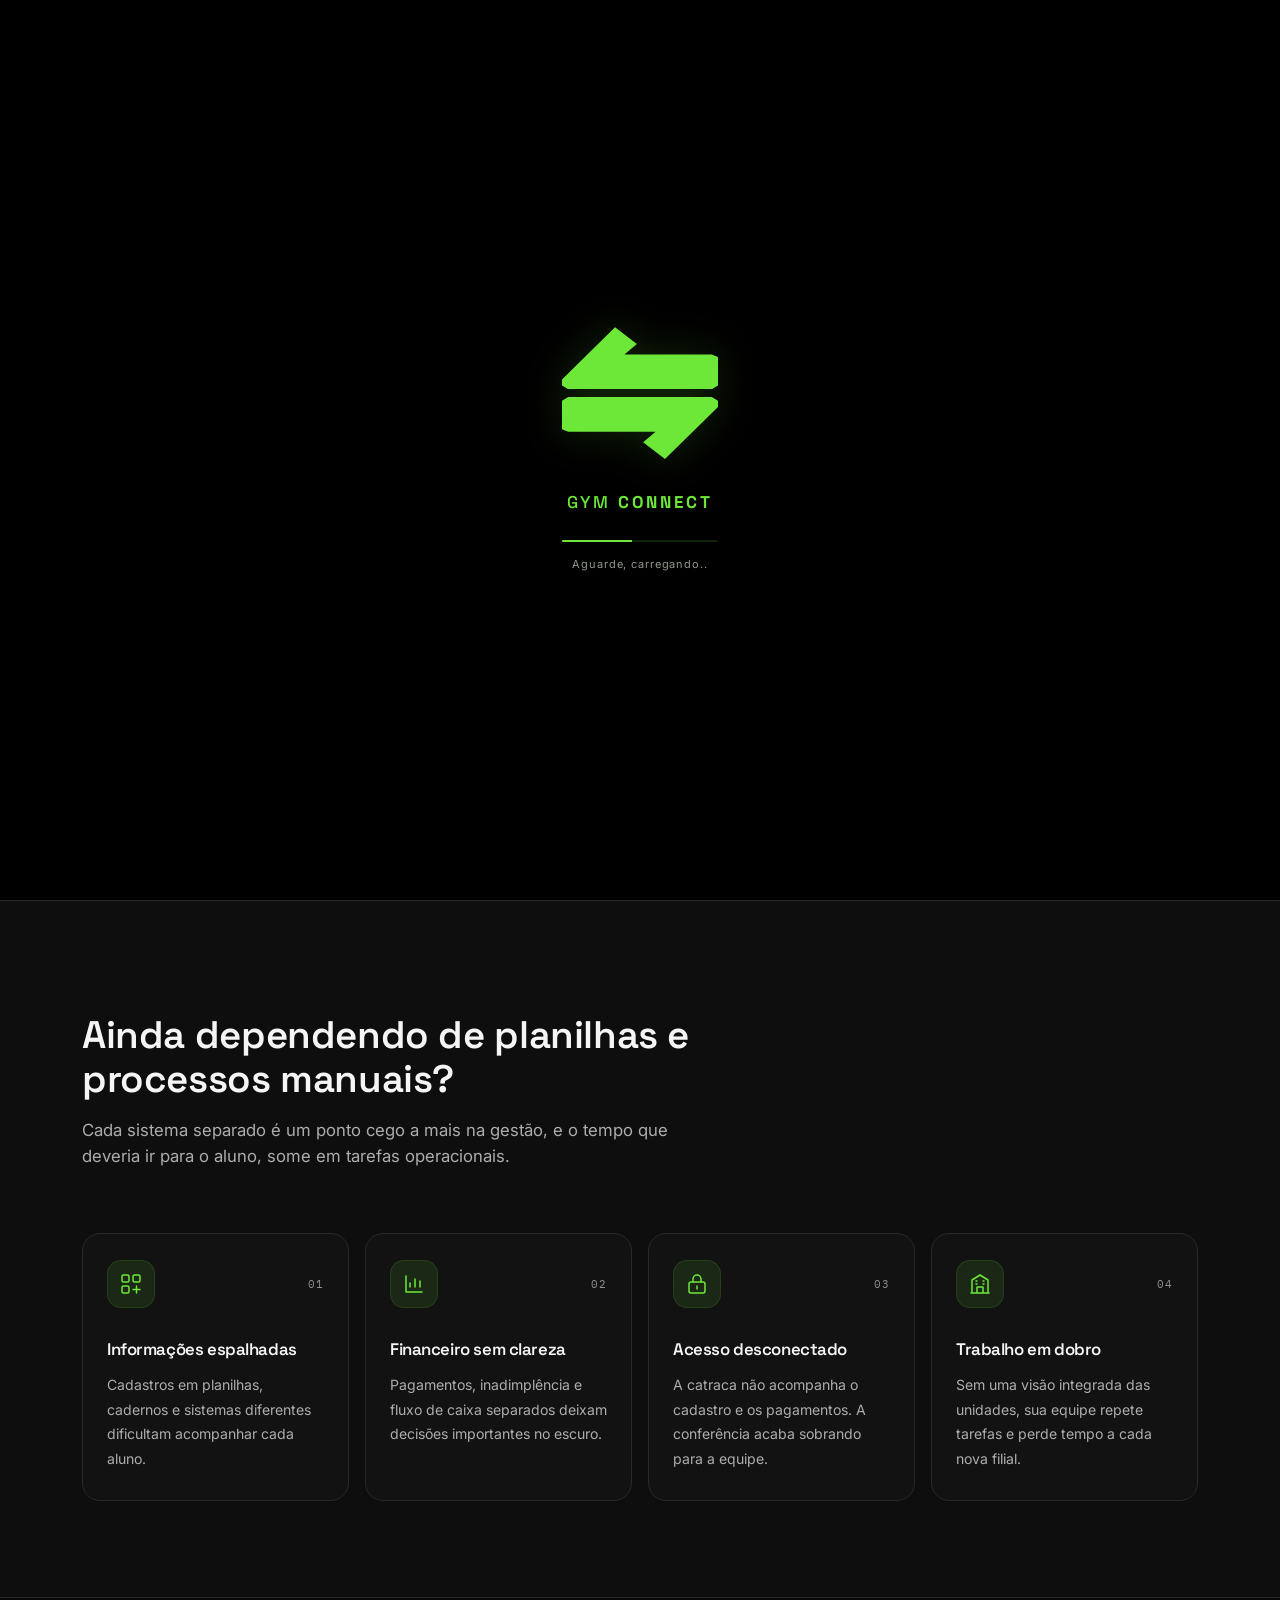
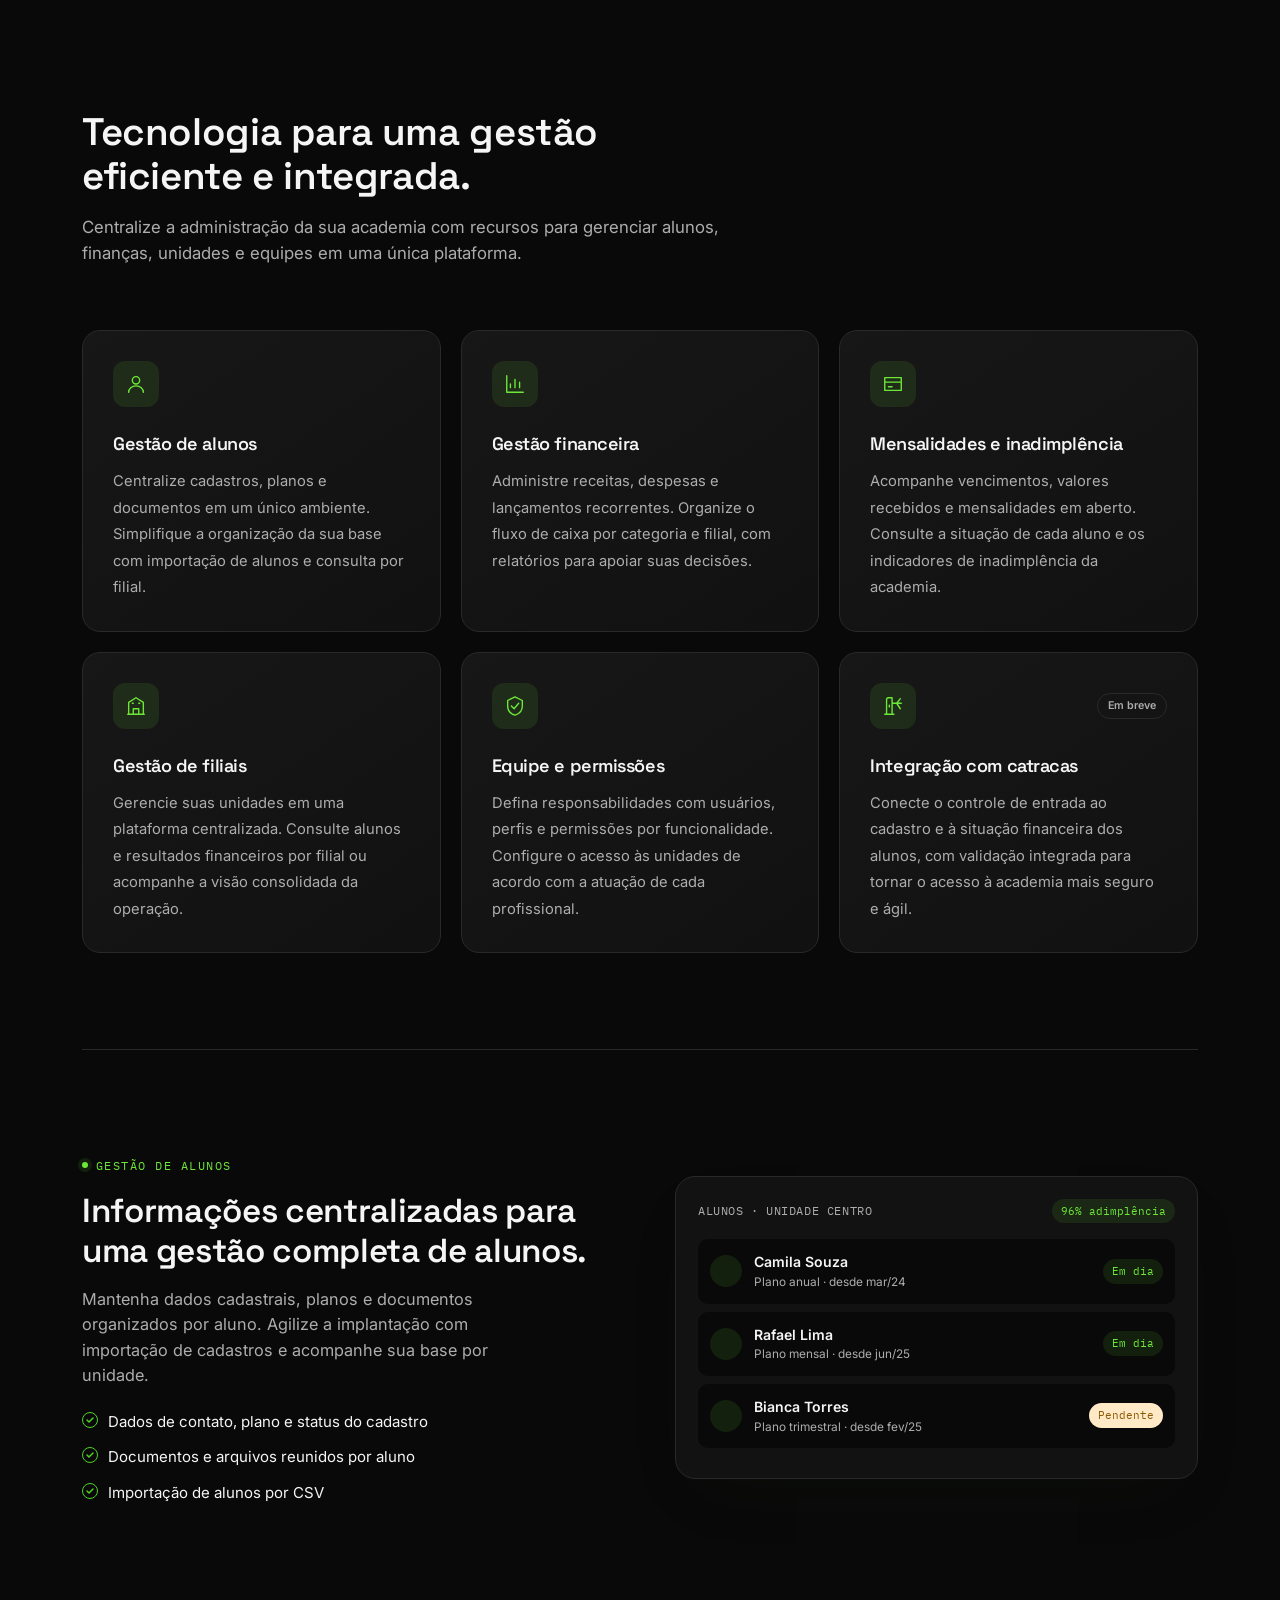
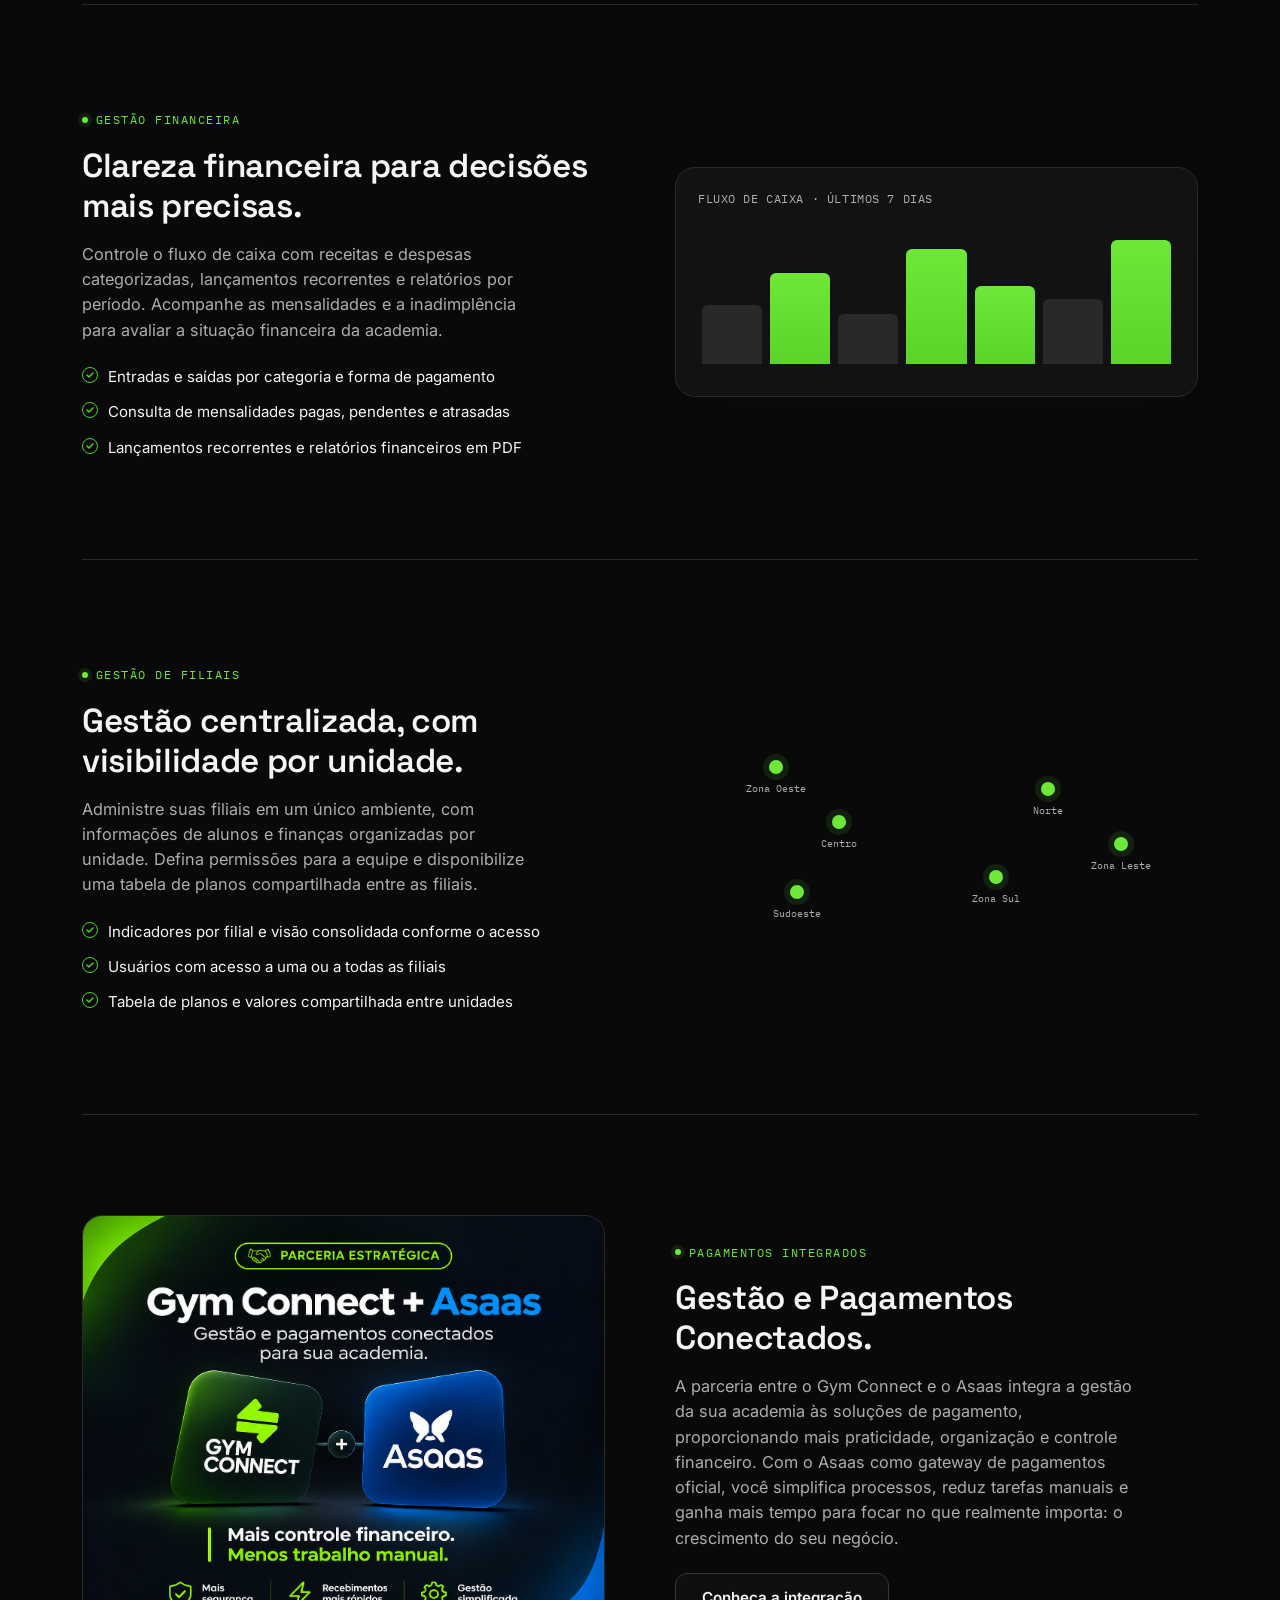
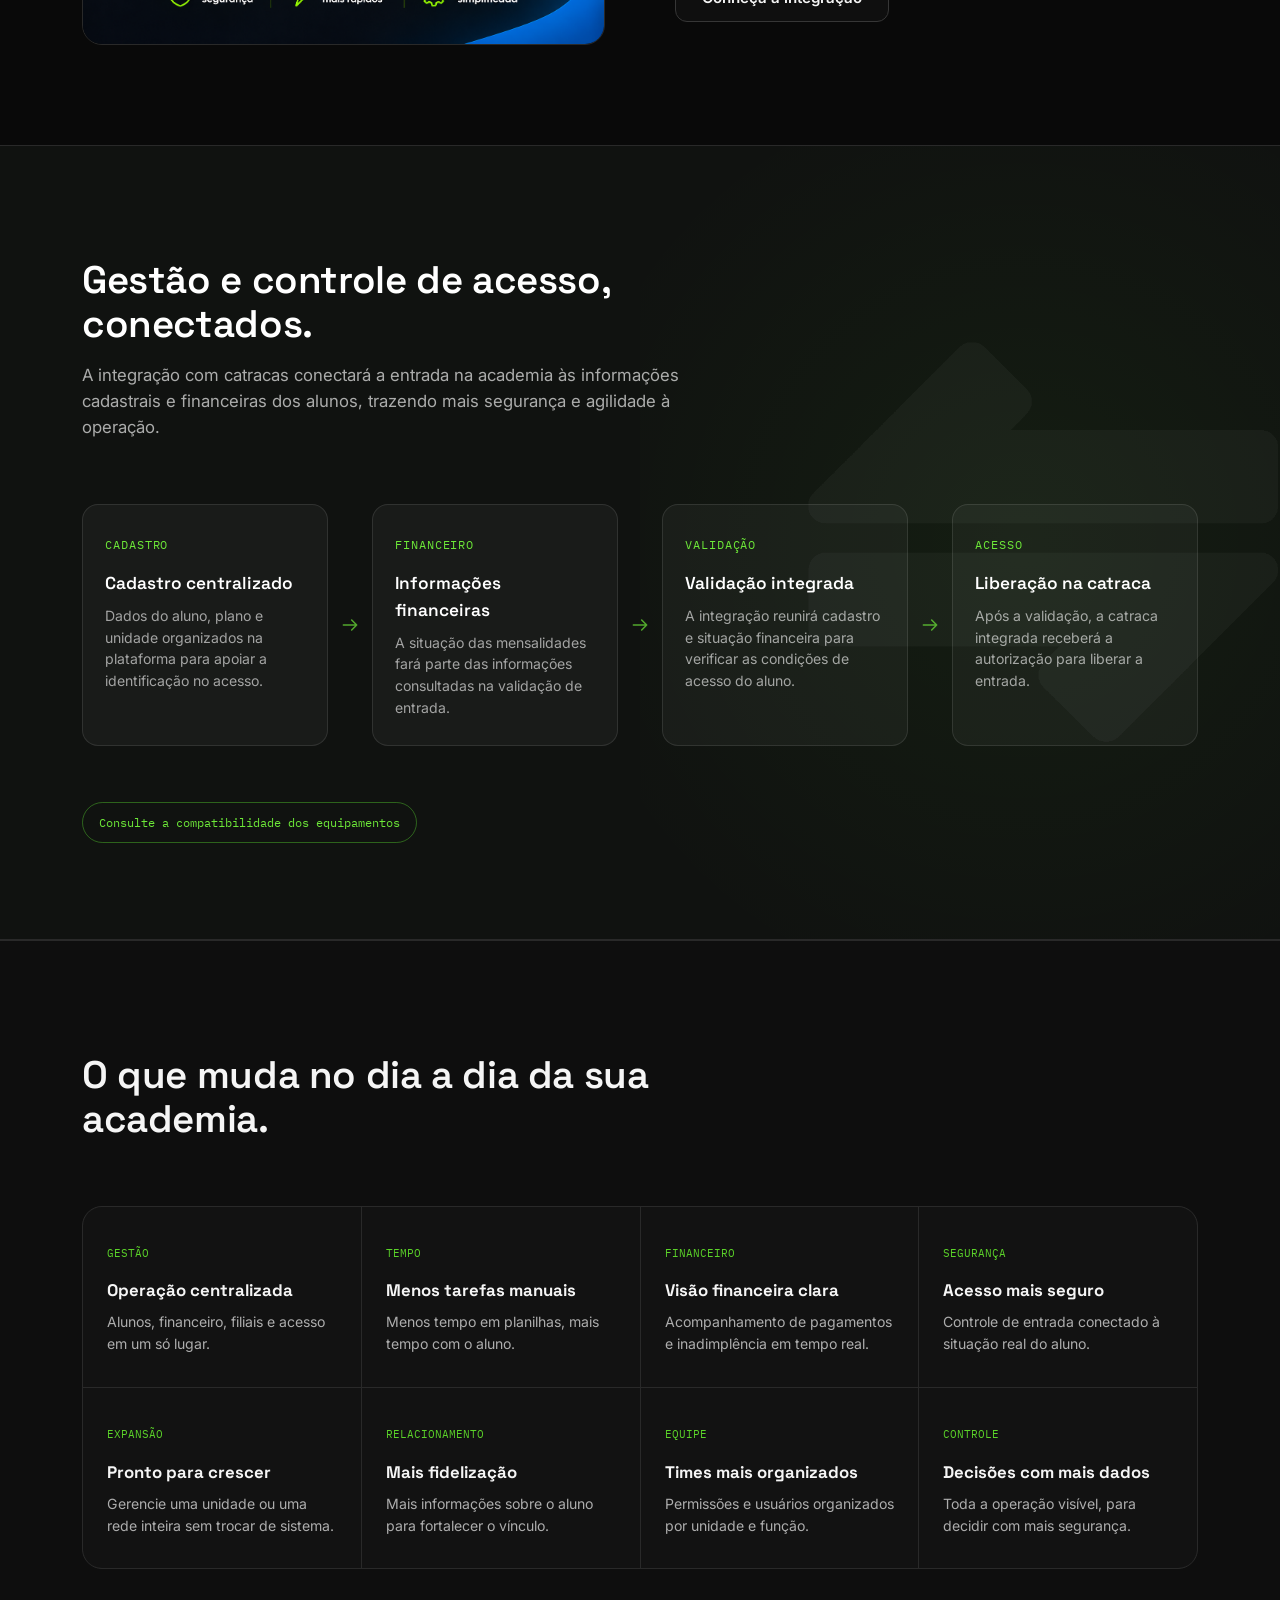
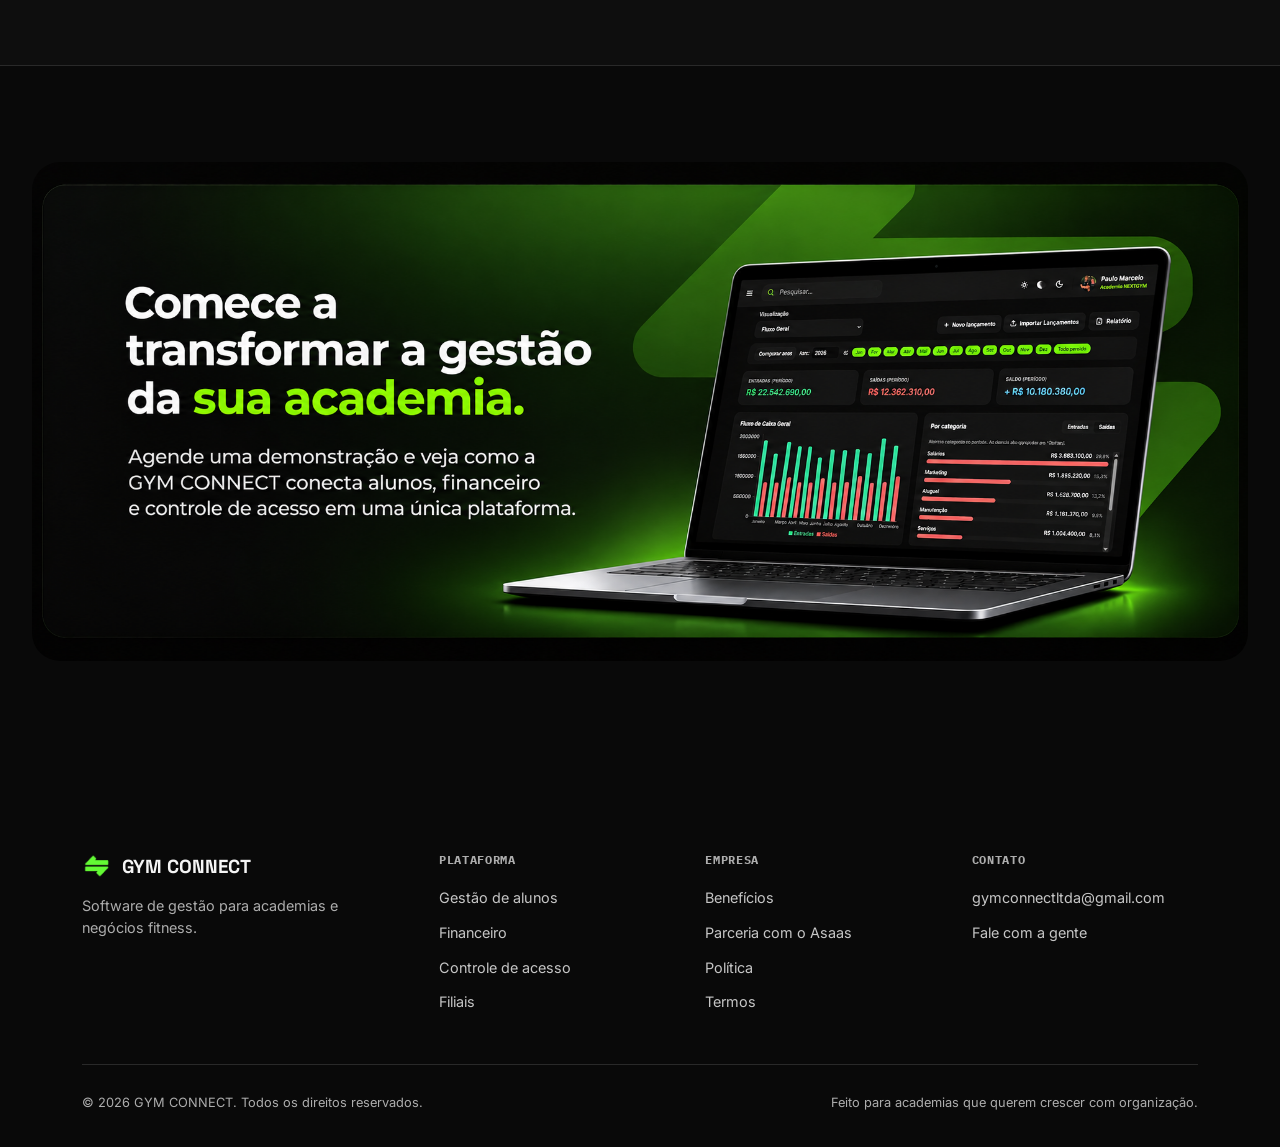
<file: index.html>
<!doctype html>
<html lang="pt-BR">
  <head>
    <meta charset="UTF-8" />
    <script>
      document.documentElement.classList.add("is-loading");
      window.gymLoaderStarted = Date.now();
      window.gymLoaderFallback = setTimeout(function () {
        document.documentElement.classList.remove("is-loading");
      }, 6500);
    </script>
    <link rel="icon" type="image/webp" href="./assets/img/logo.webp" />
    <meta name="viewport" content="width=device-width, initial-scale=1.0" />
    <title>GYM CONNECT — Sua academia conectada, do cadastro à catraca</title>
    <meta
      name="description"
      content="GYM CONNECT é o software de gestão que centraliza alunos, financeiro, filiais e controle de acesso da sua academia em uma única plataforma."
    />
    <meta
      property="og:title"
      content="GYM CONNECT — Software de gestão para academias"
    />
    <meta
      property="og:description"
      content="Centralize alunos, financeiro, filiais e controle de acesso por catraca em uma única plataforma."
    />
    <meta property="og:type" content="website" />
    <link rel="preconnect" href="https://fonts.googleapis.com" />
    <link rel="preconnect" href="https://fonts.gstatic.com" crossorigin />
    <link
      href="https://fonts.googleapis.com/css2?family=Space+Grotesk:wght@500;600;700&family=Inter:wght@400;500;600;700&family=IBM+Plex+Mono:wght@500&display=swap"
      rel="stylesheet"
    />
    <link rel="preload" as="image" href="./assets/img/login-gym.png" />
    <link rel="stylesheet" href="./assets/css/style.css" />
  </head>
  <body>
    <div
      class="preloader"
      id="preloader"
      role="status"
      aria-label="Carregando Gym Connect"
    >
      <div class="preloader-inner" aria-hidden="true">
        <div class="preloader-mark">
          <span class="preloader-arrow preloader-arrow-top"></span>
          <span class="preloader-arrow preloader-arrow-bottom"></span>
        </div>
        <span class="preloader-name">GYM <strong>CONNECT</strong></span>
        <div class="preloader-track"><span></span></div>
        <span class="preloader-caption">Aguarde, carregando..</span>
      </div>
    </div>
    <!-- Checkpoint rail -->
    <nav class="rail" aria-hidden="true">
      <div class="rail-node active" data-label="hero" data-target="hero"></div>
      <div class="rail-line"></div>
      <div class="rail-node" data-label="dores" data-target="problem"></div>
      <div class="rail-line"></div>
      <div class="rail-node" data-label="módulos" data-target="features"></div>
      <div class="rail-line"></div>
      <div class="rail-node" data-label="acesso" data-target="access"></div>
      <div class="rail-line"></div>
      <div
        class="rail-node"
        data-label="benefícios"
        data-target="benefits"
      ></div>
      <div class="rail-line"></div>
      <div class="rail-node" data-label="contato" data-target="cta-final"></div>
    </nav>

    <header class="nav" id="siteNav">
      <div class="wrap nav-inner">
        <a href="#hero" class="logo"
          ><span class="logo-mark"
            ><img src="assets/img/logo.webp" alt="GYM CONNECT" /></span
          ><span class="logo-text">GYM CONNECT</span></a
        >
        <div class="nav-links">
          <a href="#hero">Home</a>
          <a href="#features">Funcionalidades</a>
          <a href="#partnership">Parcerias</a>
          <a href="#access">Controle de acesso</a>
          <a href="#benefits">Benefícios</a>
        </div>
        <!-- <div class="nav-cta">
          <a href="" class="nav-link-plain"
            >Entrar</a
          >
          <span class="nav-cta-sep">|</span>
          <a href="" class="nav-link-accent"
            >Criar uma conta</a
          >
        </div> -->
        <button class="nav-toggle" id="navToggle" aria-label="Abrir menu">
          <span></span><span></span><span></span>
        </button>
      </div>
    </header>

    <div class="mobile-menu" id="mobileMenu">
      <button class="mobile-close" id="mobileClose" aria-label="Fechar menu">
        ×
      </button>
      <a href="#hero">Home</a>
      <a href="#features">Funcionalidades</a>
      <a href="#partnership">Parcerias</a>
      <a href="#access">Controle de acesso</a>
      <a href="#benefits">Benefícios</a>
      <div class="mobile-auth">
        <a href="#" class="nav-link-plain">Entrar</a>
        <a href="https://app.gymconect.com.br/login" class="btn btn-primary"
          >Criar uma conta</a
        >
      </div>
    </div>

    <main>
      <!-- HERO -->
      <section class="hero" id="hero">
        <div class="wrap hero-inner">
          <div class="hero-copy">
            <h1>
              Sua gestão mais <span class="hl">simples.</span><br />
              Seu negócio mais <span class="hl">forte.</span>
            </h1>
            <p class="lead">
              Otimizamos a gestão da sua academia, simplificando o controle de
              pagamentos e fortalecendo a sua conexão com os seus clientes.
            </p>
            <div class="hero-ctas">
              <button type="button" class="btn btn-primary js-open-demo-modal">
                Agende uma demonstração
                <svg width="16" height="16" viewBox="0 0 16 16" fill="none">
                  <path
                    d="M3 8h10M9 4l4 4-4 4"
                    stroke="currentColor"
                    stroke-width="1.6"
                    stroke-linecap="round"
                    stroke-linejoin="round"
                  />
                </svg>
              </button>
              <a href="#features" class="btn btn-ghost">Conheça a plataforma</a>
            </div>
          </div>
        </div>
      </section>

      <!-- PROBLEMA -->
      <section class="section problem" id="problem">
        <div class="wrap">
          <div class="section-head reveal">
            <h2>Ainda dependendo de planilhas e processos manuais?</h2>
            <p>
              Cada sistema separado é um ponto cego a mais na gestão, e o tempo
              que deveria ir para o aluno, some em tarefas operacionais.
            </p>
          </div>
          <div class="problem-grid reveal">
            <article class="problem-cell">
              <div class="problem-card-top">
                <span class="problem-icon">
                  <svg
                    class="pi"
                    viewBox="0 0 24 24"
                    fill="none"
                    stroke="currentColor"
                    stroke-width="1.5"
                    stroke-linecap="round"
                    stroke-linejoin="round"
                    aria-hidden="true"
                  >
                    <rect x="3" y="3" width="7" height="7" rx="1.5" />
                    <rect x="14" y="3" width="7" height="7" rx="1.5" />
                    <rect x="3" y="14" width="7" height="7" rx="1.5" />
                    <path d="M14 17.5h7M17.5 14v7" />
                  </svg>
                </span>
                <span class="problem-index" aria-hidden="true">01</span>
              </div>
              <h3>Informações espalhadas</h3>
              <p>
                Cadastros em planilhas, cadernos e sistemas diferentes
                dificultam acompanhar cada aluno.
              </p>
            </article>
            <article class="problem-cell">
              <div class="problem-card-top">
                <span class="problem-icon">
                  <svg
                    class="pi"
                    viewBox="0 0 24 24"
                    fill="none"
                    stroke="currentColor"
                    stroke-width="1.5"
                    stroke-linecap="round"
                    stroke-linejoin="round"
                    aria-hidden="true"
                  >
                    <path d="M4 4v16h16M8 15v-4m5 4V7m5 8v-6" />
                  </svg>
                </span>
                <span class="problem-index" aria-hidden="true">02</span>
              </div>
              <h3>Financeiro sem clareza</h3>
              <p>
                Pagamentos, inadimplência e fluxo de caixa separados deixam
                decisões importantes no escuro.
              </p>
            </article>
            <article class="problem-cell">
              <div class="problem-card-top">
                <span class="problem-icon">
                  <svg
                    class="pi"
                    viewBox="0 0 24 24"
                    fill="none"
                    stroke="currentColor"
                    stroke-width="1.5"
                    stroke-linecap="round"
                    stroke-linejoin="round"
                    aria-hidden="true"
                  >
                    <rect x="4" y="10" width="16" height="11" rx="2" />
                    <path d="M8 10V7a4 4 0 0 1 8 0v3M12 14v3" />
                  </svg>
                </span>
                <span class="problem-index" aria-hidden="true">03</span>
              </div>
              <h3>Acesso desconectado</h3>
              <p>
                A catraca não acompanha o cadastro e os pagamentos. A
                conferência acaba sobrando para a equipe.
              </p>
            </article>
            <article class="problem-cell">
              <div class="problem-card-top">
                <span class="problem-icon">
                  <svg
                    class="pi"
                    viewBox="0 0 24 24"
                    fill="none"
                    stroke="currentColor"
                    stroke-width="1.5"
                    stroke-linecap="round"
                    stroke-linejoin="round"
                    aria-hidden="true"
                  >
                    <path
                      d="M3 21h18M4 21V8l8-5 8 5v13M9 21v-6h6v6M8 9h1m6 0h1M8 12h1m6 0h1"
                    />
                  </svg>
                </span>
                <span class="problem-index" aria-hidden="true">04</span>
              </div>
              <h3>Trabalho em dobro</h3>
              <p>
                Sem uma visão integrada das unidades, sua equipe repete tarefas
                e perde tempo a cada nova filial.
              </p>
            </article>
          </div>
        </div>
      </section>

      <!-- <div class="bridge wrap reveal">
        <p>
          A GYM CONNECT existe para resolver isso:
          <span class="lime">um único sistema</span> conectando pessoas, gestão,
          pagamentos e acesso.
        </p>
      </div> -->

      <!-- FUNCIONALIDADES -->
      <section class="section" id="features">
        <div class="wrap">
          <div class="section-head reveal">
            <h2>Tecnologia para uma gestão eficiente e integrada.</h2>
            <p>
              Centralize a administração da sua academia com recursos para
              gerenciar alunos, finanças, unidades e equipes em uma única
              plataforma.
            </p>
          </div>

          <div class="features-grid reveal">
            <article class="feat">
              <div class="feature-top">
                <div class="feat-icon">
                  <svg
                    width="22"
                    height="22"
                    viewBox="0 0 24 24"
                    fill="none"
                    stroke="currentColor"
                    stroke-width="1.5"
                    stroke-linecap="round"
                    stroke-linejoin="round"
                    aria-hidden="true"
                  >
                    <path
                      d="M12 12a4 4 0 1 0 0-8 4 4 0 0 0 0 8zM4 21c0-4 3.5-7 8-7s8 3 8 7"
                    />
                  </svg>
                </div>
              </div>
              <h3>Gestão de alunos</h3>
              <p>
                Centralize cadastros, planos e documentos em um único ambiente.
                Simplifique a organização da sua base com importação de alunos e
                consulta por filial.
              </p>
            </article>

            <article class="feat">
              <div class="feature-top">
                <div class="feat-icon">
                  <svg
                    width="22"
                    height="22"
                    viewBox="0 0 24 24"
                    fill="none"
                    stroke="currentColor"
                    stroke-width="1.5"
                    stroke-linecap="round"
                    stroke-linejoin="round"
                    aria-hidden="true"
                  >
                    <path d="M3 3v18h18M7 16v-4m5 4V7m5 9v-6" />
                  </svg>
                </div>
              </div>
              <h3>Gestão financeira</h3>
              <p>
                Administre receitas, despesas e lançamentos recorrentes.
                Organize o fluxo de caixa por categoria e filial, com relatórios
                para apoiar suas decisões.
              </p>
            </article>

            <article class="feat">
              <div class="feature-top">
                <div class="feat-icon">
                  <svg
                    width="22"
                    height="22"
                    viewBox="0 0 24 24"
                    fill="none"
                    stroke="currentColor"
                    stroke-width="1.5"
                    stroke-linecap="round"
                    stroke-linejoin="round"
                    aria-hidden="true"
                  >
                    <path d="M3 5h18v14H3V5zM3 10h18M7 15h4" />
                  </svg>
                </div>
              </div>
              <h3>Mensalidades e inadimplência</h3>
              <p>
                Acompanhe vencimentos, valores recebidos e mensalidades em
                aberto. Consulte a situação de cada aluno e os indicadores de
                inadimplência da academia.
              </p>
            </article>

            <article class="feat">
              <div class="feature-top">
                <div class="feat-icon">
                  <svg
                    width="22"
                    height="22"
                    viewBox="0 0 24 24"
                    fill="none"
                    stroke="currentColor"
                    stroke-width="1.5"
                    stroke-linecap="round"
                    stroke-linejoin="round"
                    aria-hidden="true"
                  >
                    <path
                      d="M3 21h18M4 21V8l8-5 8 5v13M9 21v-6h6v6M8 9h1m6 0h1"
                    />
                  </svg>
                </div>
              </div>
              <h3>Gestão de filiais</h3>
              <p>
                Gerencie suas unidades em uma plataforma centralizada. Consulte
                alunos e resultados financeiros por filial ou acompanhe a visão
                consolidada da operação.
              </p>
            </article>

            <article class="feat">
              <div class="feature-top">
                <div class="feat-icon">
                  <svg
                    width="22"
                    height="22"
                    viewBox="0 0 24 24"
                    fill="none"
                    stroke="currentColor"
                    stroke-width="1.5"
                    stroke-linecap="round"
                    stroke-linejoin="round"
                    aria-hidden="true"
                  >
                    <path
                      d="M12 2l8 4v6c0 5-3.4 8.6-8 10-4.6-1.4-8-5-8-10V6l8-4zM8 12l3 3 5-6"
                    />
                  </svg>
                </div>
              </div>
              <h3>Equipe e permissões</h3>
              <p>
                Defina responsabilidades com usuários, perfis e permissões por
                funcionalidade. Configure o acesso às unidades de acordo com a
                atuação de cada profissional.
              </p>
            </article>

            <article class="feat">
              <div class="feature-top">
                <div class="feat-icon">
                  <svg
                    width="22"
                    height="22"
                    viewBox="0 0 24 24"
                    fill="none"
                    stroke="currentColor"
                    stroke-width="1.5"
                    stroke-linecap="round"
                    stroke-linejoin="round"
                    aria-hidden="true"
                  >
                    <path
                      d="M5 21V5a2 2 0 0 1 2-2h4v18M3 21h10M11 9h10M16 9l4 6M16 9l4-5M8 11v2"
                    />
                  </svg>
                </div>
                <span class="feature-status">Em breve</span>
              </div>
              <h3>Integração com catracas</h3>
              <p>
                Conecte o controle de entrada ao cadastro e à situação
                financeira dos alunos, com validação integrada para tornar o
                acesso à academia mais seguro e ágil.
              </p>
            </article>
          </div>
        </div>
      </section>

      <!-- DETALHE: ALUNOS -->
      <section class="wrap">
        <div class="detail-row reveal">
          <div class="detail-copy">
            <span class="eyebrow">Gestão de alunos</span>
            <h3>
              Informações centralizadas para uma gestão completa de alunos.
            </h3>
            <p>
              Mantenha dados cadastrais, planos e documentos organizados por
              aluno. Agilize a implantação com importação de cadastros e
              acompanhe sua base por unidade.
            </p>
            <ul>
              <li>
                <svg width="16" height="16" viewBox="0 0 16 16" fill="none">
                  <circle cx="8" cy="8" r="7.5" stroke="#4FD227" />
                  <path
                    d="M5 8l2 2 4-4"
                    stroke="#4FD227"
                    stroke-width="1.5"
                    stroke-linecap="round"
                    stroke-linejoin="round"
                  />
                </svg>
                Dados de contato, plano e status do cadastro
              </li>
              <li>
                <svg width="16" height="16" viewBox="0 0 16 16" fill="none">
                  <circle cx="8" cy="8" r="7.5" stroke="#4FD227" />
                  <path
                    d="M5 8l2 2 4-4"
                    stroke="#4FD227"
                    stroke-width="1.5"
                    stroke-linecap="round"
                    stroke-linejoin="round"
                  />
                </svg>
                Documentos e arquivos reunidos por aluno
              </li>
              <li>
                <svg width="16" height="16" viewBox="0 0 16 16" fill="none">
                  <circle cx="8" cy="8" r="7.5" stroke="#4FD227" />
                  <path
                    d="M5 8l2 2 4-4"
                    stroke="#4FD227"
                    stroke-width="1.5"
                    stroke-linecap="round"
                    stroke-linejoin="round"
                  />
                </svg>
                Importação de alunos por CSV
              </li>
            </ul>
          </div>
          <div class="detail-visual">
            <div class="panel">
              <div class="panel-head">
                <span class="ptitle">Alunos · Unidade Centro</span
                ><span class="status ok">96% adimplência</span>
              </div>
              <div class="row-item">
                <div class="avatar"></div>
                <div class="rt">
                  <div class="rname">Camila Souza</div>
                  <div class="rsub">Plano anual · desde mar/24</div>
                </div>
                <span class="status ok">Em dia</span>
              </div>
              <div class="row-item">
                <div class="avatar"></div>
                <div class="rt">
                  <div class="rname">Rafael Lima</div>
                  <div class="rsub">Plano mensal · desde jun/25</div>
                </div>
                <span class="status ok">Em dia</span>
              </div>
              <div class="row-item">
                <div class="avatar"></div>
                <div class="rt">
                  <div class="rname">Bianca Torres</div>
                  <div class="rsub">Plano trimestral · desde fev/25</div>
                </div>
                <span class="status warn">Pendente</span>
              </div>
            </div>
          </div>
        </div>

        <!-- DETALHE: FINANCEIRO -->
        <div class="detail-row rev reveal">
          <div class="detail-copy">
            <span class="eyebrow">Gestão financeira</span>
            <h3>Clareza financeira para decisões mais precisas.</h3>
            <p>
              Controle o fluxo de caixa com receitas e despesas categorizadas,
              lançamentos recorrentes e relatórios por período. Acompanhe as
              mensalidades e a inadimplência para avaliar a situação financeira
              da academia.
            </p>
            <ul>
              <li>
                <svg width="16" height="16" viewBox="0 0 16 16" fill="none">
                  <circle cx="8" cy="8" r="7.5" stroke="#4FD227" />
                  <path
                    d="M5 8l2 2 4-4"
                    stroke="#4FD227"
                    stroke-width="1.5"
                    stroke-linecap="round"
                    stroke-linejoin="round"
                  />
                </svg>
                Entradas e saídas por categoria e forma de pagamento
              </li>
              <li>
                <svg width="16" height="16" viewBox="0 0 16 16" fill="none">
                  <circle cx="8" cy="8" r="7.5" stroke="#4FD227" />
                  <path
                    d="M5 8l2 2 4-4"
                    stroke="#4FD227"
                    stroke-width="1.5"
                    stroke-linecap="round"
                    stroke-linejoin="round"
                  />
                </svg>
                Consulta de mensalidades pagas, pendentes e atrasadas
              </li>
              <li>
                <svg width="16" height="16" viewBox="0 0 16 16" fill="none">
                  <circle cx="8" cy="8" r="7.5" stroke="#4FD227" />
                  <path
                    d="M5 8l2 2 4-4"
                    stroke="#4FD227"
                    stroke-width="1.5"
                    stroke-linecap="round"
                    stroke-linejoin="round"
                  />
                </svg>
                Lançamentos recorrentes e relatórios financeiros em PDF
              </li>
            </ul>
          </div>
          <div class="detail-visual">
            <div class="panel">
              <div class="panel-head">
                <span class="ptitle">Fluxo de caixa · últimos 7 dias</span>
              </div>
              <div class="fin-graph">
                <div class="bar" style="height: 45%"></div>
                <div class="bar up" style="height: 70%"></div>
                <div class="bar" style="height: 38%"></div>
                <div class="bar up" style="height: 88%"></div>
                <div class="bar up" style="height: 60%"></div>
                <div class="bar" style="height: 50%"></div>
                <div class="bar up" style="height: 95%"></div>
              </div>
            </div>
          </div>
        </div>

        <!-- DETALHE: FILIAIS -->
        <div class="detail-row reveal">
          <div class="detail-copy">
            <span class="eyebrow">Gestão de filiais</span>
            <h3>Gestão centralizada, com visibilidade por unidade.</h3>
            <p>
              Administre suas filiais em um único ambiente, com informações de
              alunos e finanças organizadas por unidade. Defina permissões para
              a equipe e disponibilize uma tabela de planos compartilhada entre
              as filiais.
            </p>
            <ul>
              <li>
                <svg width="16" height="16" viewBox="0 0 16 16" fill="none">
                  <circle cx="8" cy="8" r="7.5" stroke="#4FD227" />
                  <path
                    d="M5 8l2 2 4-4"
                    stroke="#4FD227"
                    stroke-width="1.5"
                    stroke-linecap="round"
                    stroke-linejoin="round"
                  />
                </svg>
                Indicadores por filial e visão consolidada conforme o acesso
              </li>
              <li>
                <svg width="16" height="16" viewBox="0 0 16 16" fill="none">
                  <circle cx="8" cy="8" r="7.5" stroke="#4FD227" />
                  <path
                    d="M5 8l2 2 4-4"
                    stroke="#4FD227"
                    stroke-width="1.5"
                    stroke-linecap="round"
                    stroke-linejoin="round"
                  />
                </svg>
                Usuários com acesso a uma ou a todas as filiais
              </li>
              <li>
                <svg width="16" height="16" viewBox="0 0 16 16" fill="none">
                  <circle cx="8" cy="8" r="7.5" stroke="#4FD227" />
                  <path
                    d="M5 8l2 2 4-4"
                    stroke="#4FD227"
                    stroke-width="1.5"
                    stroke-linecap="round"
                    stroke-linejoin="round"
                  />
                </svg>
                Tabela de planos e valores compartilhada entre unidades
              </li>
            </ul>
          </div>
          <div class="detail-visual">
            <div class="branch-map">
              <div
                class="branch-pin"
                data-city="Centro"
                style="top: 40%; left: 30%"
              ></div>
              <div
                class="branch-pin"
                data-city="Zona Sul"
                style="top: 65%; left: 60%"
              ></div>
              <div
                class="branch-pin"
                data-city="Norte"
                style="top: 25%; left: 70%"
              ></div>
              <div
                class="branch-pin"
                data-city="Zona Leste"
                style="top: 50%; left: 84%"
              ></div>
              <div
                class="branch-pin"
                data-city="Zona Oeste"
                style="top: 15%; left: 18%"
              ></div>
              <div
                class="branch-pin"
                data-city="Sudoeste"
                style="top: 72%; left: 22%"
              ></div>
            </div>
          </div>
        </div>
        <!-- DETALHE: PAGAMENTOS ASAAS -->
        <div
          class="detail-row partnership reveal"
          id="partnership"
          aria-labelledby="partnership-title"
        >
          <div class="detail-visual">
            <img
              class="partnership-banner"
              src="./assets/img/parceria-asaas.png"
              alt="GYM CONNECT e Asaas. Parceria estratégica. Gestão inteligente. Financeiro conectado."
              width="1800"
              height="760"
              loading="lazy"
            />
          </div>
          <div class="detail-copy">
            <span class="eyebrow">Pagamentos integrados</span>

            <h3 id="partnership-title">Gestão e Pagamentos Conectados.</h3>
            <p>
              A parceria entre o Gym Connect e o Asaas integra a gestão da sua
              academia às soluções de pagamento, proporcionando mais
              praticidade, organização e controle financeiro. Com o Asaas como
              gateway de pagamentos oficial, você simplifica processos, reduz
              tarefas manuais e ganha mais tempo para focar no que realmente
              importa: o crescimento do seu negócio.
            </p>
            <button type="button" class="btn btn-ghost js-open-demo-modal">
              Conheça a integração
            </button>
          </div>
        </div>
      </section>

      <!-- CONTROLE DE ACESSO -->
      <section class="section access" id="access">
        <img
          class="watermark"
          src="assets/img/logo.webp"
          alt=""
          aria-hidden="true"
        />
        <div class="wrap access-inner">
          <div class="section-head reveal">
            <h2>Gestão e controle de acesso, conectados.</h2>
            <p>
              A integração com catracas conectará a entrada na academia às
              informações cadastrais e financeiras dos alunos, trazendo mais
              segurança e agilidade à operação.
            </p>
          </div>

          <div class="flow reveal">
            <div class="flow-step">
              <span class="fn">CADASTRO</span>
              <h4>Cadastro centralizado</h4>
              <p>
                Dados do aluno, plano e unidade organizados na plataforma para
                apoiar a identificação no acesso.
              </p>
            </div>
            <div class="flow-arrow">
              <svg width="20" height="20" viewBox="0 0 24 24" fill="none">
                <path
                  d="M4 12h16M14 6l6 6-6 6"
                  stroke="currentColor"
                  stroke-width="1.8"
                  stroke-linecap="round"
                  stroke-linejoin="round"
                />
              </svg>
            </div>
            <div class="flow-step">
              <span class="fn">FINANCEIRO</span>
              <h4>Informações financeiras</h4>
              <p>
                A situação das mensalidades fará parte das informações
                consultadas na validação de entrada.
              </p>
            </div>
            <div class="flow-arrow">
              <svg width="20" height="20" viewBox="0 0 24 24" fill="none">
                <path
                  d="M4 12h16M14 6l6 6-6 6"
                  stroke="currentColor"
                  stroke-width="1.8"
                  stroke-linecap="round"
                  stroke-linejoin="round"
                />
              </svg>
            </div>
            <div class="flow-step">
              <span class="fn">VALIDAÇÃO</span>
              <h4>Validação integrada</h4>
              <p>
                A integração reunirá cadastro e situação financeira para
                verificar as condições de acesso do aluno.
              </p>
            </div>
            <div class="flow-arrow">
              <svg width="20" height="20" viewBox="0 0 24 24" fill="none">
                <path
                  d="M4 12h16M14 6l6 6-6 6"
                  stroke="currentColor"
                  stroke-width="1.8"
                  stroke-linecap="round"
                  stroke-linejoin="round"
                />
              </svg>
            </div>
            <div class="flow-step">
              <span class="fn">ACESSO</span>
              <h4>Liberação na catraca</h4>
              <p>
                Após a validação, a catraca integrada receberá a autorização
                para liberar a entrada.
              </p>
            </div>
          </div>

          <span class="access-tag reveal"
            >Consulte a compatibilidade dos equipamentos</span
          >
        </div>
      </section>

      <!-- BENEFÍCIOS -->
      <section class="section benefits" id="benefits">
        <div class="wrap">
          <div class="section-head reveal">
            <h2>O que muda no dia a dia da sua academia.</h2>
          </div>
          <div class="benefit-grid reveal">
            <div class="benefit">
              <span class="bnum">GESTÃO</span>
              <h4>Operação centralizada</h4>
              <p>Alunos, financeiro, filiais e acesso em um só lugar.</p>
            </div>
            <div class="benefit">
              <span class="bnum">TEMPO</span>
              <h4>Menos tarefas manuais</h4>
              <p>Menos tempo em planilhas, mais tempo com o aluno.</p>
            </div>
            <div class="benefit">
              <span class="bnum">FINANCEIRO</span>
              <h4>Visão financeira clara</h4>
              <p>Acompanhamento de pagamentos e inadimplência em tempo real.</p>
            </div>
            <div class="benefit">
              <span class="bnum">SEGURANÇA</span>
              <h4>Acesso mais seguro</h4>
              <p>Controle de entrada conectado à situação real do aluno.</p>
            </div>
            <div class="benefit">
              <span class="bnum">EXPANSÃO</span>
              <h4>Pronto para crescer</h4>
              <p>
                Gerencie uma unidade ou uma rede inteira sem trocar de sistema.
              </p>
            </div>
            <div class="benefit">
              <span class="bnum">RELACIONAMENTO</span>
              <h4>Mais fidelização</h4>
              <p>Mais informações sobre o aluno para fortalecer o vínculo.</p>
            </div>
            <div class="benefit">
              <span class="bnum">EQUIPE</span>
              <h4>Times mais organizados</h4>
              <p>Permissões e usuários organizados por unidade e função.</p>
            </div>
            <div class="benefit">
              <span class="bnum">CONTROLE</span>
              <h4>Decisões com mais dados</h4>
              <p>Toda a operação visível, para decidir com mais segurança.</p>
            </div>
          </div>
        </div>
      </section>

      <!-- PROVA SOCIAL -->
      <!-- <section class="section proof" id="proof">
    <div class="wrap">
      <div class="section-head reveal" style="margin:0 auto 48px; text-align:center;">
        <span class="eyebrow">Confiança</span>
        <h2>Academias e redes que confiam na GYM CONNECT</h2>
      </div>
      <div class="proof-box reveal">
        <h3>Espaço reservado para clientes e depoimentos</h3>
        <p>Assim que tivermos cases, logos e depoimentos reais de academias parceiras, eles entram aqui.</p>
      </div>
    </div>
  </section> -->

      <!-- CTA FINAL -->
      <section class="section" id="cta-final" style="padding-bottom: 120px">
        <div class="final-cta final-cta-banner reveal">
          <img
            class="final-cta-image"
            src="./assets/img/gym-connect-banner.png"
            alt="Comece agora. Comece a transformar a gestão da sua academia. Agende uma demonstração e veja como a GYM CONNECT conecta alunos, financeiro e controle de acesso em uma única plataforma."
            width="1959"
            height="803"
            loading="lazy"
          />
          <!-- <div class="final-cta-inner">
            <div class="btns">
              <button type="button" class="btn btn-lime js-open-demo-modal">
                Agende uma demonstração
              </button>
              <a href="#" class="btn btn-outline-dark"
                >Quero conhecer o sistema</a
              >
            </div>
          </div> -->
        </div>
      </section>
    </main>

    <footer>
      <div class="wrap">
        <div class="foot-top">
          <div class="foot-brand">
            <a href="#hero" class="logo"
              ><span class="logo-mark"
                ><img src="assets/img/logo.webp" alt="GYM CONNECT" /></span
              ><span class="logo-text">GYM CONNECT</span></a
            >
            <p>Software de gestão para academias e negócios fitness.</p>
          </div>
          <div class="foot-col">
            <h5>Plataforma</h5>
            <ul>
              <li><a href="#features">Gestão de alunos</a></li>
              <li><a href="#features">Financeiro</a></li>
              <li><a href="#access">Controle de acesso</a></li>
              <li><a href="#features">Filiais</a></li>
            </ul>
          </div>
          <div class="foot-col">
            <h5>Empresa</h5>
            <ul>
              <li><a href="#benefits">Benefícios</a></li>
              <li><a href="#partnership">Parceria com o Asaas</a></li>
              <li><a href="./politica.html">Política</a></li>
              <li><a href="./termos.html">Termos</a></li>
            </ul>
          </div>
          <div class="foot-col">
            <h5>Contato</h5>
            <ul>
              <li>
                <a href="mailto:gymconnectltda@gmail.com"
                  >gymconnectltda@gmail.com</a
                >
              </li>
              <li><a href="#cta-final">Fale com a gente</a></li>
            </ul>
          </div>
        </div>
        <div class="foot-bottom">
          <span>© 2026 GYM CONNECT. Todos os direitos reservados.</span>
          <span>Feito para academias que querem crescer com organização.</span>
        </div>
      </div>
    </footer>

    <script src="./assets/js/script.js"></script>

    <!-- Modal: Agendar demonstração -->
    <div class="modal-overlay" id="demoModalOverlay">
      <div
        class="modal-box"
        role="dialog"
        aria-modal="true"
        aria-labelledby="demoModalTitle"
      >
        <button
          type="button"
          class="modal-close"
          id="demoModalClose"
          aria-label="Fechar"
        >
          ×
        </button>
        <span class="eyebrow">Agende sua demonstração</span>
        <h3 id="demoModalTitle">Vamos falar sobre a sua academia</h3>
        <p class="modal-sub">
          Preencha seus dados abaixo e nossa equipe entra em contato pelo
          WhatsApp para agendar sua demonstração.
        </p>

        <form id="demoForm" class="modal-form">
          <div class="field">
            <label for="demoName">Nome</label>
            <input
              type="text"
              id="demoName"
              name="nome"
              placeholder="Seu nome completo"
              autocomplete="name"
              required
            />
          </div>
          <div class="field">
            <label for="demoWhats">WhatsApp</label>
            <input
              type="tel"
              id="demoWhats"
              name="whatsapp"
              placeholder="(00) 00000-0000"
              autocomplete="tel"
              required
            />
          </div>
          <button type="submit" class="btn btn-primary modal-submit">
            Enviar
            <svg width="16" height="16" viewBox="0 0 16 16" fill="none">
              <path
                d="M3 8h10M9 4l4 4-4 4"
                stroke="currentColor"
                stroke-width="1.6"
                stroke-linecap="round"
                stroke-linejoin="round"
              />
            </svg>
          </button>
        </form>

        <div class="modal-success" id="demoSuccess" hidden>
          <svg width="42" height="42" viewBox="0 0 24 24" fill="none">
            <circle
              cx="12"
              cy="12"
              r="11"
              stroke="#4FD227"
              stroke-width="1.5"
            />
            <path
              d="M7 12l3 3 7-7"
              stroke="#4FD227"
              stroke-width="1.8"
              stroke-linecap="round"
              stroke-linejoin="round"
            />
          </svg>
          <h4>Recebemos seus dados!</h4>
          <p>
            Nossa equipe vai chamar você no WhatsApp em breve para agendar a
            demonstração.
          </p>
        </div>
      </div>
    </div>

    <script>
      (function () {
        var triggers = document.querySelectorAll(".js-open-demo-modal");
        var overlay = document.getElementById("demoModalOverlay");
        var closeBtn = document.getElementById("demoModalClose");
        var form = document.getElementById("demoForm");
        var successBox = document.getElementById("demoSuccess");
        if (!overlay) return;

        function openModal(e) {
          if (e) e.preventDefault();
          overlay.classList.add("open");
          document.body.classList.add("modal-open");
          form.hidden = false;
          successBox.hidden = true;
          var firstInput = document.getElementById("demoName");
          setTimeout(function () {
            if (firstInput) firstInput.focus();
          }, 250);
        }

        function closeModal() {
          overlay.classList.remove("open");
          document.body.classList.remove("modal-open");
        }

        triggers.forEach(function (t) {
          t.addEventListener("click", openModal);
        });
        closeBtn.addEventListener("click", closeModal);
        overlay.addEventListener("click", function (e) {
          if (e.target === overlay) closeModal();
        });
        document.addEventListener("keydown", function (e) {
          if (e.key === "Escape" && overlay.classList.contains("open"))
            closeModal();
        });

        // Máscara do WhatsApp: (00) 00000-0000 (celular) ou (00) 0000-0000 (fixo)
        var whatsInput = document.getElementById("demoWhats");
        if (whatsInput) {
          whatsInput.addEventListener("input", function () {
            var digits = whatsInput.value.replace(/\D/g, "").slice(0, 11);
            var out = digits;
            if (digits.length > 0) out = "(" + digits.substring(0, 2);
            if (digits.length >= 3)
              out += ") " + digits.substring(2, digits.length <= 10 ? 6 : 7);
            if (digits.length > 6 && digits.length <= 10)
              out += "-" + digits.substring(6, 10);
            if (digits.length > 7 && digits.length > 10)
              out += "-" + digits.substring(7, 11);
            whatsInput.value = out;
          });
        }

        var closeTimer = null;

        form.addEventListener("submit", function (e) {
          e.preventDefault();
          // TODO: integrar este envio com seu backend / CRM / webhook para receber nome e whatsapp
          form.hidden = true;
          successBox.hidden = false;
          form.reset();
          closeTimer = setTimeout(closeModal, 2200);
        });

        // Se o usuário fechar manualmente enquanto a mensagem de sucesso ainda está visível, cancela o fechamento automático
        closeBtn.addEventListener("click", function () {
          if (closeTimer) clearTimeout(closeTimer);
        });
        overlay.addEventListener("click", function (e) {
          if (e.target === overlay && closeTimer) clearTimeout(closeTimer);
        });
      })();
    </script>
  </body>
</html>
</file>
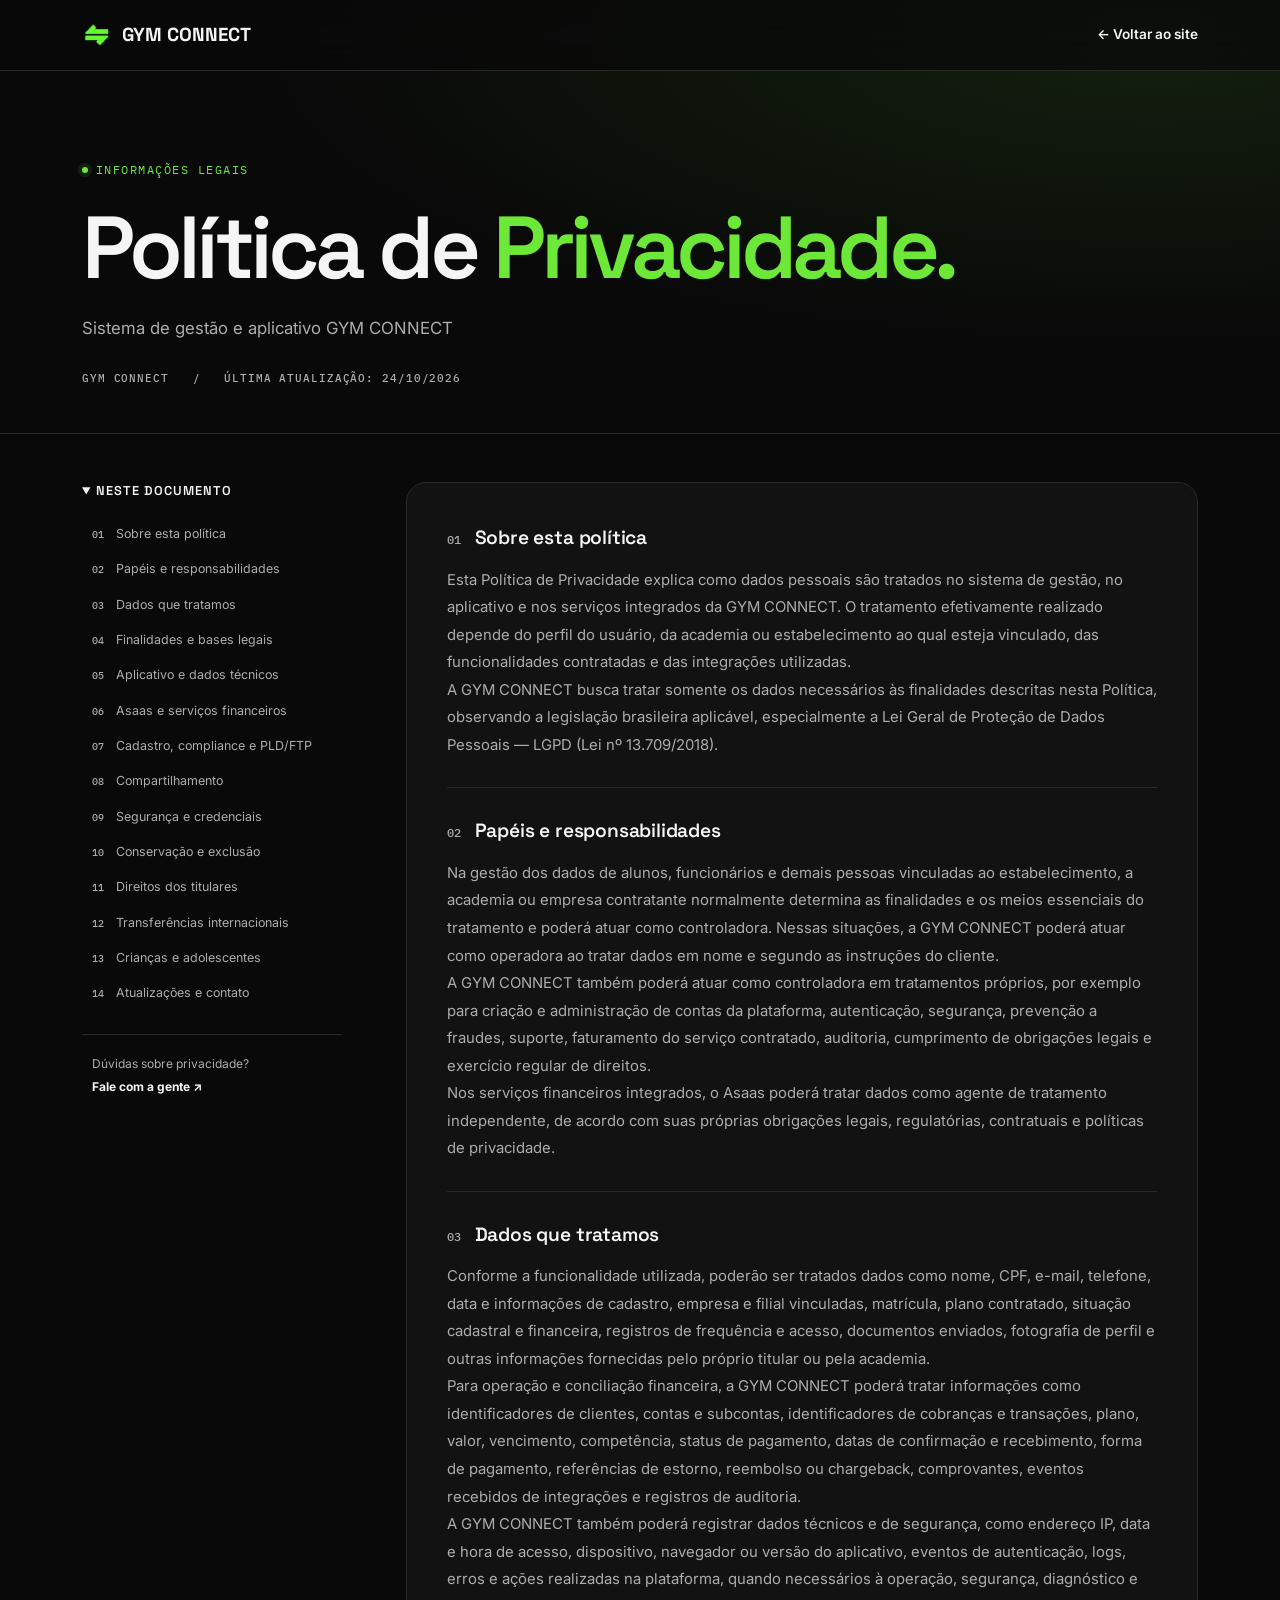
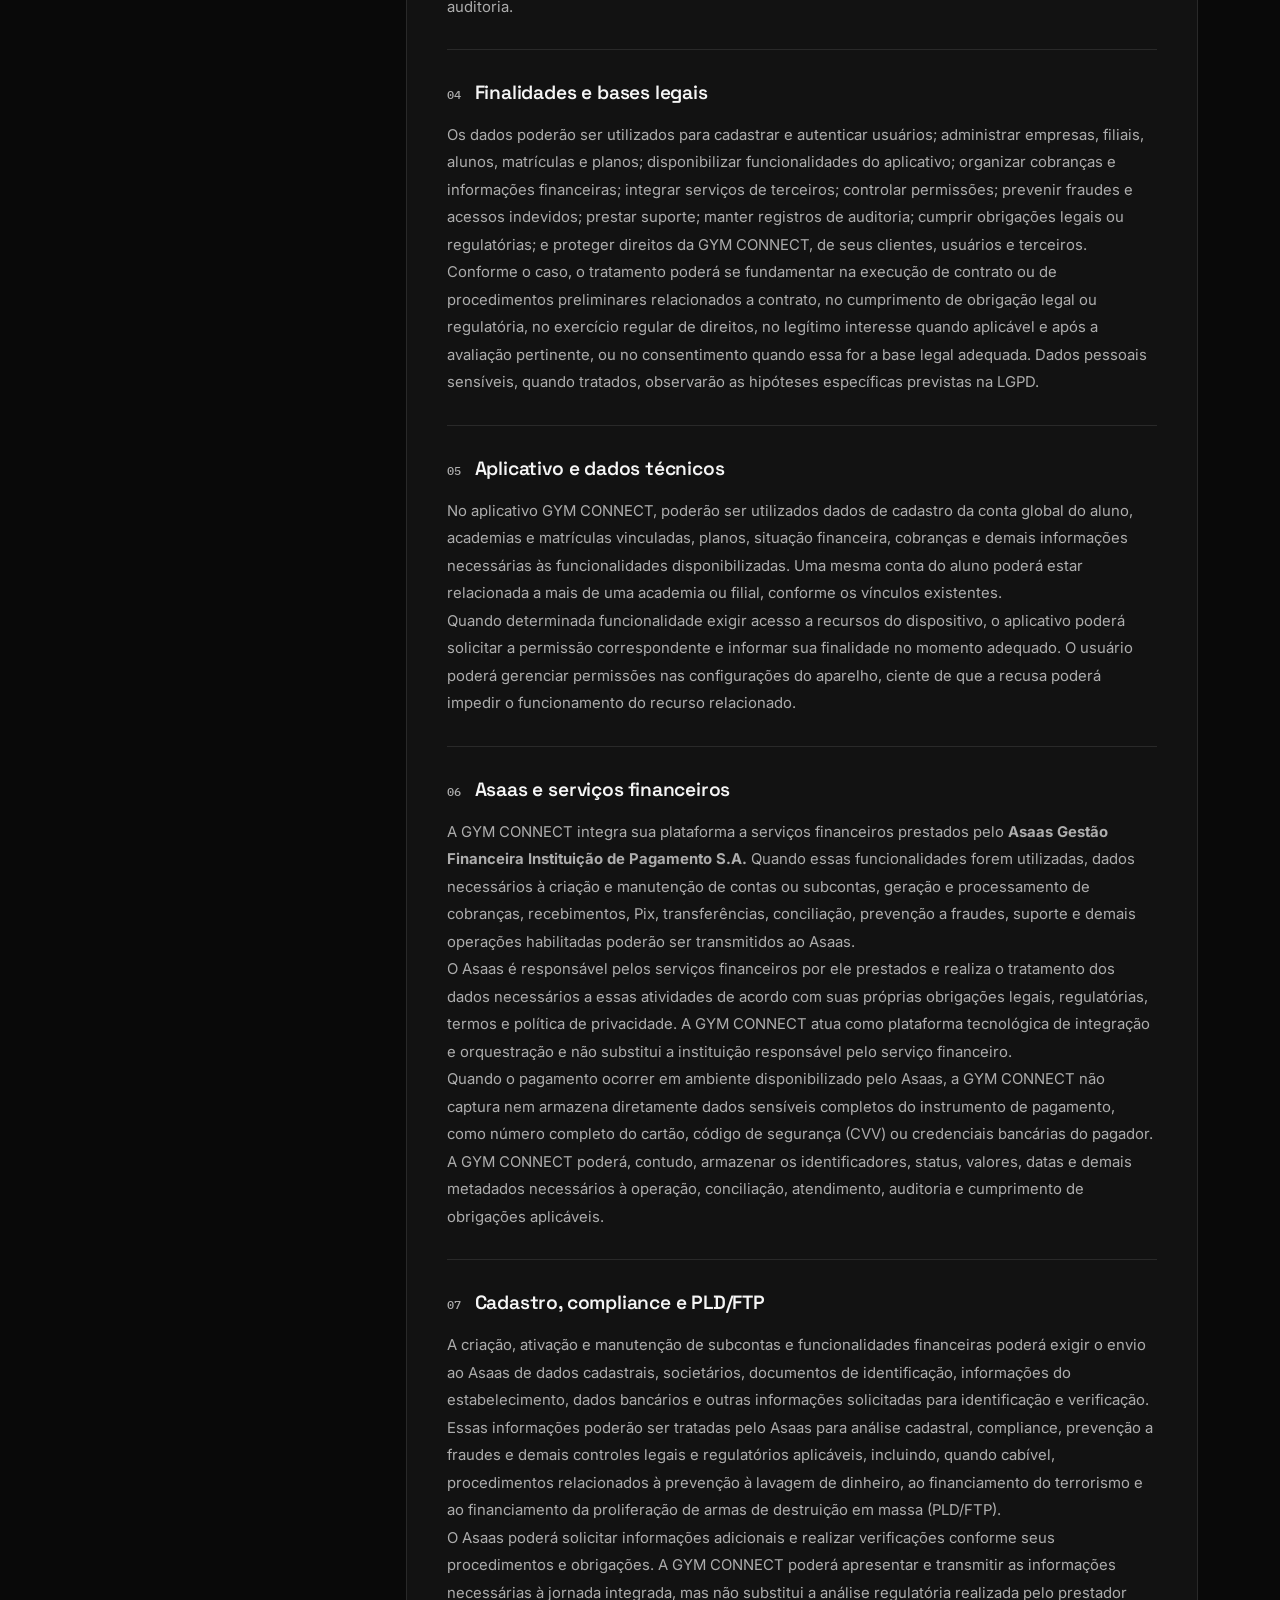
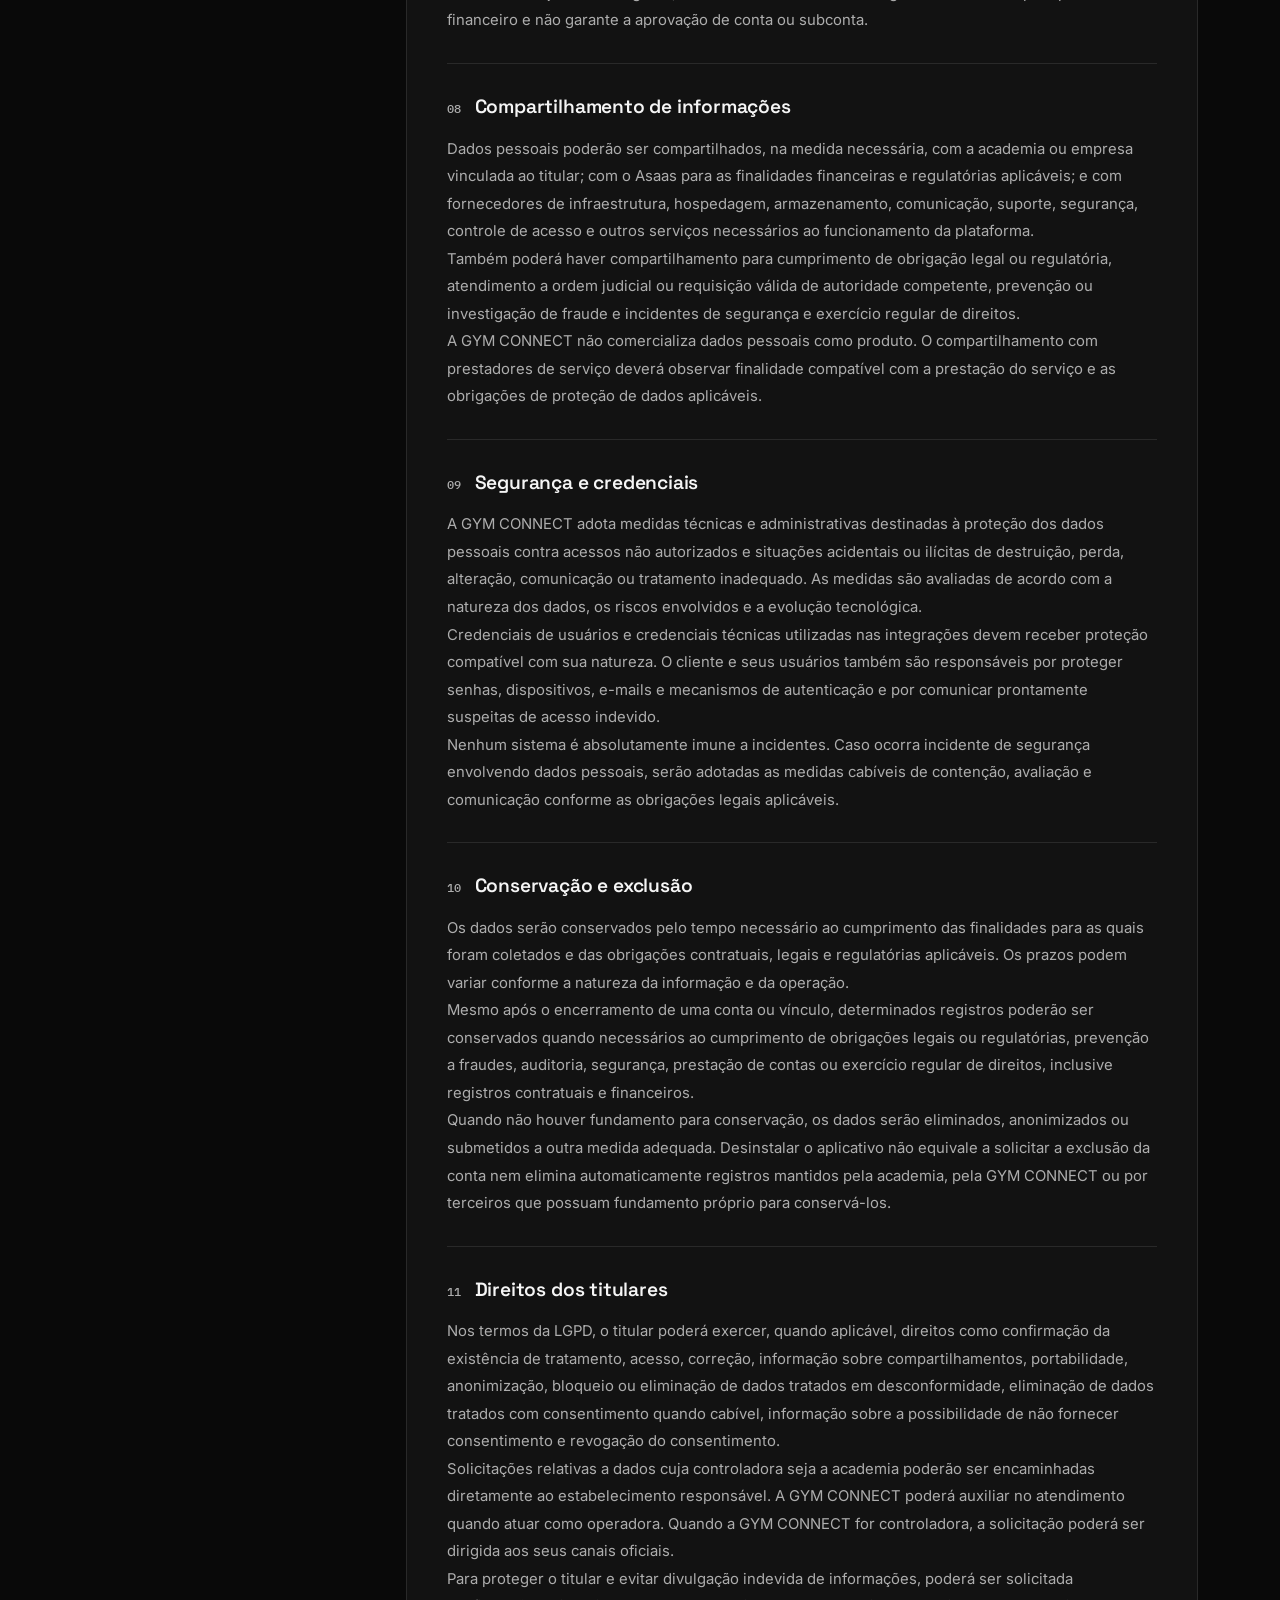
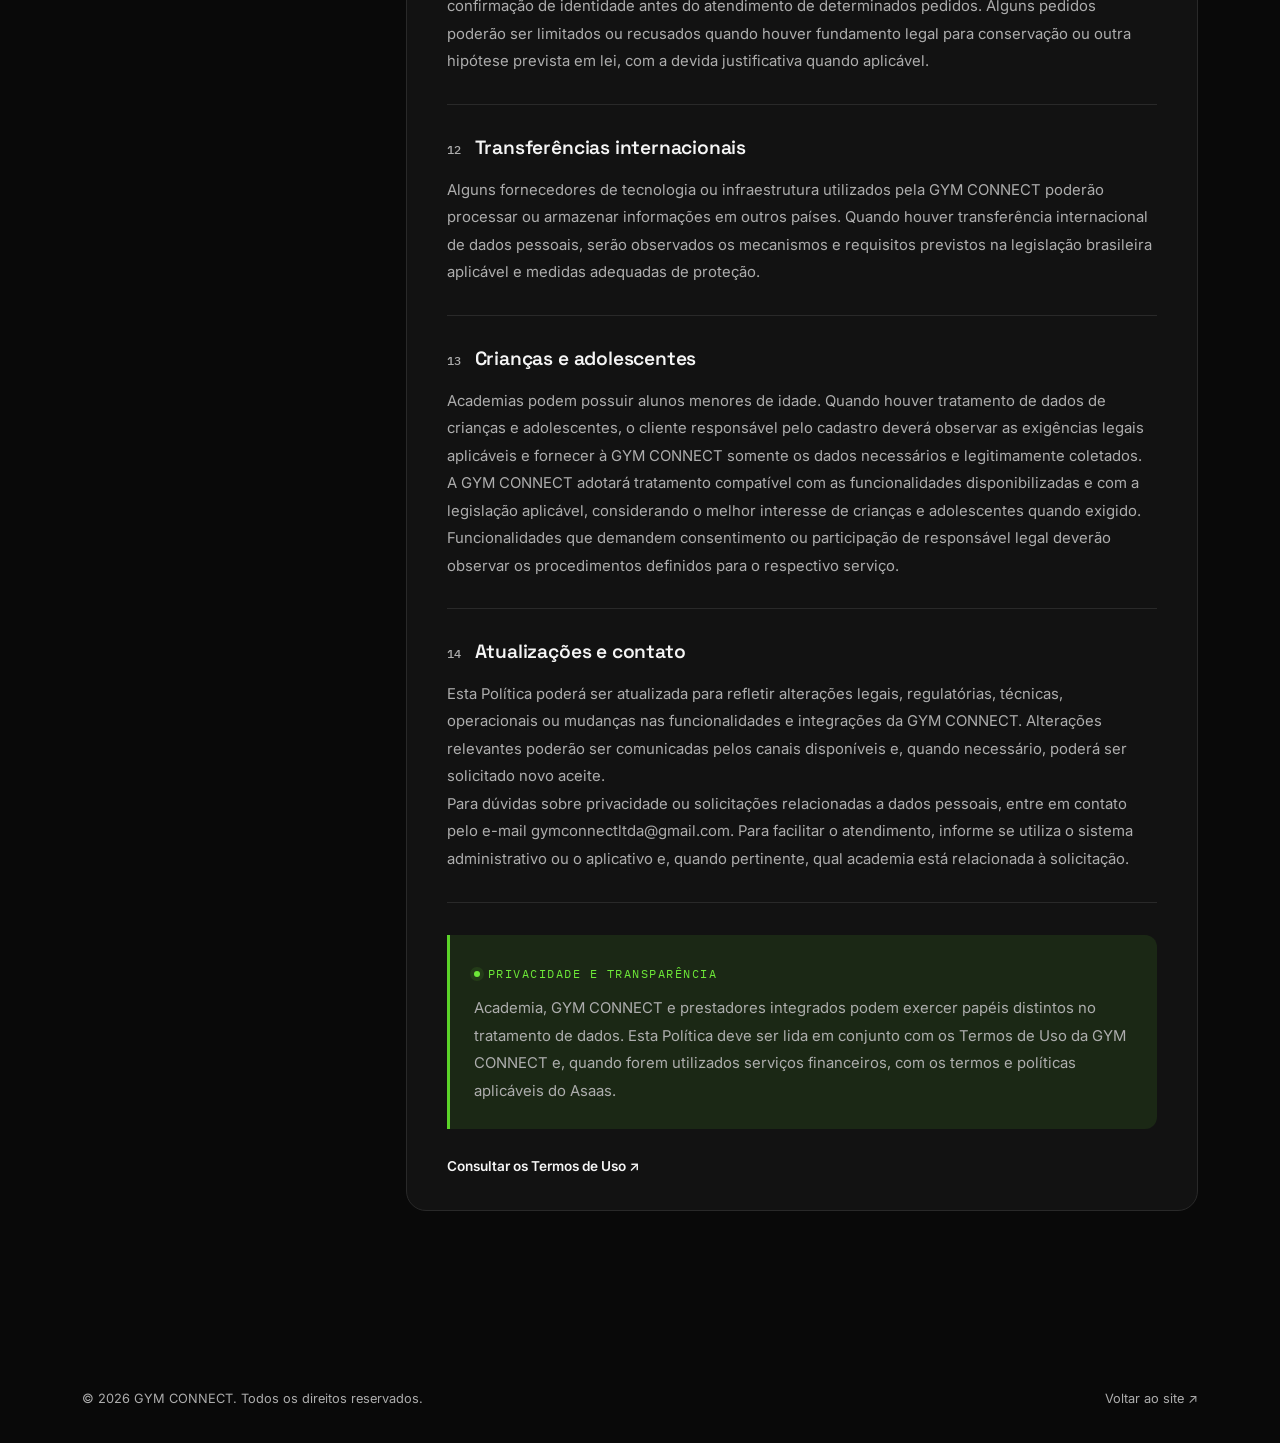
<file: politica.html>
<!doctype html>
<html lang="pt-BR">
  <head>
    <meta charset="UTF-8" />
    <link rel="icon" type="image/webp" href="./assets/img/logo.webp" />
    <meta name="viewport" content="width=device-width, initial-scale=1.0" />
    <title>Política de Privacidade — GYM CONNECT</title>
    <meta
      name="description"
      content="Política de Privacidade da plataforma e do aplicativo GYM CONNECT, incluindo integrações financeiras e tratamento de dados pessoais."
    />
    <link rel="preconnect" href="https://fonts.googleapis.com" />
    <link rel="preconnect" href="https://fonts.gstatic.com" crossorigin />
    <link
      href="https://fonts.googleapis.com/css2?family=Space+Grotesk:wght@500;600;700&family=Inter:wght@400;500;600;700&family=IBM+Plex+Mono:wght@500&display=swap"
      rel="stylesheet"
    />
    <link rel="stylesheet" href="./assets/css/style.css" />
    <link rel="stylesheet" href="./assets/css/termos.css" />
  </head>
  <body id="topo">
    <a class="skip" href="#conteudo">Pular para a política</a>
    <header class="nav legal-nav">
      <div class="wrap nav-inner">
        <a href="./index.html" class="logo"
          ><span class="logo-mark"
            ><img src="./assets/img/logo.webp" alt="" /></span
          ><span class="logo-text">GYM CONNECT</span></a
        ><a class="back" href="./index.html">← Voltar ao site</a>
      </div>
    </header>
    <main id="conteudo">
      <div class="legal-hero">
        <div class="wrap">
          <span class="eyebrow">Informações legais</span>
          <h1>Política de <span>Privacidade.</span></h1>
          <p>Sistema de gestão e aplicativo GYM CONNECT</p>
          <div class="legal-meta">
            GYM CONNECT &nbsp; / &nbsp; Última atualização: 24/10/2026
          </div>
        </div>
      </div>
      <div class="wrap legal-layout">
        <aside>
          <nav aria-label="Índice da política">
            <details open>
              <summary>Neste documento</summary>
              <ol>
                <li>
                  <a href="#visao-geral"><span>01</span> Sobre esta política</a>
                </li>
                <li>
                  <a href="#papeis"
                    ><span>02</span> Papéis e responsabilidades</a
                  >
                </li>
                <li>
                  <a href="#dados"><span>03</span> Dados que tratamos</a>
                </li>
                <li>
                  <a href="#finalidades"
                    ><span>04</span> Finalidades e bases legais</a
                  >
                </li>
                <li>
                  <a href="#aplicativo"
                    ><span>05</span> Aplicativo e dados técnicos</a
                  >
                </li>
                <li>
                  <a href="#financeiro"
                    ><span>06</span> Asaas e serviços financeiros</a
                  >
                </li>
                <li>
                  <a href="#compliance"
                    ><span>07</span> Cadastro, compliance e PLD/FTP</a
                  >
                </li>
                <li>
                  <a href="#compartilhamento"
                    ><span>08</span> Compartilhamento</a
                  >
                </li>
                <li>
                  <a href="#seguranca"
                    ><span>09</span> Segurança e credenciais</a
                  >
                </li>
                <li>
                  <a href="#retencao"><span>10</span> Conservação e exclusão</a>
                </li>
                <li>
                  <a href="#direitos"><span>11</span> Direitos dos titulares</a>
                </li>
                <li>
                  <a href="#transferencia"
                    ><span>12</span> Transferências internacionais</a
                  >
                </li>
                <li>
                  <a href="#menores"><span>13</span> Crianças e adolescentes</a>
                </li>
                <li>
                  <a href="#atualizacoes"
                    ><span>14</span> Atualizações e contato</a
                  >
                </li>
              </ol>
            </details>
          </nav>
          <a class="legal-help" href="mailto:gymconnectltda@gmail.com"
            >Dúvidas sobre privacidade?<strong>Fale com a gente ↗</strong></a
          >
        </aside>
        <article aria-label="Política de Privacidade">
          <section id="visao-geral">
            <h2><span>01</span> Sobre esta política</h2>
            <p>
              Esta Política de Privacidade explica como dados pessoais são
              tratados no sistema de gestão, no aplicativo e nos serviços
              integrados da GYM CONNECT. O tratamento efetivamente realizado
              depende do perfil do usuário, da academia ou estabelecimento ao
              qual esteja vinculado, das funcionalidades contratadas e das
              integrações utilizadas.
            </p>
            <p>
              A GYM CONNECT busca tratar somente os dados necessários às
              finalidades descritas nesta Política, observando a legislação
              brasileira aplicável, especialmente a Lei Geral de Proteção de
              Dados Pessoais — LGPD (Lei nº 13.709/2018).
            </p>
          </section>

          <section id="papeis">
            <h2><span>02</span> Papéis e responsabilidades</h2>
            <p>
              Na gestão dos dados de alunos, funcionários e demais pessoas
              vinculadas ao estabelecimento, a academia ou empresa contratante
              normalmente determina as finalidades e os meios essenciais do
              tratamento e poderá atuar como controladora. Nessas situações, a
              GYM CONNECT poderá atuar como operadora ao tratar dados em nome e
              segundo as instruções do cliente.
            </p>
            <p>
              A GYM CONNECT também poderá atuar como controladora em tratamentos
              próprios, por exemplo para criação e administração de contas da
              plataforma, autenticação, segurança, prevenção a fraudes, suporte,
              faturamento do serviço contratado, auditoria, cumprimento de
              obrigações legais e exercício regular de direitos.
            </p>
            <p>
              Nos serviços financeiros integrados, o Asaas poderá tratar dados
              como agente de tratamento independente, de acordo com suas
              próprias obrigações legais, regulatórias, contratuais e políticas
              de privacidade.
            </p>
          </section>

          <section id="dados">
            <h2><span>03</span> Dados que tratamos</h2>
            <p>
              Conforme a funcionalidade utilizada, poderão ser tratados dados
              como nome, CPF, e-mail, telefone, data e informações de cadastro,
              empresa e filial vinculadas, matrícula, plano contratado, situação
              cadastral e financeira, registros de frequência e acesso,
              documentos enviados, fotografia de perfil e outras informações
              fornecidas pelo próprio titular ou pela academia.
            </p>
            <p>
              Para operação e conciliação financeira, a GYM CONNECT poderá
              tratar informações como identificadores de clientes, contas e
              subcontas, identificadores de cobranças e transações, plano,
              valor, vencimento, competência, status de pagamento, datas de
              confirmação e recebimento, forma de pagamento, referências de
              estorno, reembolso ou chargeback, comprovantes, eventos recebidos
              de integrações e registros de auditoria.
            </p>
            <p>
              A GYM CONNECT também poderá registrar dados técnicos e de
              segurança, como endereço IP, data e hora de acesso, dispositivo,
              navegador ou versão do aplicativo, eventos de autenticação, logs,
              erros e ações realizadas na plataforma, quando necessários à
              operação, segurança, diagnóstico e auditoria.
            </p>
          </section>

          <section id="finalidades">
            <h2><span>04</span> Finalidades e bases legais</h2>
            <p>
              Os dados poderão ser utilizados para cadastrar e autenticar
              usuários; administrar empresas, filiais, alunos, matrículas e
              planos; disponibilizar funcionalidades do aplicativo; organizar
              cobranças e informações financeiras; integrar serviços de
              terceiros; controlar permissões; prevenir fraudes e acessos
              indevidos; prestar suporte; manter registros de auditoria; cumprir
              obrigações legais ou regulatórias; e proteger direitos da GYM
              CONNECT, de seus clientes, usuários e terceiros.
            </p>
            <p>
              Conforme o caso, o tratamento poderá se fundamentar na execução de
              contrato ou de procedimentos preliminares relacionados a contrato,
              no cumprimento de obrigação legal ou regulatória, no exercício
              regular de direitos, no legítimo interesse quando aplicável e após
              a avaliação pertinente, ou no consentimento quando essa for a base
              legal adequada. Dados pessoais sensíveis, quando tratados,
              observarão as hipóteses específicas previstas na LGPD.
            </p>
          </section>

          <section id="aplicativo">
            <h2><span>05</span> Aplicativo e dados técnicos</h2>
            <p>
              No aplicativo GYM CONNECT, poderão ser utilizados dados de
              cadastro da conta global do aluno, academias e matrículas
              vinculadas, planos, situação financeira, cobranças e demais
              informações necessárias às funcionalidades disponibilizadas. Uma
              mesma conta do aluno poderá estar relacionada a mais de uma
              academia ou filial, conforme os vínculos existentes.
            </p>
            <p>
              Quando determinada funcionalidade exigir acesso a recursos do
              dispositivo, o aplicativo poderá solicitar a permissão
              correspondente e informar sua finalidade no momento adequado. O
              usuário poderá gerenciar permissões nas configurações do aparelho,
              ciente de que a recusa poderá impedir o funcionamento do recurso
              relacionado.
            </p>
          </section>

          <section id="financeiro">
            <h2><span>06</span> Asaas e serviços financeiros</h2>
            <p>
              A GYM CONNECT integra sua plataforma a serviços financeiros
              prestados pelo
              <strong
                >Asaas Gestão Financeira Instituição de Pagamento S.A.</strong
              >
              Quando essas funcionalidades forem utilizadas, dados necessários à
              criação e manutenção de contas ou subcontas, geração e
              processamento de cobranças, recebimentos, Pix, transferências,
              conciliação, prevenção a fraudes, suporte e demais operações
              habilitadas poderão ser transmitidos ao Asaas.
            </p>
            <p>
              O Asaas é responsável pelos serviços financeiros por ele prestados
              e realiza o tratamento dos dados necessários a essas atividades de
              acordo com suas próprias obrigações legais, regulatórias, termos e
              política de privacidade. A GYM CONNECT atua como plataforma
              tecnológica de integração e orquestração e não substitui a
              instituição responsável pelo serviço financeiro.
            </p>
            <p>
              Quando o pagamento ocorrer em ambiente disponibilizado pelo Asaas,
              a GYM CONNECT não captura nem armazena diretamente dados sensíveis
              completos do instrumento de pagamento, como número completo do
              cartão, código de segurança (CVV) ou credenciais bancárias do
              pagador. A GYM CONNECT poderá, contudo, armazenar os
              identificadores, status, valores, datas e demais metadados
              necessários à operação, conciliação, atendimento, auditoria e
              cumprimento de obrigações aplicáveis.
            </p>
          </section>

          <section id="compliance">
            <h2><span>07</span> Cadastro, compliance e PLD/FTP</h2>
            <p>
              A criação, ativação e manutenção de subcontas e funcionalidades
              financeiras poderá exigir o envio ao Asaas de dados cadastrais,
              societários, documentos de identificação, informações do
              estabelecimento, dados bancários e outras informações solicitadas
              para identificação e verificação.
            </p>
            <p>
              Essas informações poderão ser tratadas pelo Asaas para análise
              cadastral, compliance, prevenção a fraudes e demais controles
              legais e regulatórios aplicáveis, incluindo, quando cabível,
              procedimentos relacionados à prevenção à lavagem de dinheiro, ao
              financiamento do terrorismo e ao financiamento da proliferação de
              armas de destruição em massa (PLD/FTP).
            </p>
            <p>
              O Asaas poderá solicitar informações adicionais e realizar
              verificações conforme seus procedimentos e obrigações. A GYM
              CONNECT poderá apresentar e transmitir as informações necessárias
              à jornada integrada, mas não substitui a análise regulatória
              realizada pelo prestador financeiro e não garante a aprovação de
              conta ou subconta.
            </p>
          </section>

          <section id="compartilhamento">
            <h2><span>08</span> Compartilhamento de informações</h2>
            <p>
              Dados pessoais poderão ser compartilhados, na medida necessária,
              com a academia ou empresa vinculada ao titular; com o Asaas para
              as finalidades financeiras e regulatórias aplicáveis; e com
              fornecedores de infraestrutura, hospedagem, armazenamento,
              comunicação, suporte, segurança, controle de acesso e outros
              serviços necessários ao funcionamento da plataforma.
            </p>
            <p>
              Também poderá haver compartilhamento para cumprimento de obrigação
              legal ou regulatória, atendimento a ordem judicial ou requisição
              válida de autoridade competente, prevenção ou investigação de
              fraude e incidentes de segurança e exercício regular de direitos.
            </p>
            <p>
              A GYM CONNECT não comercializa dados pessoais como produto. O
              compartilhamento com prestadores de serviço deverá observar
              finalidade compatível com a prestação do serviço e as obrigações
              de proteção de dados aplicáveis.
            </p>
          </section>

          <section id="seguranca">
            <h2><span>09</span> Segurança e credenciais</h2>
            <p>
              A GYM CONNECT adota medidas técnicas e administrativas destinadas
              à proteção dos dados pessoais contra acessos não autorizados e
              situações acidentais ou ilícitas de destruição, perda, alteração,
              comunicação ou tratamento inadequado. As medidas são avaliadas de
              acordo com a natureza dos dados, os riscos envolvidos e a evolução
              tecnológica.
            </p>
            <p>
              Credenciais de usuários e credenciais técnicas utilizadas nas
              integrações devem receber proteção compatível com sua natureza. O
              cliente e seus usuários também são responsáveis por proteger
              senhas, dispositivos, e-mails e mecanismos de autenticação e por
              comunicar prontamente suspeitas de acesso indevido.
            </p>
            <p>
              Nenhum sistema é absolutamente imune a incidentes. Caso ocorra
              incidente de segurança envolvendo dados pessoais, serão adotadas
              as medidas cabíveis de contenção, avaliação e comunicação conforme
              as obrigações legais aplicáveis.
            </p>
          </section>

          <section id="retencao">
            <h2><span>10</span> Conservação e exclusão</h2>
            <p>
              Os dados serão conservados pelo tempo necessário ao cumprimento
              das finalidades para as quais foram coletados e das obrigações
              contratuais, legais e regulatórias aplicáveis. Os prazos podem
              variar conforme a natureza da informação e da operação.
            </p>
            <p>
              Mesmo após o encerramento de uma conta ou vínculo, determinados
              registros poderão ser conservados quando necessários ao
              cumprimento de obrigações legais ou regulatórias, prevenção a
              fraudes, auditoria, segurança, prestação de contas ou exercício
              regular de direitos, inclusive registros contratuais e
              financeiros.
            </p>
            <p>
              Quando não houver fundamento para conservação, os dados serão
              eliminados, anonimizados ou submetidos a outra medida adequada.
              Desinstalar o aplicativo não equivale a solicitar a exclusão da
              conta nem elimina automaticamente registros mantidos pela
              academia, pela GYM CONNECT ou por terceiros que possuam fundamento
              próprio para conservá-los.
            </p>
          </section>

          <section id="direitos">
            <h2><span>11</span> Direitos dos titulares</h2>
            <p>
              Nos termos da LGPD, o titular poderá exercer, quando aplicável,
              direitos como confirmação da existência de tratamento, acesso,
              correção, informação sobre compartilhamentos, portabilidade,
              anonimização, bloqueio ou eliminação de dados tratados em
              desconformidade, eliminação de dados tratados com consentimento
              quando cabível, informação sobre a possibilidade de não fornecer
              consentimento e revogação do consentimento.
            </p>
            <p>
              Solicitações relativas a dados cuja controladora seja a academia
              poderão ser encaminhadas diretamente ao estabelecimento
              responsável. A GYM CONNECT poderá auxiliar no atendimento quando
              atuar como operadora. Quando a GYM CONNECT for controladora, a
              solicitação poderá ser dirigida aos seus canais oficiais.
            </p>
            <p>
              Para proteger o titular e evitar divulgação indevida de
              informações, poderá ser solicitada confirmação de identidade antes
              do atendimento de determinados pedidos. Alguns pedidos poderão ser
              limitados ou recusados quando houver fundamento legal para
              conservação ou outra hipótese prevista em lei, com a devida
              justificativa quando aplicável.
            </p>
          </section>

          <section id="transferencia">
            <h2><span>12</span> Transferências internacionais</h2>
            <p>
              Alguns fornecedores de tecnologia ou infraestrutura utilizados
              pela GYM CONNECT poderão processar ou armazenar informações em
              outros países. Quando houver transferência internacional de dados
              pessoais, serão observados os mecanismos e requisitos previstos na
              legislação brasileira aplicável e medidas adequadas de proteção.
            </p>
          </section>

          <section id="menores">
            <h2><span>13</span> Crianças e adolescentes</h2>
            <p>
              Academias podem possuir alunos menores de idade. Quando houver
              tratamento de dados de crianças e adolescentes, o cliente
              responsável pelo cadastro deverá observar as exigências legais
              aplicáveis e fornecer à GYM CONNECT somente os dados necessários e
              legitimamente coletados.
            </p>
            <p>
              A GYM CONNECT adotará tratamento compatível com as funcionalidades
              disponibilizadas e com a legislação aplicável, considerando o
              melhor interesse de crianças e adolescentes quando exigido.
              Funcionalidades que demandem consentimento ou participação de
              responsável legal deverão observar os procedimentos definidos para
              o respectivo serviço.
            </p>
          </section>

          <section id="atualizacoes">
            <h2><span>14</span> Atualizações e contato</h2>
            <p>
              Esta Política poderá ser atualizada para refletir alterações
              legais, regulatórias, técnicas, operacionais ou mudanças nas
              funcionalidades e integrações da GYM CONNECT. Alterações
              relevantes poderão ser comunicadas pelos canais disponíveis e,
              quando necessário, poderá ser solicitado novo aceite.
            </p>
            <p>
              Para dúvidas sobre privacidade ou solicitações relacionadas a
              dados pessoais, entre em contato pelo e-mail
              <a href="mailto:gymconnectltda@gmail.com"
                >gymconnectltda@gmail.com</a
              >. Para facilitar o atendimento, informe se utiliza o sistema
              administrativo ou o aplicativo e, quando pertinente, qual academia
              está relacionada à solicitação.
            </p>
          </section>

          <div class="acceptance">
            <span class="eyebrow">Privacidade e transparência</span>
            <p>
              Academia, GYM CONNECT e prestadores integrados podem exercer
              papéis distintos no tratamento de dados. Esta Política deve ser
              lida em conjunto com os Termos de Uso da GYM CONNECT e, quando
              forem utilizados serviços financeiros, com os termos e políticas
              aplicáveis do Asaas.
            </p>
          </div>
          <a class="back" href="./termos.html">Consultar os Termos de Uso ↗</a>
        </article>
      </div>
    </main>
    <footer>
      <div class="wrap foot-bottom">
        <span>© 2026 GYM CONNECT. Todos os direitos reservados.</span
        ><a href="./index.html">Voltar ao site ↗</a>
      </div>
    </footer>
  </body>
</html>
</file>
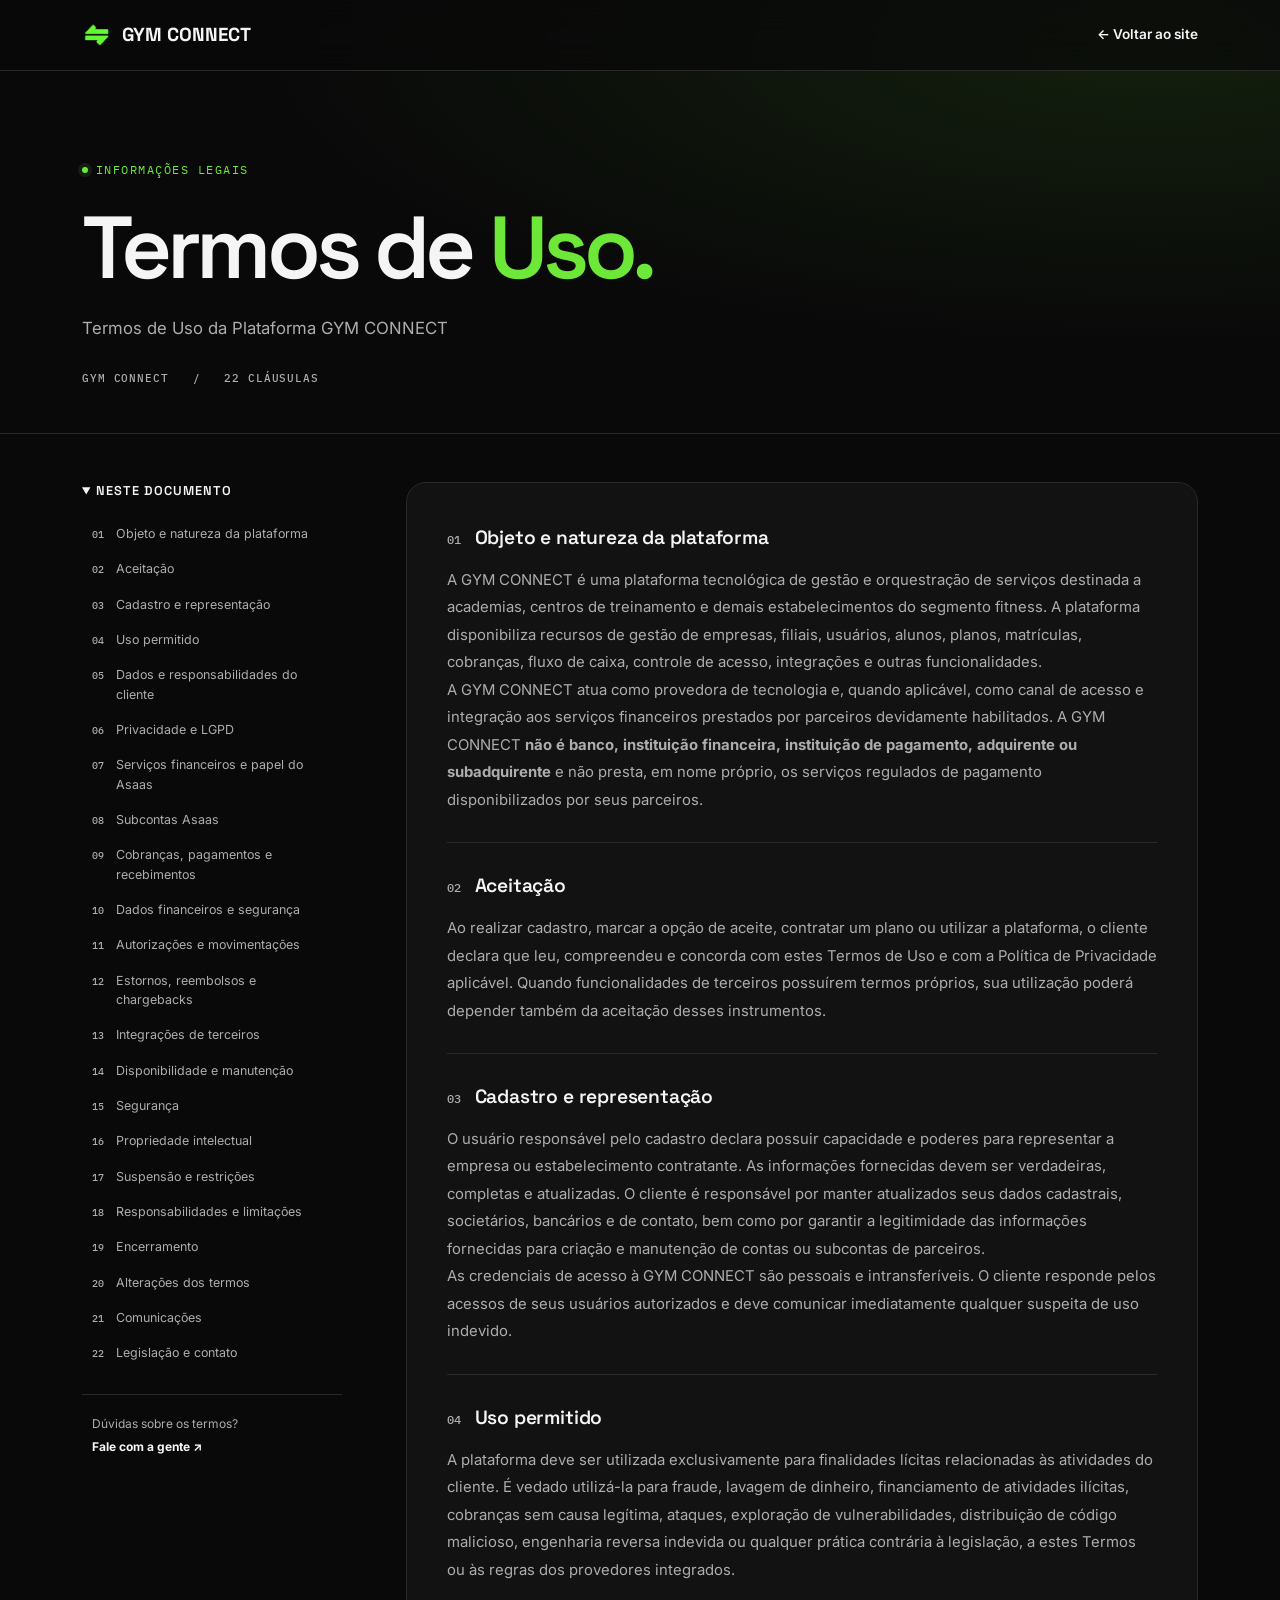
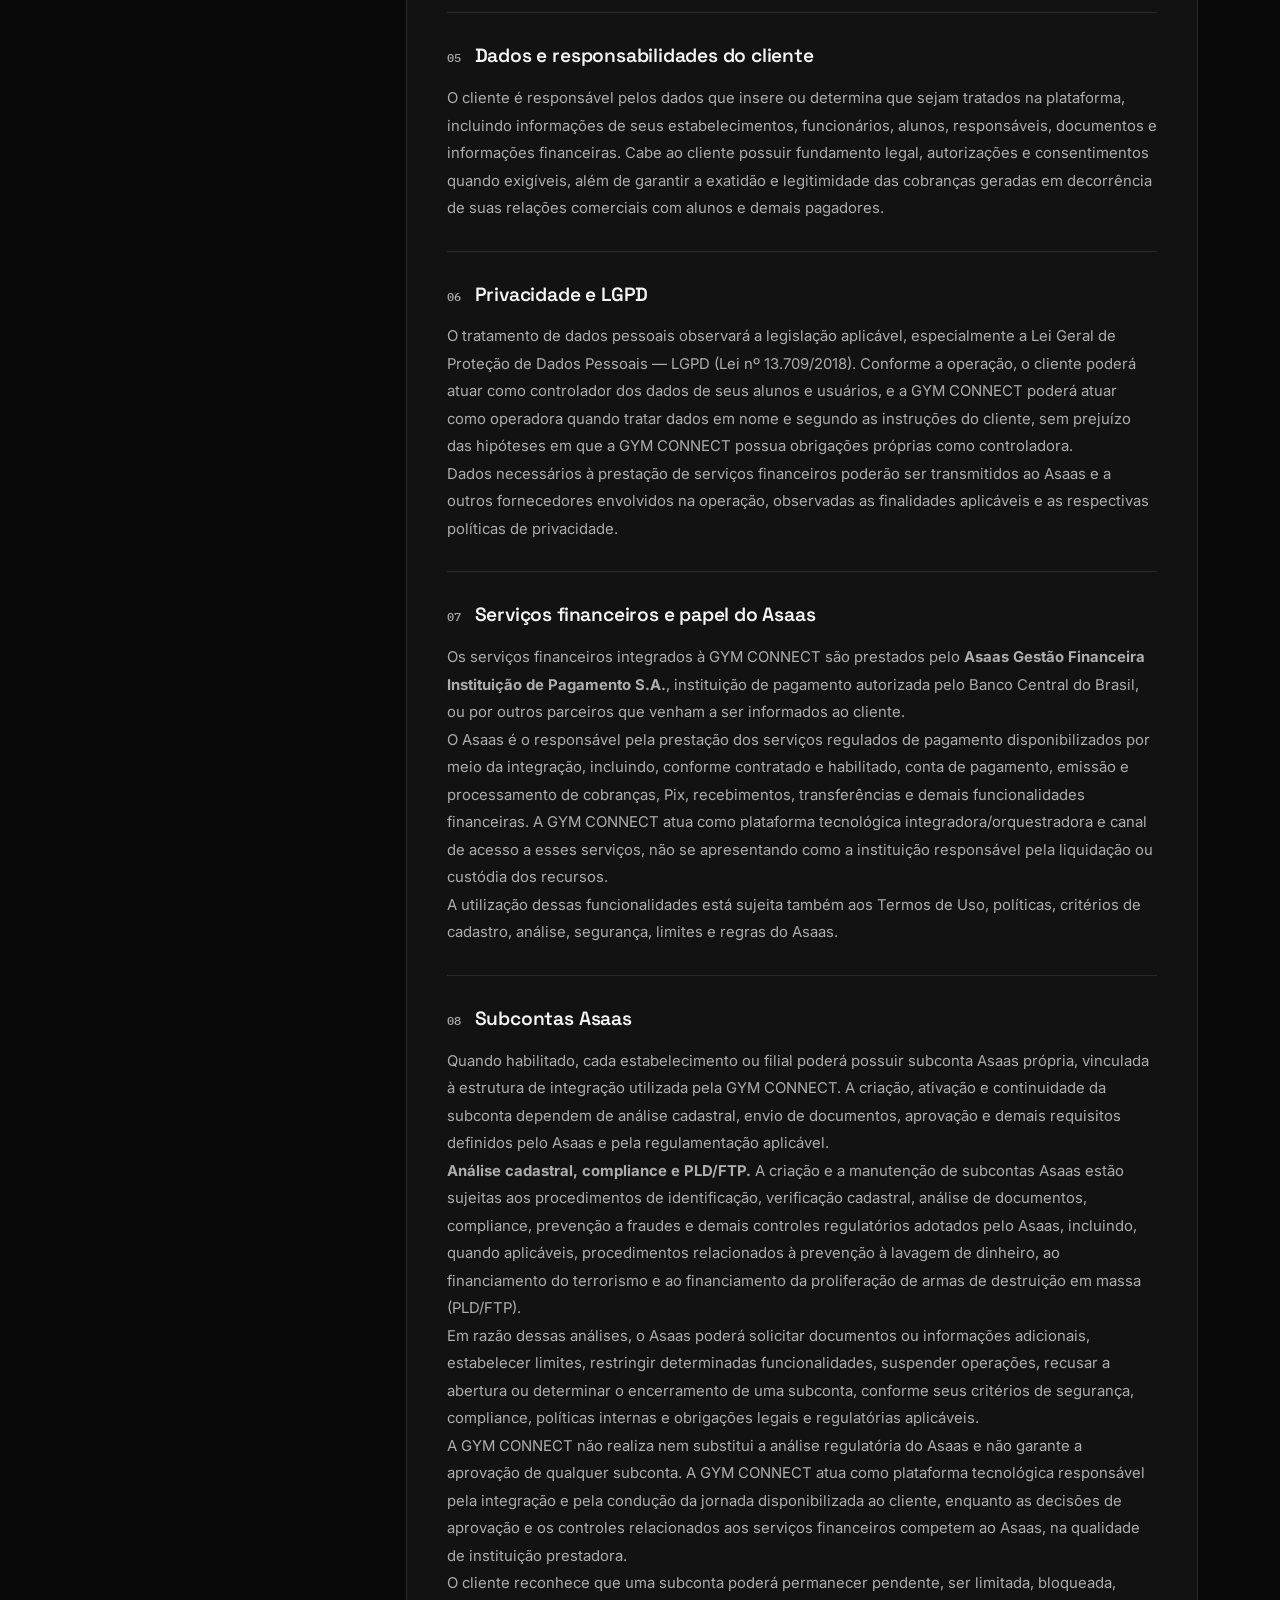
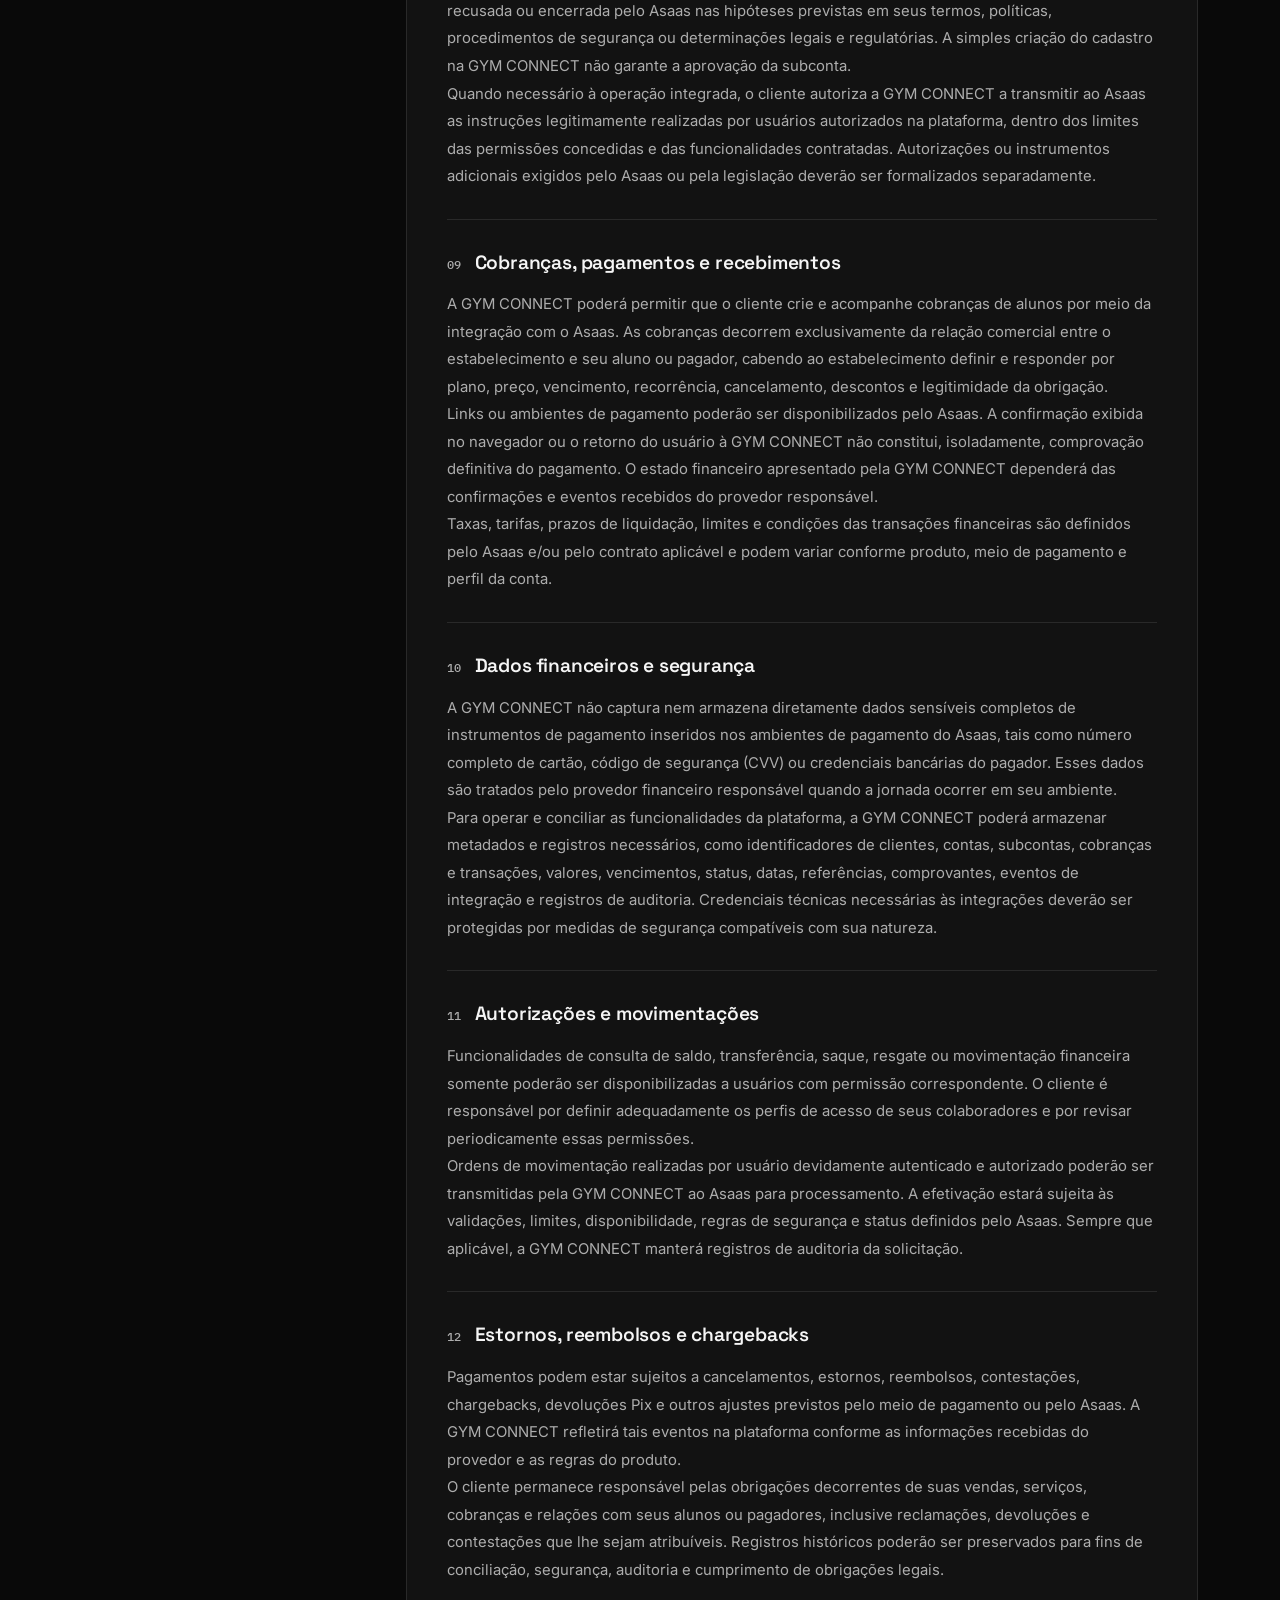
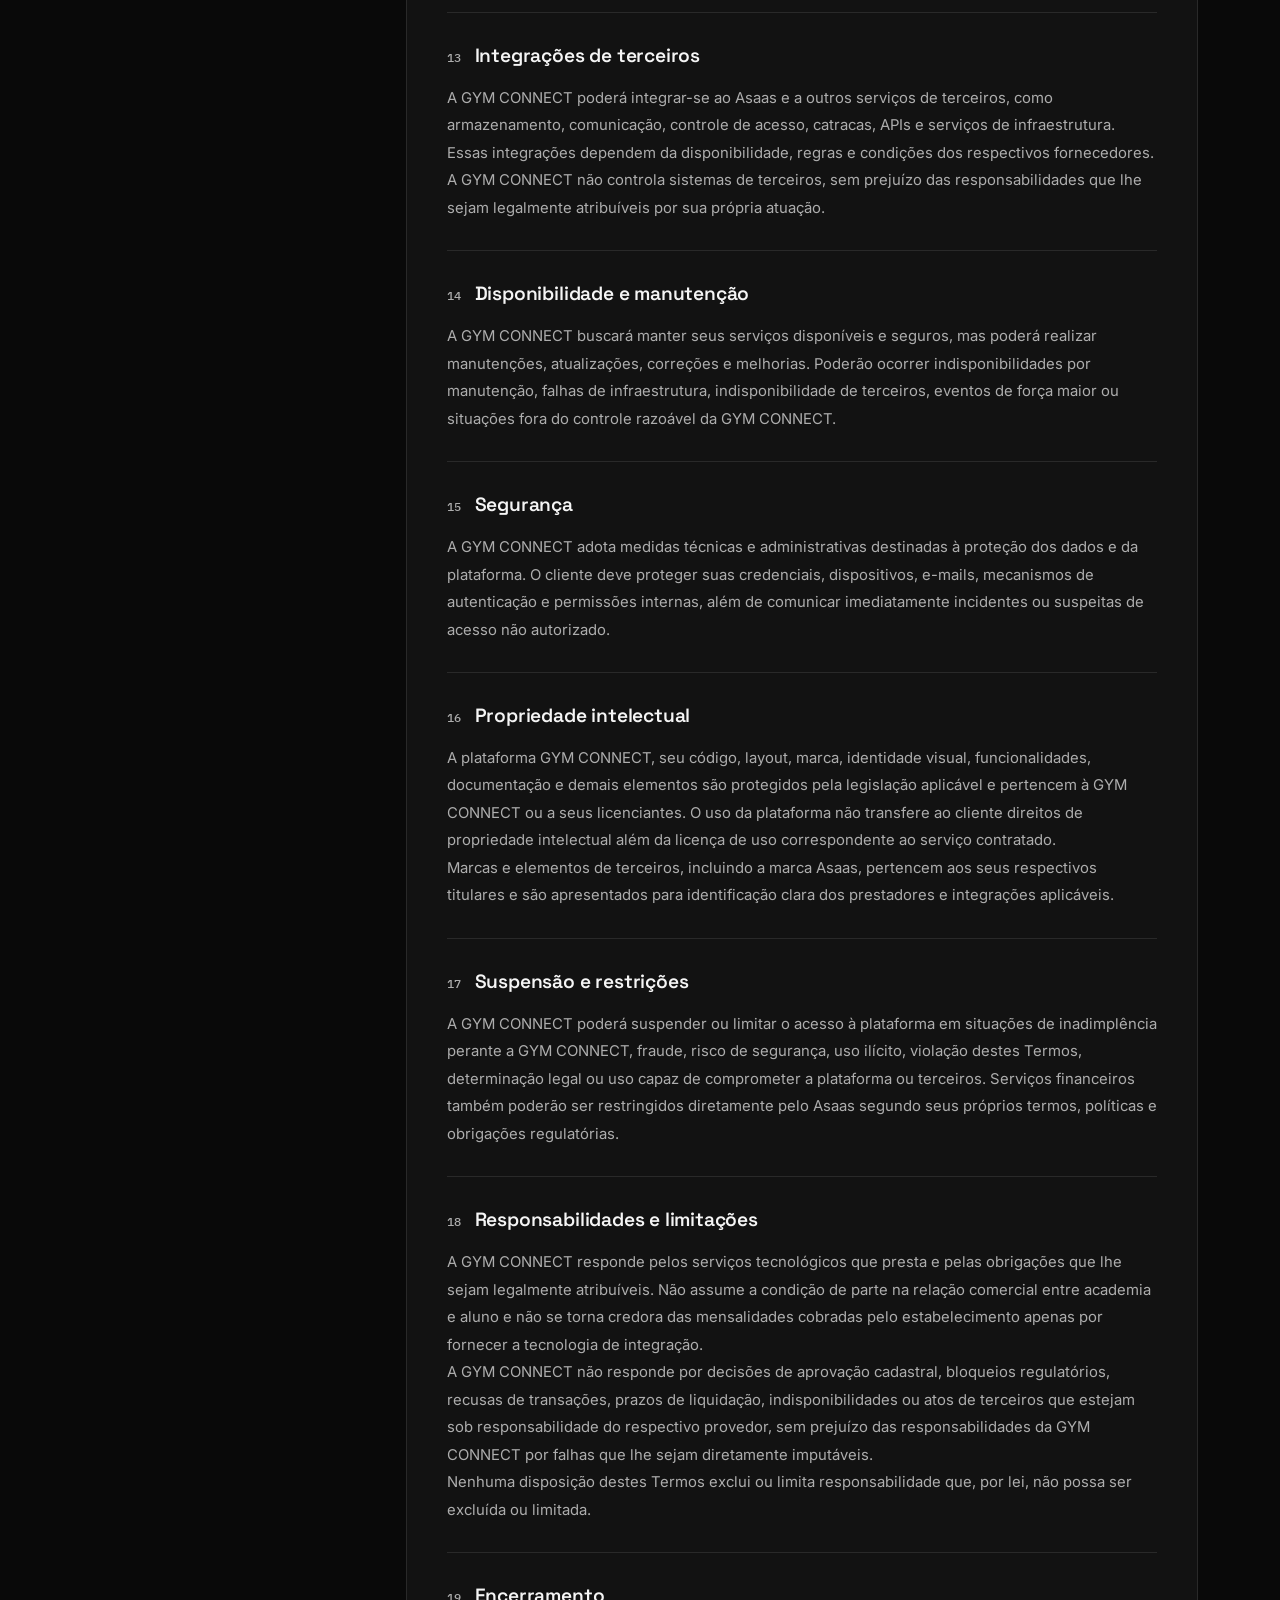
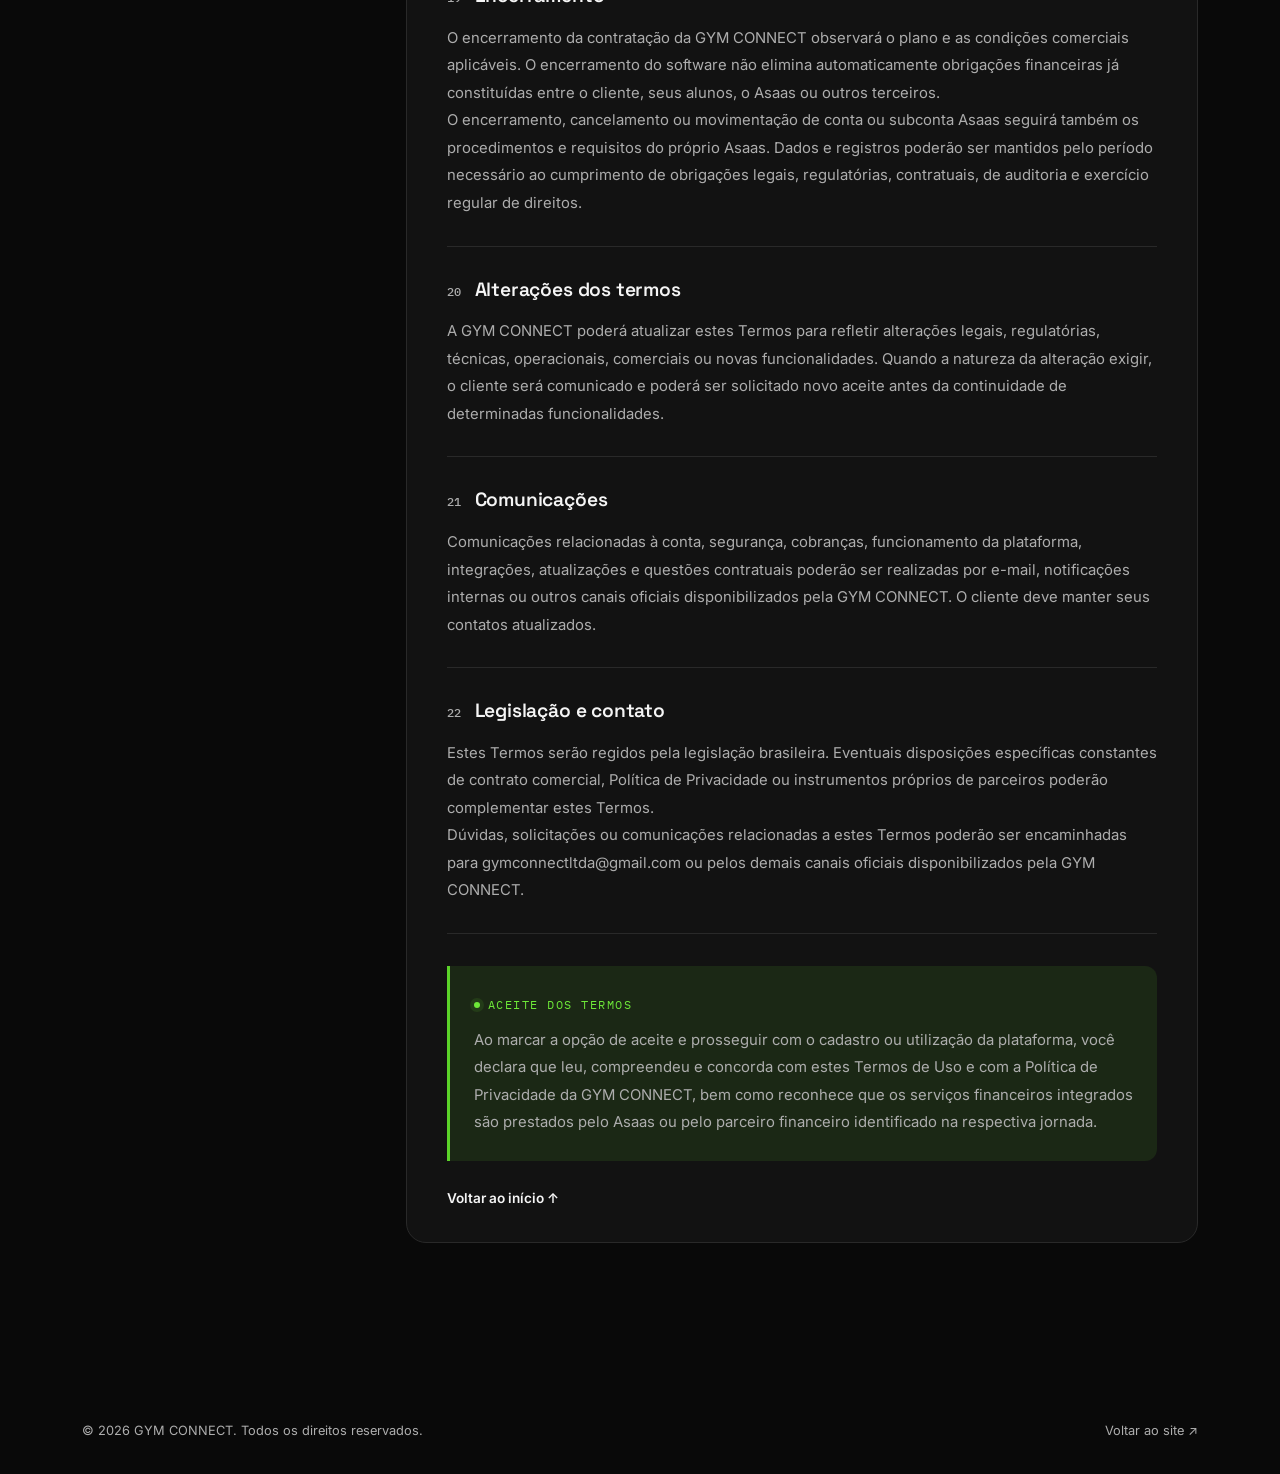
<file: termos.html>
<!doctype html>
<html lang="pt-BR">
  <head>
    <meta charset="UTF-8" />
    <link rel="icon" type="image/webp" href="./assets/img/logo.webp" />
    <meta name="viewport" content="width=device-width, initial-scale=1.0" />
    <title>Termos de Uso — GYM CONNECT</title>
    <meta
      name="description"
      content="Termos de Uso da Plataforma GYM CONNECT."
    />
    <link rel="preconnect" href="https://fonts.googleapis.com" />
    <link rel="preconnect" href="https://fonts.gstatic.com" crossorigin />
    <link
      href="https://fonts.googleapis.com/css2?family=Space+Grotesk:wght@500;600;700&family=Inter:wght@400;500;600;700&family=IBM+Plex+Mono:wght@500&display=swap"
      rel="stylesheet"
    />
    <link rel="stylesheet" href="./assets/css/style.css" />
    <link rel="stylesheet" href="./assets/css/termos.css" />
  </head>
  <body id="topo">
    <a class="skip" href="#conteudo">Pular para os termos</a>
    <header class="nav legal-nav">
      <div class="wrap nav-inner">
        <a href="./index.html" class="logo"
          ><span class="logo-mark"
            ><img src="./assets/img/logo.webp" alt="" /></span
          ><span class="logo-text">GYM CONNECT</span></a
        ><a class="back" href="./index.html">← Voltar ao site</a>
      </div>
    </header>
    <main id="conteudo">
      <div class="legal-hero">
        <div class="wrap">
          <span class="eyebrow">Informações legais</span>
          <h1>Termos de <span>Uso.</span></h1>
          <p>Termos de Uso da Plataforma GYM CONNECT</p>
          <div class="legal-meta">GYM CONNECT &nbsp; / &nbsp; 22 cláusulas</div>
        </div>
      </div>
      <div class="wrap legal-layout">
        <aside>
          <nav aria-label="Índice dos termos">
            <details open>
              <summary>Neste documento</summary>
              <ol>
                <li>
                  <a href="#termo-1"
                    ><span>01</span> Objeto e natureza da plataforma</a
                  >
                </li>
                <li>
                  <a href="#termo-2"><span>02</span> Aceitação</a>
                </li>
                <li>
                  <a href="#termo-3"
                    ><span>03</span> Cadastro e representação</a
                  >
                </li>
                <li>
                  <a href="#termo-4"><span>04</span> Uso permitido</a>
                </li>
                <li>
                  <a href="#termo-5"
                    ><span>05</span> Dados e responsabilidades do cliente</a
                  >
                </li>
                <li>
                  <a href="#termo-6"><span>06</span> Privacidade e LGPD</a>
                </li>
                <li>
                  <a href="#termo-7"
                    ><span>07</span> Serviços financeiros e papel do Asaas</a
                  >
                </li>
                <li>
                  <a href="#termo-8"><span>08</span> Subcontas Asaas</a>
                </li>
                <li>
                  <a href="#termo-9"
                    ><span>09</span> Cobranças, pagamentos e recebimentos</a
                  >
                </li>
                <li>
                  <a href="#termo-10"
                    ><span>10</span> Dados financeiros e segurança</a
                  >
                </li>
                <li>
                  <a href="#termo-11"
                    ><span>11</span> Autorizações e movimentações</a
                  >
                </li>
                <li>
                  <a href="#termo-12"
                    ><span>12</span> Estornos, reembolsos e chargebacks</a
                  >
                </li>
                <li>
                  <a href="#termo-13"
                    ><span>13</span> Integrações de terceiros</a
                  >
                </li>
                <li>
                  <a href="#termo-14"
                    ><span>14</span> Disponibilidade e manutenção</a
                  >
                </li>
                <li>
                  <a href="#termo-15"><span>15</span> Segurança</a>
                </li>
                <li>
                  <a href="#termo-16"
                    ><span>16</span> Propriedade intelectual</a
                  >
                </li>
                <li>
                  <a href="#termo-17"><span>17</span> Suspensão e restrições</a>
                </li>
                <li>
                  <a href="#termo-18"
                    ><span>18</span> Responsabilidades e limitações</a
                  >
                </li>
                <li>
                  <a href="#termo-19"><span>19</span> Encerramento</a>
                </li>
                <li>
                  <a href="#termo-20"><span>20</span> Alterações dos termos</a>
                </li>
                <li>
                  <a href="#termo-21"><span>21</span> Comunicações</a>
                </li>
                <li>
                  <a href="#termo-22"><span>22</span> Legislação e contato</a>
                </li>
              </ol>
            </details>
          </nav>
          <a class="legal-help" href="mailto:gymconnectltda@gmail.com"
            >Dúvidas sobre os termos?<strong>Fale com a gente ↗</strong></a
          >
        </aside>
        <article aria-label="Termos de Uso">
          <section id="termo-1">
            <h2><span>01</span> Objeto e natureza da plataforma</h2>
            <p>
              A GYM CONNECT é uma plataforma tecnológica de gestão e
              orquestração de serviços destinada a academias, centros de
              treinamento e demais estabelecimentos do segmento fitness. A
              plataforma disponibiliza recursos de gestão de empresas, filiais,
              usuários, alunos, planos, matrículas, cobranças, fluxo de caixa,
              controle de acesso, integrações e outras funcionalidades.
            </p>
            <p>
              A GYM CONNECT atua como provedora de tecnologia e, quando
              aplicável, como canal de acesso e integração aos serviços
              financeiros prestados por parceiros devidamente habilitados. A GYM
              CONNECT
              <strong
                >não é banco, instituição financeira, instituição de pagamento,
                adquirente ou subadquirente</strong
              >
              e não presta, em nome próprio, os serviços regulados de pagamento
              disponibilizados por seus parceiros.
            </p>
          </section>

          <section id="termo-2">
            <h2><span>02</span> Aceitação</h2>
            <p>
              Ao realizar cadastro, marcar a opção de aceite, contratar um plano
              ou utilizar a plataforma, o cliente declara que leu, compreendeu e
              concorda com estes Termos de Uso e com a Política de Privacidade
              aplicável. Quando funcionalidades de terceiros possuírem termos
              próprios, sua utilização poderá depender também da aceitação
              desses instrumentos.
            </p>
          </section>

          <section id="termo-3">
            <h2><span>03</span> Cadastro e representação</h2>
            <p>
              O usuário responsável pelo cadastro declara possuir capacidade e
              poderes para representar a empresa ou estabelecimento contratante.
              As informações fornecidas devem ser verdadeiras, completas e
              atualizadas. O cliente é responsável por manter atualizados seus
              dados cadastrais, societários, bancários e de contato, bem como
              por garantir a legitimidade das informações fornecidas para
              criação e manutenção de contas ou subcontas de parceiros.
            </p>
            <p>
              As credenciais de acesso à GYM CONNECT são pessoais e
              intransferíveis. O cliente responde pelos acessos de seus usuários
              autorizados e deve comunicar imediatamente qualquer suspeita de
              uso indevido.
            </p>
          </section>

          <section id="termo-4">
            <h2><span>04</span> Uso permitido</h2>
            <p>
              A plataforma deve ser utilizada exclusivamente para finalidades
              lícitas relacionadas às atividades do cliente. É vedado utilizá-la
              para fraude, lavagem de dinheiro, financiamento de atividades
              ilícitas, cobranças sem causa legítima, ataques, exploração de
              vulnerabilidades, distribuição de código malicioso, engenharia
              reversa indevida ou qualquer prática contrária à legislação, a
              estes Termos ou às regras dos provedores integrados.
            </p>
          </section>

          <section id="termo-5">
            <h2><span>05</span> Dados e responsabilidades do cliente</h2>
            <p>
              O cliente é responsável pelos dados que insere ou determina que
              sejam tratados na plataforma, incluindo informações de seus
              estabelecimentos, funcionários, alunos, responsáveis, documentos e
              informações financeiras. Cabe ao cliente possuir fundamento legal,
              autorizações e consentimentos quando exigíveis, além de garantir a
              exatidão e legitimidade das cobranças geradas em decorrência de
              suas relações comerciais com alunos e demais pagadores.
            </p>
          </section>

          <section id="termo-6">
            <h2><span>06</span> Privacidade e LGPD</h2>
            <p>
              O tratamento de dados pessoais observará a legislação aplicável,
              especialmente a Lei Geral de Proteção de Dados Pessoais — LGPD
              (Lei nº 13.709/2018). Conforme a operação, o cliente poderá atuar
              como controlador dos dados de seus alunos e usuários, e a GYM
              CONNECT poderá atuar como operadora quando tratar dados em nome e
              segundo as instruções do cliente, sem prejuízo das hipóteses em
              que a GYM CONNECT possua obrigações próprias como controladora.
            </p>
            <p>
              Dados necessários à prestação de serviços financeiros poderão ser
              transmitidos ao Asaas e a outros fornecedores envolvidos na
              operação, observadas as finalidades aplicáveis e as respectivas
              políticas de privacidade.
            </p>
          </section>

          <section id="termo-7">
            <h2><span>07</span> Serviços financeiros e papel do Asaas</h2>
            <p>
              Os serviços financeiros integrados à GYM CONNECT são prestados
              pelo
              <strong
                >Asaas Gestão Financeira Instituição de Pagamento S.A.</strong
              >, instituição de pagamento autorizada pelo Banco Central do
              Brasil, ou por outros parceiros que venham a ser informados ao
              cliente.
            </p>
            <p>
              O Asaas é o responsável pela prestação dos serviços regulados de
              pagamento disponibilizados por meio da integração, incluindo,
              conforme contratado e habilitado, conta de pagamento, emissão e
              processamento de cobranças, Pix, recebimentos, transferências e
              demais funcionalidades financeiras. A GYM CONNECT atua como
              plataforma tecnológica integradora/orquestradora e canal de acesso
              a esses serviços, não se apresentando como a instituição
              responsável pela liquidação ou custódia dos recursos.
            </p>
            <p>
              A utilização dessas funcionalidades está sujeita também aos Termos
              de Uso, políticas, critérios de cadastro, análise, segurança,
              limites e regras do Asaas.
            </p>
          </section>

          <section id="termo-8">
            <h2><span>08</span> Subcontas Asaas</h2>
            <p>
              Quando habilitado, cada estabelecimento ou filial poderá possuir
              subconta Asaas própria, vinculada à estrutura de integração
              utilizada pela GYM CONNECT. A criação, ativação e continuidade da
              subconta dependem de análise cadastral, envio de documentos,
              aprovação e demais requisitos definidos pelo Asaas e pela
              regulamentação aplicável.
            </p>
            <p>
              <strong>Análise cadastral, compliance e PLD/FTP.</strong> A
              criação e a manutenção de subcontas Asaas estão sujeitas aos
              procedimentos de identificação, verificação cadastral, análise de
              documentos, compliance, prevenção a fraudes e demais controles
              regulatórios adotados pelo Asaas, incluindo, quando aplicáveis,
              procedimentos relacionados à prevenção à lavagem de dinheiro, ao
              financiamento do terrorismo e ao financiamento da proliferação de
              armas de destruição em massa (PLD/FTP).
            </p>
            <p>
              Em razão dessas análises, o Asaas poderá solicitar documentos ou
              informações adicionais, estabelecer limites, restringir
              determinadas funcionalidades, suspender operações, recusar a
              abertura ou determinar o encerramento de uma subconta, conforme
              seus critérios de segurança, compliance, políticas internas e
              obrigações legais e regulatórias aplicáveis.
            </p>
            <p>
              A GYM CONNECT não realiza nem substitui a análise regulatória do
              Asaas e não garante a aprovação de qualquer subconta. A GYM
              CONNECT atua como plataforma tecnológica responsável pela
              integração e pela condução da jornada disponibilizada ao cliente,
              enquanto as decisões de aprovação e os controles relacionados aos
              serviços financeiros competem ao Asaas, na qualidade de
              instituição prestadora.
            </p>
            <p>
              O cliente reconhece que uma subconta poderá permanecer pendente,
              ser limitada, bloqueada, recusada ou encerrada pelo Asaas nas
              hipóteses previstas em seus termos, políticas, procedimentos de
              segurança ou determinações legais e regulatórias. A simples
              criação do cadastro na GYM CONNECT não garante a aprovação da
              subconta.
            </p>
            <p>
              Quando necessário à operação integrada, o cliente autoriza a GYM
              CONNECT a transmitir ao Asaas as instruções legitimamente
              realizadas por usuários autorizados na plataforma, dentro dos
              limites das permissões concedidas e das funcionalidades
              contratadas. Autorizações ou instrumentos adicionais exigidos pelo
              Asaas ou pela legislação deverão ser formalizados separadamente.
            </p>
          </section>

          <section id="termo-9">
            <h2><span>09</span> Cobranças, pagamentos e recebimentos</h2>
            <p>
              A GYM CONNECT poderá permitir que o cliente crie e acompanhe
              cobranças de alunos por meio da integração com o Asaas. As
              cobranças decorrem exclusivamente da relação comercial entre o
              estabelecimento e seu aluno ou pagador, cabendo ao estabelecimento
              definir e responder por plano, preço, vencimento, recorrência,
              cancelamento, descontos e legitimidade da obrigação.
            </p>
            <p>
              Links ou ambientes de pagamento poderão ser disponibilizados pelo
              Asaas. A confirmação exibida no navegador ou o retorno do usuário
              à GYM CONNECT não constitui, isoladamente, comprovação definitiva
              do pagamento. O estado financeiro apresentado pela GYM CONNECT
              dependerá das confirmações e eventos recebidos do provedor
              responsável.
            </p>
            <p>
              Taxas, tarifas, prazos de liquidação, limites e condições das
              transações financeiras são definidos pelo Asaas e/ou pelo contrato
              aplicável e podem variar conforme produto, meio de pagamento e
              perfil da conta.
            </p>
          </section>

          <section id="termo-10">
            <h2><span>10</span> Dados financeiros e segurança</h2>
            <p>
              A GYM CONNECT não captura nem armazena diretamente dados sensíveis
              completos de instrumentos de pagamento inseridos nos ambientes de
              pagamento do Asaas, tais como número completo de cartão, código de
              segurança (CVV) ou credenciais bancárias do pagador. Esses dados
              são tratados pelo provedor financeiro responsável quando a jornada
              ocorrer em seu ambiente.
            </p>
            <p>
              Para operar e conciliar as funcionalidades da plataforma, a GYM
              CONNECT poderá armazenar metadados e registros necessários, como
              identificadores de clientes, contas, subcontas, cobranças e
              transações, valores, vencimentos, status, datas, referências,
              comprovantes, eventos de integração e registros de auditoria.
              Credenciais técnicas necessárias às integrações deverão ser
              protegidas por medidas de segurança compatíveis com sua natureza.
            </p>
          </section>

          <section id="termo-11">
            <h2><span>11</span> Autorizações e movimentações</h2>
            <p>
              Funcionalidades de consulta de saldo, transferência, saque,
              resgate ou movimentação financeira somente poderão ser
              disponibilizadas a usuários com permissão correspondente. O
              cliente é responsável por definir adequadamente os perfis de
              acesso de seus colaboradores e por revisar periodicamente essas
              permissões.
            </p>
            <p>
              Ordens de movimentação realizadas por usuário devidamente
              autenticado e autorizado poderão ser transmitidas pela GYM CONNECT
              ao Asaas para processamento. A efetivação estará sujeita às
              validações, limites, disponibilidade, regras de segurança e status
              definidos pelo Asaas. Sempre que aplicável, a GYM CONNECT manterá
              registros de auditoria da solicitação.
            </p>
          </section>

          <section id="termo-12">
            <h2><span>12</span> Estornos, reembolsos e chargebacks</h2>
            <p>
              Pagamentos podem estar sujeitos a cancelamentos, estornos,
              reembolsos, contestações, chargebacks, devoluções Pix e outros
              ajustes previstos pelo meio de pagamento ou pelo Asaas. A GYM
              CONNECT refletirá tais eventos na plataforma conforme as
              informações recebidas do provedor e as regras do produto.
            </p>
            <p>
              O cliente permanece responsável pelas obrigações decorrentes de
              suas vendas, serviços, cobranças e relações com seus alunos ou
              pagadores, inclusive reclamações, devoluções e contestações que
              lhe sejam atribuíveis. Registros históricos poderão ser
              preservados para fins de conciliação, segurança, auditoria e
              cumprimento de obrigações legais.
            </p>
          </section>

          <section id="termo-13">
            <h2><span>13</span> Integrações de terceiros</h2>
            <p>
              A GYM CONNECT poderá integrar-se ao Asaas e a outros serviços de
              terceiros, como armazenamento, comunicação, controle de acesso,
              catracas, APIs e serviços de infraestrutura. Essas integrações
              dependem da disponibilidade, regras e condições dos respectivos
              fornecedores. A GYM CONNECT não controla sistemas de terceiros,
              sem prejuízo das responsabilidades que lhe sejam legalmente
              atribuíveis por sua própria atuação.
            </p>
          </section>

          <section id="termo-14">
            <h2><span>14</span> Disponibilidade e manutenção</h2>
            <p>
              A GYM CONNECT buscará manter seus serviços disponíveis e seguros,
              mas poderá realizar manutenções, atualizações, correções e
              melhorias. Poderão ocorrer indisponibilidades por manutenção,
              falhas de infraestrutura, indisponibilidade de terceiros, eventos
              de força maior ou situações fora do controle razoável da GYM
              CONNECT.
            </p>
          </section>

          <section id="termo-15">
            <h2><span>15</span> Segurança</h2>
            <p>
              A GYM CONNECT adota medidas técnicas e administrativas destinadas
              à proteção dos dados e da plataforma. O cliente deve proteger suas
              credenciais, dispositivos, e-mails, mecanismos de autenticação e
              permissões internas, além de comunicar imediatamente incidentes ou
              suspeitas de acesso não autorizado.
            </p>
          </section>

          <section id="termo-16">
            <h2><span>16</span> Propriedade intelectual</h2>
            <p>
              A plataforma GYM CONNECT, seu código, layout, marca, identidade
              visual, funcionalidades, documentação e demais elementos são
              protegidos pela legislação aplicável e pertencem à GYM CONNECT ou
              a seus licenciantes. O uso da plataforma não transfere ao cliente
              direitos de propriedade intelectual além da licença de uso
              correspondente ao serviço contratado.
            </p>
            <p>
              Marcas e elementos de terceiros, incluindo a marca Asaas,
              pertencem aos seus respectivos titulares e são apresentados para
              identificação clara dos prestadores e integrações aplicáveis.
            </p>
          </section>

          <section id="termo-17">
            <h2><span>17</span> Suspensão e restrições</h2>
            <p>
              A GYM CONNECT poderá suspender ou limitar o acesso à plataforma em
              situações de inadimplência perante a GYM CONNECT, fraude, risco de
              segurança, uso ilícito, violação destes Termos, determinação legal
              ou uso capaz de comprometer a plataforma ou terceiros. Serviços
              financeiros também poderão ser restringidos diretamente pelo Asaas
              segundo seus próprios termos, políticas e obrigações regulatórias.
            </p>
          </section>

          <section id="termo-18">
            <h2><span>18</span> Responsabilidades e limitações</h2>
            <p>
              A GYM CONNECT responde pelos serviços tecnológicos que presta e
              pelas obrigações que lhe sejam legalmente atribuíveis. Não assume
              a condição de parte na relação comercial entre academia e aluno e
              não se torna credora das mensalidades cobradas pelo
              estabelecimento apenas por fornecer a tecnologia de integração.
            </p>
            <p>
              A GYM CONNECT não responde por decisões de aprovação cadastral,
              bloqueios regulatórios, recusas de transações, prazos de
              liquidação, indisponibilidades ou atos de terceiros que estejam
              sob responsabilidade do respectivo provedor, sem prejuízo das
              responsabilidades da GYM CONNECT por falhas que lhe sejam
              diretamente imputáveis.
            </p>
            <p>
              Nenhuma disposição destes Termos exclui ou limita responsabilidade
              que, por lei, não possa ser excluída ou limitada.
            </p>
          </section>

          <section id="termo-19">
            <h2><span>19</span> Encerramento</h2>
            <p>
              O encerramento da contratação da GYM CONNECT observará o plano e
              as condições comerciais aplicáveis. O encerramento do software não
              elimina automaticamente obrigações financeiras já constituídas
              entre o cliente, seus alunos, o Asaas ou outros terceiros.
            </p>
            <p>
              O encerramento, cancelamento ou movimentação de conta ou subconta
              Asaas seguirá também os procedimentos e requisitos do próprio
              Asaas. Dados e registros poderão ser mantidos pelo período
              necessário ao cumprimento de obrigações legais, regulatórias,
              contratuais, de auditoria e exercício regular de direitos.
            </p>
          </section>

          <section id="termo-20">
            <h2><span>20</span> Alterações dos termos</h2>
            <p>
              A GYM CONNECT poderá atualizar estes Termos para refletir
              alterações legais, regulatórias, técnicas, operacionais,
              comerciais ou novas funcionalidades. Quando a natureza da
              alteração exigir, o cliente será comunicado e poderá ser
              solicitado novo aceite antes da continuidade de determinadas
              funcionalidades.
            </p>
          </section>

          <section id="termo-21">
            <h2><span>21</span> Comunicações</h2>
            <p>
              Comunicações relacionadas à conta, segurança, cobranças,
              funcionamento da plataforma, integrações, atualizações e questões
              contratuais poderão ser realizadas por e-mail, notificações
              internas ou outros canais oficiais disponibilizados pela GYM
              CONNECT. O cliente deve manter seus contatos atualizados.
            </p>
          </section>

          <section id="termo-22">
            <h2><span>22</span> Legislação e contato</h2>
            <p>
              Estes Termos serão regidos pela legislação brasileira. Eventuais
              disposições específicas constantes de contrato comercial, Política
              de Privacidade ou instrumentos próprios de parceiros poderão
              complementar estes Termos.
            </p>
            <p>
              Dúvidas, solicitações ou comunicações relacionadas a estes Termos
              poderão ser encaminhadas para
              <a href="mailto:gymconnectltda@gmail.com"
                >gymconnectltda@gmail.com</a
              >
              ou pelos demais canais oficiais disponibilizados pela GYM CONNECT.
            </p>
          </section>

          <div class="acceptance">
            <span class="eyebrow">Aceite dos termos</span>
            <p>
              Ao marcar a opção de aceite e prosseguir com o cadastro ou
              utilização da plataforma, você declara que leu, compreendeu e
              concorda com estes Termos de Uso e com a Política de Privacidade
              da GYM CONNECT, bem como reconhece que os serviços financeiros
              integrados são prestados pelo Asaas ou pelo parceiro financeiro
              identificado na respectiva jornada.
            </p>
          </div>
          <a class="back" href="#topo">Voltar ao início ↑</a>
        </article>
      </div>
    </main>
    <footer>
      <div class="wrap foot-bottom">
        <span>© 2026 GYM CONNECT. Todos os direitos reservados.</span
        ><a href="./index.html">Voltar ao site ↗</a>
      </div>
    </footer>
  </body>
</html>
</file>
<file: assets/css/style.css>
/* CSS logo: two opposing arrows assemble on a black stage. */
.preloader {
  position: fixed;
  inset: 0;
  z-index: 1000;
  display: flex;
  align-items: center;
  justify-content: center;
  background: #000;
  color: #6de838;
  opacity: 0;
  visibility: hidden;
  pointer-events: none;
  transition:
    opacity 0.55s ease,
    visibility 0.55s ease;
}
.is-loading .preloader {
  opacity: 1;
  visibility: visible;
  pointer-events: auto;
}
html.is-loading {
  overflow: hidden;
}
.preloader-inner {
  display: flex;
  flex-direction: column;
  align-items: center;
  padding: 32px;
}
.preloader-mark {
  position: relative;
  width: 156px;
  height: 132px;
  margin-bottom: 30px;
  filter: drop-shadow(0 0 20px rgba(109, 232, 56, 0.16));
}
.preloader-arrow {
  position: absolute;
  left: 0;
  width: 156px;
  height: 62px;
  background: currentColor;
  clip-path: polygon(
    34% 0,
    48% 27%,
    40% 44%,
    96% 44%,
    100% 48%,
    100% 94%,
    96% 100%,
    4% 100%,
    0 94%,
    0 84%
  );
}
.preloader-arrow-top {
  top: 0;
  animation: loader-assemble-top 1.6s cubic-bezier(0.22, 1, 0.36, 1) both;
}
.preloader-arrow-bottom {
  bottom: 0;
  transform: rotate(180deg);
  animation: loader-assemble-bottom 1.6s cubic-bezier(0.22, 1, 0.36, 1) both;
}
.preloader-name {
  font-family: var(--disp);
  font-weight: 500;
  font-size: 17px;
  letter-spacing: 0.18em;
  animation: loader-label 1.2s ease both;
}
.preloader-name strong {
  font-weight: 700;
}
.preloader-track {
  width: 156px;
  height: 2px;
  background: rgba(109, 232, 56, 0.14);
  margin: 24px 0 14px;
  overflow: hidden;
  border-radius: 2px;
}
.preloader-track span {
  display: block;
  height: 100%;
  width: 45%;
  background: currentColor;
  animation: loader-scan 1.2s ease-in-out infinite;
}
.preloader-caption {
  font-family: var(--body);
  font-size: 11px;
  letter-spacing: 0.08em;
  color: #90998b;
  animation: loader-label 1.2s ease both;
}
@keyframes loader-assemble-top {
  0% {
    opacity: 0;
    transform: translate(70px, -24px);
  }
  50%,
  72% {
    opacity: 1;
    transform: translate(0, 0);
  }
  86% {
    transform: translate(-5px, 0);
  }
  100% {
    transform: translate(0, 0);
  }
}
@keyframes loader-assemble-bottom {
  0% {
    opacity: 0;
    transform: translate(-70px, 24px) rotate(180deg);
  }
  50%,
  72% {
    opacity: 1;
    transform: translate(0, 0) rotate(180deg);
  }
  86% {
    transform: translate(5px, 0) rotate(180deg);
  }
  100% {
    transform: translate(0, 0) rotate(180deg);
  }
}
@keyframes loader-label {
  from {
    opacity: 0;
    transform: translateY(8px);
  }
  to {
    opacity: 1;
    transform: translateY(0);
  }
}
@keyframes loader-scan {
  from {
    transform: translateX(-110%);
  }
  to {
    transform: translateX(330%);
  }
}
@media (prefers-reduced-motion: reduce) {
  .preloader {
    transition: none;
  }
  .preloader-arrow,
  .preloader-name,
  .preloader-caption,
  .preloader-track span {
    animation: none;
  }
}

/* Partnership */
.partnership {
  scroll-margin-top: 90px;
}
.partnership-banner {
  width: 100%;
  height: auto;
  border: 1px solid var(--line);
  border-radius: var(--radius);
}

:root {
  --bg: #090909;
  --paper: #121212;
  --ink: #f5f5f5;
  --forest: #151515;
  --forest-2: #6de838;
  --lime: #6de838;
  --lime-dim: #5bd329;
  --lime-soft: rgba(109, 232, 56, 0.1);
  --line: #292929;
  --muted: #adadad;
  --muted-2: #909090;
  --radius: 20px;
  --disp: "Space Grotesk", sans-serif;
  --body: "Inter", sans-serif;
  --mono: "IBM Plex Mono", monospace;
}
* {
  box-sizing: border-box;
  margin: 0;
  padding: 0;
}
html {
  scroll-behavior: smooth;
}
body {
  background: var(--bg);
  color: var(--ink);
  font-family: var(--body);
  line-height: 1.55;
  -webkit-font-smoothing: antialiased;
  overflow-x: hidden;
}
@media (prefers-reduced-motion: reduce) {
  html {
    scroll-behavior: auto;
  }
  * {
    animation-duration: 0.001ms !important;
    transition-duration: 0.001ms !important;
  }
}
img,
svg {
  display: block;
  max-width: 100%;
}
a {
  color: inherit;
  text-decoration: none;
}
ul {
  list-style: none;
}
section {
  position: relative;
}
h1,
h2,
h3 {
  font-family: var(--disp);
  font-weight: 600;
  letter-spacing: -0.01em;
}
.eyebrow {
  font-family: var(--mono);
  font-size: 0.78rem;
  letter-spacing: 0.12em;
  text-transform: uppercase;
  color: var(--forest-2);
  display: inline-flex;
  align-items: center;
  gap: 8px;
}
.eyebrow::before {
  content: "";
  width: 6px;
  height: 6px;
  border-radius: 50%;
  background: var(--lime);
  box-shadow: 0 0 0 4px var(--lime-soft);
}
.eyebrow.on-dark {
  color: var(--lime);
}
.eyebrow.on-dark::before {
  box-shadow: 0 0 0 4px rgba(100, 250, 53, 0.18);
}
.wrap {
  max-width: 1180px;
  margin: 0 auto;
  padding: 0 32px;
}
:focus-visible {
  outline: 2px solid var(--forest-2);
  outline-offset: 3px;
}
button,
.btn {
  font-family: var(--body);
  cursor: pointer;
}

/* ---------- Buttons ---------- */
.btn {
  display: inline-flex;
  align-items: center;
  justify-content: center;
  gap: 8px;
  padding: 14px 26px;
  border-radius: 100px;
  font-weight: 600;
  font-size: 0.95rem;
  border: 1px solid transparent;
  transition:
    transform 0.25s ease,
    box-shadow 0.25s ease,
    background 0.25s ease;
  white-space: nowrap;
}
.btn-primary {
  background: var(--lime);
  color: #10150d;
}
.btn-primary:hover {
  transform: translateY(-2px);
  box-shadow: 0 10px 24px rgba(18, 33, 12, 0.25);
}
.btn-primary svg {
  transition: transform 0.25s ease;
}
.btn-primary:hover svg {
  transform: translateX(3px);
}
.btn-ghost {
  background: transparent;
  color: var(--ink);
  border-color: var(--line);
}
.btn-ghost:hover {
  border-color: var(--ink);
}
.btn-lime {
  background: var(--lime);
  color: #10150d;
}
.btn-lime:hover {
  transform: translateY(-2px);
  box-shadow: 0 12px 28px rgba(100, 250, 53, 0.35);
}
.btn-outline-dark {
  background: transparent;
  color: var(--lime);
  border-color: rgba(100, 250, 53, 0.4);
}
.btn-outline-dark:hover {
  background: rgba(100, 250, 53, 0.08);
  border-color: var(--lime);
}

/* ---------- Checkpoint rail (signature element) ---------- */
.rail {
  position: fixed;
  left: 26px;
  top: 50%;
  transform: translateY(-50%);
  display: flex;
  flex-direction: column;
  align-items: center;
  gap: 0;
  z-index: 40;
}
.rail-node {
  width: 9px;
  height: 9px;
  border-radius: 50%;
  background: var(--line);
  position: relative;
  transition:
    background 0.4s ease,
    box-shadow 0.4s ease,
    transform 0.4s ease;
}
.rail-node::after {
  content: attr(data-label);
  position: absolute;
  left: 20px;
  top: 50%;
  transform: translateY(-50%);
  font-family: var(--mono);
  font-size: 0.68rem;
  letter-spacing: 0.06em;
  color: var(--muted);
  white-space: nowrap;
  opacity: 0;
  transition: opacity 0.3s ease;
  pointer-events: none;
}
.rail-node.active {
  background: var(--lime);
  box-shadow: 0 0 0 5px var(--lime-soft);
  transform: scale(1.15);
}
.rail-node.active::after {
  opacity: 1;
}
.rail-line {
  width: 1px;
  height: 34px;
  background: var(--line);
}
@media (max-width: 1150px) {
  .rail {
    display: none;
  }
}

/* ---------- Nav ---------- */
header.nav {
  position: fixed;
  top: 0;
  left: 0;
  right: 0;
  z-index: 50;
  padding: 20px 0;
  transition:
    background 0.35s ease,
    padding 0.35s ease,
    box-shadow 0.35s ease,
    border-color 0.35s ease;
  border-bottom: 1px solid transparent;
}
header.nav.scrolled {
  background: rgba(9, 9, 9, 0.88);
  backdrop-filter: blur(14px);
  -webkit-backdrop-filter: blur(14px);
  padding: 14px 0;
  border-color: var(--line);
}
.nav-inner {
  display: flex;
  align-items: center;
  justify-content: space-between;
  gap: 24px;
  flex-wrap: nowrap;
}
.logo {
  display: flex;
  align-items: center;
  gap: 10px;
  font-family: var(--disp);
  font-weight: 700;
  font-size: 1.18rem;
  min-width: 0;
}
.logo-mark {
  width: 30px;
  height: 30px;
  flex-shrink: 0;
  display: flex;
  align-items: center;
  justify-content: center;
}
.logo-mark img {
  width: 100%;
  height: 100%;
  object-fit: contain;
  display: block;
}
.logo-text {
  white-space: nowrap;
  overflow: hidden;
  text-overflow: ellipsis;
}
.nav-links {
  display: flex;
  align-items: center;
  gap: 34px;
  font-size: 0.93rem;
  font-weight: 500;
}
.nav-links a {
  position: relative;
  padding: 4px 0;
  color: var(--ink);
}
.nav-links a::after {
  content: "";
  position: absolute;
  left: 0;
  bottom: 0;
  width: 0;
  height: 1.5px;
  background: var(--lime-dim);
  transition: width 0.25s ease;
}
.nav-links a:hover::after {
  width: 100%;
}
.nav-cta {
  display: flex;
  align-items: center;
  gap: 10px;
  font-size: 0.93rem;
  font-weight: 600;
  white-space: nowrap;
  flex-shrink: 0;
}
.nav-link-plain {
  color: var(--ink);
  opacity: 0.8;
  transition: opacity 0.2s ease;
}
.nav-link-plain:hover {
  opacity: 1;
}
.nav-cta-sep {
  color: var(--muted-2);
  font-weight: 400;
}
.nav-link-accent {
  color: var(--forest-2);
  position: relative;
  padding-bottom: 2px;
}
.nav-link-accent::after {
  content: "";
  position: absolute;
  left: 0;
  bottom: 0;
  width: 0;
  height: 1.5px;
  background: var(--lime-dim);
  transition: width 0.25s ease;
}
.nav-link-accent:hover::after {
  width: 100%;
}
.nav-toggle {
  display: none;
  background: none;
  border: none;
  padding: 6px;
  flex-shrink: 0;
}
.nav-toggle span {
  display: block;
  width: 22px;
  height: 2px;
  background: var(--ink);
  margin: 5px 0;
  transition: all 0.3s ease;
}
.mobile-auth {
  display: flex;
  flex-direction: column;
  align-items: flex-start;
  gap: 16px;
  margin-top: 6px;
}
.mobile-auth .nav-link-plain {
  font-family: var(--disp);
  font-size: 1.3rem;
  font-weight: 600;
  opacity: 1;
}
.mobile-auth .btn {
  width: 100%;
  justify-content: center;
}
@media (max-width: 920px) {
  .nav-links {
    display: none;
  }
  .nav-toggle {
    display: block;
  }
}
@media (max-width: 640px) {
  .nav-cta {
    display: none;
  }
}

.mobile-menu {
  position: fixed;
  inset: 0;
  background: var(--bg);
  z-index: 60;
  padding: 100px 32px 40px;
  display: flex;
  flex-direction: column;
  gap: 28px;
  transform: translateY(-100%);
  transition: transform 0.4s ease;
}
.mobile-menu.open {
  transform: translateY(0);
}
.mobile-menu a {
  font-family: var(--disp);
  font-size: 1.6rem;
  font-weight: 600;
}
.mobile-close {
  position: absolute;
  top: 22px;
  right: 28px;
  background: none;
  border: none;
  font-size: 1.8rem;
  line-height: 1;
}

/* ---------- Reveal ---------- */
.reveal {
  opacity: 0;
  transform: translateY(26px);
  transition:
    opacity 0.8s ease,
    transform 0.8s ease;
}
.reveal.in-view {
  opacity: 1;
  transform: translateY(0);
}
.reveal-delay-1 {
  transition-delay: 0.08s;
}
.reveal-delay-2 {
  transition-delay: 0.16s;
}
.reveal-delay-3 {
  transition-delay: 0.24s;
}

/* ---------- Hero ---------- */
.hero {
  padding: 180px 0 100px;
  position: relative;
  overflow: hidden;
}
.hero-grid-bg {
  position: absolute;
  inset: 0;
  z-index: 0;
  opacity: 0.5;
  background-image:
    linear-gradient(var(--line) 1px, transparent 1px),
    linear-gradient(90deg, var(--line) 1px, transparent 1px);
  background-size: 64px 64px;
  mask-image: radial-gradient(
    ellipse 60% 50% at 70% 20%,
    black 10%,
    transparent 70%
  );
}
.hero-inner {
  position: relative;
  z-index: 1;
  display: grid;
  grid-template-columns: 1.05fr 0.95fr;
  gap: 40px;
  align-items: center;
}
.hero-copy h1 {
  font-size: clamp(2.4rem, 4.4vw, 3.7rem);
  line-height: 1.06;
  margin: 20px 0 22px;
  max-width: 12ch;
}
.hero-copy h1 .hl {
  color: var(--forest-2);
  position: relative;
  white-space: nowrap;
}
.hero-copy h1 .hl::after {
  content: "";
  position: absolute;
  left: 0;
  right: 0;
  bottom: 6px;
  height: 12px;
  background: var(--lime);
  z-index: -1;
  opacity: 0.55;
}
.hero-copy p.lead {
  font-size: 1.13rem;
  color: var(--muted);
  max-width: 44ch;
  margin-bottom: 34px;
}
.hero-ctas {
  display: flex;
  gap: 14px;
  flex-wrap: wrap;
  margin-bottom: 38px;
}
.hero-trust {
  display: flex;
  align-items: center;
  gap: 18px;
  font-family: var(--mono);
  font-size: 0.76rem;
  color: var(--muted);
  letter-spacing: 0.03em;
}
.hero-trust .dot {
  width: 5px;
  height: 5px;
  border-radius: 50%;
  background: var(--muted-2);
}

.hero-visual {
  position: relative;
}
.dash-card {
  background: var(--paper);
  border-radius: 22px;
  border: 1px solid var(--line);
  box-shadow: 0 30px 70px -25px rgba(18, 33, 12, 0.28);
  overflow: hidden;
  transform: rotate(1.2deg);
  position: relative;
  z-index: 1;
}
.dash-topbar {
  display: flex;
  align-items: center;
  gap: 8px;
  padding: 14px 18px;
  border-bottom: 1px solid var(--line);
}
.dash-topbar .tdot {
  width: 8px;
  height: 8px;
  border-radius: 50%;
  background: var(--line);
}
.dash-topbar .tlabel {
  margin-left: 8px;
  font-family: var(--mono);
  font-size: 0.72rem;
  color: var(--muted-2);
}
.dash-body {
  display: grid;
  grid-template-columns: 74px 1fr;
  min-height: 280px;
}
.dash-side {
  background: var(--forest);
  padding: 18px 0;
  display: flex;
  flex-direction: column;
  align-items: center;
  gap: 18px;
}
.dash-side .ic {
  width: 30px;
  height: 30px;
  border-radius: 9px;
  background: rgba(255, 255, 255, 0.08);
  display: flex;
  align-items: center;
  justify-content: center;
}
.dash-side .ic.active {
  background: var(--lime);
}
.dash-main {
  padding: 20px;
}
.dash-kpis {
  display: grid;
  grid-template-columns: repeat(3, 1fr);
  gap: 10px;
  margin-bottom: 16px;
}
.kpi {
  background: var(--bg);
  border-radius: 12px;
  padding: 12px;
}
.kpi .n {
  font-family: var(--disp);
  font-size: 1.35rem;
  font-weight: 700;
}
.kpi .l {
  font-family: var(--mono);
  font-size: 0.62rem;
  color: var(--muted);
  text-transform: uppercase;
  letter-spacing: 0.04em;
  margin-top: 2px;
}
.dash-chart {
  background: var(--bg);
  border-radius: 12px;
  padding: 14px;
  display: flex;
  align-items: flex-end;
  gap: 6px;
  height: 96px;
}
.dash-chart i {
  flex: 1;
  background: linear-gradient(180deg, var(--lime), var(--lime-dim));
  border-radius: 4px 4px 0 0;
  opacity: 0.9;
}
.float-chip {
  position: absolute;
  background: var(--paper);
  border: 1px solid var(--line);
  border-radius: 14px;
  padding: 10px 14px;
  box-shadow: 0 16px 34px -14px rgba(18, 33, 12, 0.3);
  display: flex;
  align-items: center;
  gap: 10px;
  animation: floaty 5s ease-in-out infinite;
  z-index: 2;
}
.float-chip .fdot {
  width: 8px;
  height: 8px;
  border-radius: 50%;
  background: var(--lime);
}
.float-chip span {
  font-family: var(--mono);
  font-size: 0.72rem;
  font-weight: 500;
}
.chip-access {
  top: -18px;
  right: -14px;
  animation-delay: 0.3s;
}
.chip-pay {
  bottom: 20px;
  left: -30px;
  animation-delay: 1.1s;
}
@keyframes floaty {
  0%,
  100% {
    transform: translateY(0);
  }
  50% {
    transform: translateY(-10px);
  }
}
@media (max-width: 920px) {
  .hero {
    padding: 130px 0 70px;
  }
  .hero-inner {
    grid-template-columns: 1fr;
    gap: 56px;
  }
  .hero-copy h1 {
    max-width: none;
  }
  .float-chip {
    display: none;
  }
}

/* ---------- Section shell ---------- */
.section {
  padding: 120px 0;
}
.section-head {
  max-width: 640px;
  margin-bottom: 64px;
}
.section-head h2 {
  font-size: clamp(1.9rem, 3vw, 2.6rem);
  margin-top: 16px;
  line-height: 1.15;
}
.section-head p {
  color: var(--muted);
  font-size: 1.05rem;
  margin-top: 16px;
}
@media (max-width: 720px) {
  .section {
    padding: 80px 0;
  }
  .section-head {
    margin-bottom: 44px;
  }
}

/* ---------- Problem section ---------- */
.problem {
  background: var(--paper);
  border-top: 1px solid var(--line);
  border-bottom: 1px solid var(--line);
}
.problem-grid {
  display: grid;
  grid-template-columns: repeat(4, minmax(0, 1fr));
  gap: 16px;
}
.problem-cell {
  background: var(--paper);
  padding: 26px 24px 28px;
  border: 1px solid var(--line);
  border-radius: 18px;
  min-width: 0;
  transition:
    border-color 0.25s ease,
    background 0.25s ease;
}
.problem-cell:hover {
  border-color: #46543d;
  background: #161a14;
}
.problem-card-top {
  display: flex;
  align-items: center;
  justify-content: space-between;
  margin-bottom: 30px;
}
.problem-icon {
  display: flex;
  align-items: center;
  justify-content: center;
  width: 48px;
  height: 48px;
  border-radius: 14px;
  color: var(--lime);
  background: var(--lime-soft);
  border: 1px solid rgba(109, 232, 56, 0.12);
}
.problem-index {
  font-family: var(--mono);
  font-size: 0.7rem;
  letter-spacing: 0.08em;
  color: var(--muted-2);
}
.problem-cell h3 {
  font-size: 1.05rem;
  line-height: 1.35;
  letter-spacing: -0.025em;
  color: var(--ink);
}
.problem-cell .pi {
  width: 24px;
  height: 24px;
}
.problem-cell p {
  font-size: 0.88rem;
  font-weight: 400;
  line-height: 1.75;
  margin-top: 12px;
  color: var(--muted);
}
@media (max-width: 920px) {
  .problem-grid {
    grid-template-columns: repeat(2, 1fr);
  }
}
@media (max-width: 560px) {
  .problem-grid {
    grid-template-columns: 1fr;
    gap: 12px;
  }
  .problem-cell {
    padding: 24px;
  }
  .problem-card-top {
    margin-bottom: 22px;
  }
}

.bridge {
  padding: 90px 0;
  text-align: center;
}
.bridge p {
  font-family: var(--disp);
  font-size: clamp(1.5rem, 2.6vw, 2.1rem);
  max-width: 820px;
  margin: 0 auto;
  line-height: 1.3;
}
.bridge p .lime {
  color: var(--forest-2);
  background: var(--lime-soft);
  padding: 0 6px;
  border-radius: 6px;
}

/* ---------- Standard feature cards ---------- */
.features-grid {
  display: grid;
  grid-template-columns: repeat(3, minmax(0, 1fr));
  gap: 20px;
  align-items: stretch;
}
.feat {
  background: var(--paper);
  border: 1px solid var(--line);
  border-radius: 18px;
  padding: 30px;
  display: flex;
  flex-direction: column;
  min-width: 0;
  transition:
    border-color 0.25s ease,
    box-shadow 0.25s ease;
}
.feature-top {
  display: flex;
  align-items: center;
  justify-content: space-between;
  gap: 12px;
  margin-bottom: 24px;
}
.feat-icon {
  width: 46px;
  height: 46px;
  flex-shrink: 0;
  border-radius: 12px;
  background: var(--lime-soft);
  color: var(--lime);
  display: flex;
  align-items: center;
  justify-content: center;
}
.feat-icon svg {
  width: 22px;
  height: 22px;
}
.feat h3 {
  font-size: 1.13rem;
  line-height: 1.4;
  margin: 0 0 12px;
  letter-spacing: -0.025em;
}
.feat p {
  color: var(--muted);
  font-size: 0.92rem;
  line-height: 1.8;
  margin: 0;
}
.feature-status {
  font-size: 0.67rem;
  font-weight: 600;
  line-height: 1.5;
  color: var(--muted);
  border: 1px solid var(--line);
  border-radius: 100px;
  padding: 4px 10px;
  white-space: nowrap;
}
@media (max-width: 980px) {
  .features-grid {
    grid-template-columns: repeat(2, minmax(0, 1fr));
  }
}
@media (max-width: 600px) {
  .features-grid {
    grid-template-columns: 1fr;
    gap: 14px;
  }
  .feat {
    padding: 26px;
  }
  .feature-top {
    margin-bottom: 20px;
  }
}

/* ---------- Access control (signature section) ---------- */
.access {
  background: var(--forest);
  color: #fff;
  overflow: hidden;
  position: relative;
}
.access::before {
  content: "";
  position: absolute;
  top: -30%;
  right: -10%;
  width: 60%;
  height: 160%;
  background: radial-gradient(
    circle,
    rgba(100, 250, 53, 0.14),
    transparent 65%
  );
  pointer-events: none;
}
.access-inner {
  position: relative;
  z-index: 1;
}
.access .section-head p {
  color: rgba(255, 255, 255, 0.65);
}
.access .section-head h2 {
  color: #fff;
}
.flow {
  display: flex;
  align-items: stretch;
  gap: 0;
  margin-top: 20px;
  flex-wrap: wrap;
}
.flow-step {
  flex: 1;
  min-width: 220px;
  background: rgba(255, 255, 255, 0.04);
  border: 1px solid rgba(255, 255, 255, 0.1);
  border-radius: 16px;
  padding: 26px 22px;
  position: relative;
  transition:
    background 0.3s ease,
    border-color 0.3s ease;
}
.flow-step:hover {
  background: rgba(255, 255, 255, 0.07);
  border-color: rgba(100, 250, 53, 0.4);
}
.flow-step .fn {
  font-family: var(--mono);
  font-size: 0.72rem;
  color: var(--lime);
  letter-spacing: 0.08em;
}
.flow-step h4 {
  font-family: var(--disp);
  font-size: 1.08rem;
  margin: 14px 0 8px;
  font-weight: 600;
}
.flow-step p {
  font-size: 0.88rem;
  color: rgba(255, 255, 255, 0.6);
}
.flow-arrow {
  display: flex;
  align-items: center;
  justify-content: center;
  width: 44px;
  flex-shrink: 0;
  color: var(--lime);
  opacity: 0.7;
}
@media (max-width: 860px) {
  .flow {
    flex-direction: column;
  }
  .flow-arrow {
    width: 100%;
    height: 30px;
    transform: rotate(90deg);
  }
}
.access-tag {
  display: inline-flex;
  align-items: center;
  gap: 8px;
  margin-top: 56px;
  padding: 10px 16px;
  border: 1px solid rgba(100, 250, 53, 0.35);
  border-radius: 100px;
  font-family: var(--mono);
  font-size: 0.78rem;
  color: var(--lime);
}

/* ---------- Watermark logo (brand accent) ---------- */
.watermark {
  position: absolute;
  z-index: 0;
  pointer-events: none;
  user-select: none;
  filter: brightness(0) saturate(100%) invert(1);
}
.access .watermark {
  right: -6%;
  top: 50%;
  transform: translateY(-50%);
  width: min(48vw, 620px);
  opacity: 0.06;
  mix-blend-mode: screen;
}
.hero .watermark {
  left: -8%;
  bottom: -18%;
  width: min(38vw, 460px);
  opacity: 0.05;
  filter: brightness(0) saturate(100%);
}
@media (max-width: 920px) {
  .access .watermark {
    width: 70vw;
    opacity: 0.05;
    right: -20%;
  }
  .hero .watermark {
    display: none;
  }
}

/* ---------- Feature detail rows (alunos / financeiro / filiais) ---------- */
.detail-row {
  display: grid;
  grid-template-columns: 1fr 1fr;
  gap: 70px;
  align-items: center;
  padding: 100px 0;
  border-top: 1px solid var(--line);
}
.detail-row.rev {
  grid-template-columns: 1fr 1fr;
}
.detail-row.rev .detail-visual {
  order: 2;
}
.detail-row.rev .detail-copy {
  order: 1;
}
.detail-copy h3 {
  font-size: clamp(1.6rem, 2.6vw, 2.15rem);
  margin: 16px 0 16px;
  line-height: 1.2;
}
.detail-copy p {
  color: var(--muted);
  font-size: 1.02rem;
  margin-bottom: 22px;
  max-width: 46ch;
}
.detail-copy ul {
  display: flex;
  flex-direction: column;
  gap: 12px;
}
.detail-copy li {
  display: flex;
  align-items: flex-start;
  gap: 10px;
  font-size: 0.94rem;
}
.detail-copy li svg {
  flex-shrink: 0;
  margin-top: 2px;
}
@media (max-width: 900px) {
  .detail-row,
  .detail-row.rev {
    grid-template-columns: 1fr;
    gap: 36px;
    padding: 70px 0;
  }
  .detail-row.rev .detail-visual {
    order: 1;
  }
  .detail-row.rev .detail-copy {
    order: 2;
  }
}

.panel {
  background: var(--paper);
  border: 1px solid var(--line);
  border-radius: var(--radius);
  padding: 22px;
  box-shadow: 0 26px 60px -30px rgba(18, 33, 12, 0.25);
}
.panel-head {
  display: flex;
  justify-content: space-between;
  align-items: center;
  margin-bottom: 16px;
}
.panel-head .ptitle {
  font-family: var(--mono);
  font-size: 0.72rem;
  color: var(--muted);
  text-transform: uppercase;
  letter-spacing: 0.05em;
}
.row-item {
  display: flex;
  align-items: center;
  gap: 12px;
  padding: 12px;
  border-radius: 10px;
  background: var(--bg);
  margin-bottom: 8px;
}
.avatar {
  width: 32px;
  height: 32px;
  border-radius: 50%;
  background: var(--lime-soft);
  flex-shrink: 0;
}
.row-item .rt {
  flex: 1;
}
.row-item .rt .rname {
  font-size: 0.88rem;
  font-weight: 600;
}
.row-item .rt .rsub {
  font-size: 0.74rem;
  color: var(--muted);
}
.status {
  font-family: var(--mono);
  font-size: 0.68rem;
  padding: 4px 9px;
  border-radius: 100px;
}
.status.ok {
  background: var(--lime-soft);
  color: var(--forest-2);
}
.status.warn {
  background: #ffe9c7;
  color: #8a5a00;
}

.fin-graph {
  display: flex;
  align-items: flex-end;
  gap: 8px;
  height: 150px;
  padding: 10px 4px;
}
.fin-graph .bar {
  flex: 1;
  border-radius: 6px 6px 0 0;
  background: var(--line);
  position: relative;
}
.fin-graph .bar.up {
  background: linear-gradient(180deg, var(--lime), var(--lime-dim));
}
.branch-map {
  position: relative;
  height: 220px;
  background: var(--bg);
  border-radius: 14px;
  overflow: hidden;
}
.branch-pin {
  position: absolute;
  width: 14px;
  height: 14px;
  border-radius: 50%;
  background: var(--forest-2);
  box-shadow: 0 0 0 6px var(--lime-soft);
}
.branch-pin::after {
  content: attr(data-city);
  position: absolute;
  top: 20px;
  left: 50%;
  transform: translateX(-50%);
  font-family: var(--mono);
  font-size: 0.65rem;
  white-space: nowrap;
  color: var(--muted);
}

/* ---------- Benefits ---------- */
.benefits {
  background: var(--paper);
  border-top: 1px solid var(--line);
  border-bottom: 1px solid var(--line);
}
.benefit-grid {
  display: grid;
  grid-template-columns: repeat(4, 1fr);
  gap: 1px;
  background: var(--line);
  border-radius: var(--radius);
  overflow: hidden;
  border: 1px solid var(--line);
}
.benefit {
  background: var(--paper);
  padding: 32px 24px;
}
.benefit .bnum {
  font-family: var(--mono);
  font-size: 0.7rem;
  color: var(--lime-dim);
}
.benefit h4 {
  font-family: var(--disp);
  font-size: 1.05rem;
  margin: 14px 0 8px;
}
.benefit p {
  font-size: 0.88rem;
  color: var(--muted);
}
@media (max-width: 920px) {
  .benefit-grid {
    grid-template-columns: repeat(2, 1fr);
  }
}
@media (max-width: 560px) {
  .benefit-grid {
    grid-template-columns: 1fr;
  }
}

/* ---------- Social proof placeholder ---------- */
.proof {
  text-align: center;
}
.proof-box {
  border: 1px dashed var(--muted-2);
  border-radius: var(--radius);
  padding: 60px 30px;
  max-width: 720px;
  margin: 0 auto;
  background: repeating-linear-gradient(
    135deg,
    var(--paper),
    var(--paper) 10px,
    #f0f5ea 10px,
    #f0f5ea 11px
  );
}
.proof-box h3 {
  font-size: 1.3rem;
  margin-bottom: 10px;
}
.proof-box p {
  color: var(--muted);
  max-width: 44ch;
  margin: 0 auto;
}

/* ---------- Final CTA ---------- */
.final-cta {
  background: var(--paper);
  color: #fff;
  border-radius: 28px;
  margin: 0 32px 0;
  padding: 80px 50px;
  text-align: center;
  position: relative;
  overflow: hidden;
}
.final-cta::before {
  content: "";
  position: absolute;
  inset: 0;
  background: radial-gradient(
    ellipse 60% 80% at 50% -10%,
    rgba(100, 250, 53, 0.22),
    transparent 60%
  );
}
.final-cta-inner {
  position: relative;
  z-index: 1;
}
.final-cta h2 {
  font-size: clamp(2rem, 4vw, 2.9rem);
  max-width: 16ch;
  margin: 18px auto 20px;
  line-height: 1.1;
}
.final-cta p {
  color: rgba(255, 255, 255, 0.65);
  max-width: 46ch;
  margin: 0 auto 34px;
}
.final-cta .btns {
  display: flex;
  gap: 14px;
  justify-content: center;
  flex-wrap: wrap;
}

/* ---------- Footer ---------- */
footer {
  padding: 70px 0 34px;
}
.foot-top {
  display: grid;
  grid-template-columns: 1.4fr repeat(3, 1fr);
  gap: 40px;
  padding-bottom: 50px;
  border-bottom: 1px solid var(--line);
}
.foot-brand p {
  color: var(--muted);
  font-size: 0.9rem;
  margin-top: 14px;
  max-width: 32ch;
}
.foot-col h5 {
  font-family: var(--mono);
  font-size: 0.72rem;
  text-transform: uppercase;
  letter-spacing: 0.06em;
  color: var(--muted);
  margin-bottom: 16px;
}
.foot-col ul {
  display: flex;
  flex-direction: column;
  gap: 10px;
}
.foot-col a {
  font-size: 0.9rem;
  color: var(--ink);
  opacity: 0.8;
  word-break: break-word;
}
.foot-col a:hover {
  opacity: 1;
  color: var(--forest-2);
}
.foot-bottom {
  display: flex;
  justify-content: space-between;
  align-items: center;
  padding-top: 28px;
  font-size: 0.8rem;
  color: var(--muted);
  flex-wrap: wrap;
  gap: 14px;
}
@media (max-width: 800px) {
  .foot-top {
    grid-template-columns: 1fr 1fr;
    gap: 32px;
  }
  .final-cta {
    margin: 0 16px;
    padding: 60px 26px;
  }
}

/* ---------- Modal: Agendar demonstração ---------- */
.modal-overlay {
  position: fixed;
  inset: 0;
  z-index: 200;
  display: flex;
  align-items: center;
  justify-content: center;
  padding: 20px;
  background: rgba(18, 33, 12, 0.55);
  backdrop-filter: blur(6px);
  -webkit-backdrop-filter: blur(6px);
  opacity: 0;
  visibility: hidden;
  pointer-events: none;
  transition:
    opacity 0.3s ease,
    visibility 0.3s ease;
}
.modal-overlay.open {
  opacity: 1;
  visibility: visible;
  pointer-events: auto;
}
.modal-box {
  background: var(--paper);
  border-radius: var(--radius);
  padding: 36px;
  max-width: 420px;
  width: 100%;
  max-height: 88vh;
  overflow-y: auto;
  position: relative;
  box-shadow: 0 40px 90px -30px rgba(18, 33, 12, 0.4);
  transform: translateY(16px) scale(0.98);
  transition: transform 0.3s ease;
}
.modal-overlay.open .modal-box {
  transform: translateY(0) scale(1);
}
.modal-close {
  position: absolute;
  top: 14px;
  right: 14px;
  width: 34px;
  height: 34px;
  border-radius: 50%;
  background: var(--bg);
  border: 1px solid var(--line);
  font-size: 1.4rem;
  line-height: 1;
  color: var(--muted);
  display: flex;
  align-items: center;
  justify-content: center;
  cursor: pointer;
  transition:
    color 0.2s ease,
    border-color 0.2s ease;
}
.modal-close:hover {
  color: var(--ink);
  border-color: var(--ink);
}
.modal-box h3 {
  font-size: 1.4rem;
  margin: 14px 0 8px;
  line-height: 1.22;
  font-family: var(--disp);
}
.modal-sub {
  color: var(--muted);
  font-size: 0.92rem;
  margin-bottom: 24px;
}
.modal-form {
  display: flex;
  flex-direction: column;
  gap: 16px;
}
.modal-form[hidden] {
  display: none;
}
.modal-form .field {
  display: flex;
  flex-direction: column;
  gap: 6px;
}
.modal-form label {
  font-family: var(--mono);
  font-size: 0.7rem;
  text-transform: uppercase;
  letter-spacing: 0.05em;
  color: var(--muted);
}
.modal-form input {
  padding: 13px 14px;
  border-radius: 12px;
  border: 1px solid var(--line);
  background: var(--bg);
  font-family: var(--body);
  font-size: 0.95rem;
  color: var(--ink);
  transition:
    border-color 0.2s ease,
    background 0.2s ease;
  width: 100%;
}
.modal-form input:focus {
  outline: none;
  border-color: var(--lime-dim);
  background: var(--paper);
}
.modal-submit {
  width: 100%;
  justify-content: center;
  margin-top: 4px;
}
.modal-success {
  display: flex;
  flex-direction: column;
  align-items: center;
  text-align: center;
  padding: 16px 4px 4px;
}
.modal-success[hidden] {
  display: none;
}
.modal-success svg {
  margin: 0 auto;
}
.modal-success h4 {
  font-family: var(--disp);
  font-size: 1.2rem;
  margin: 14px 0 6px;
  width: 100%;
}
.modal-success p {
  color: var(--muted);
  font-size: 0.92rem;
  max-width: 32ch;
  margin: 0 auto;
}
body.modal-open {
  overflow: hidden;
}
@media (max-width: 480px) {
  .modal-box {
    padding: 26px 20px;
    border-radius: 16px;
  }
}

/* ---------- Correções gerais de responsividade (mobile) ---------- */
@media (max-width: 600px) {
  .nav-inner {
    gap: 10px;
  }
  .btn {
    white-space: normal;
  }
}
@media (max-width: 480px) {
  .wrap {
    padding: 0 20px;
  }

  /* Header: logo nunca quebra linha, encolhe o quanto precisar */
  .nav-inner {
    gap: 8px;
  }
  .logo {
    font-size: clamp(0.92rem, 4.6vw, 1.02rem);
    gap: 8px;
  }
  .logo-mark {
    width: 26px;
    height: 26px;
  }

  /* Hero */
  .hero {
    padding: 112px 0 56px;
  }
  .hero-copy h1 {
    font-size: clamp(1.9rem, 8vw, 2.4rem);
    margin: 16px 0 16px;
  }
  .hero-copy p.lead {
    font-size: 1rem;
    margin-bottom: 26px;
  }
  .hero-ctas {
    flex-direction: column;
    align-items: stretch;
    gap: 12px;
    margin-bottom: 28px;
  }
  .hero-ctas .btn {
    width: 100%;
    text-align: center;
  }
  .dash-body {
    grid-template-columns: 56px 1fr;
  }
  .dash-kpis {
    gap: 6px;
  }
  .kpi {
    padding: 9px;
  }
  .kpi .n {
    font-size: 1.08rem;
  }
  .kpi .l {
    font-size: 0.56rem;
  }

  /* Fluxo de acesso (cards que tinham min-width fixo e vazavam a tela) */
  .flow-step {
    min-width: 0;
  }

  /* Blocos de detalhe (alunos/financeiro/filiais) */
  .detail-row,
  .detail-row.rev {
    padding: 52px 0;
  }
  .detail-copy h3 {
    font-size: 1.5rem;
  }

  /* CTA final */
  .final-cta {
    margin: 0 12px;
    padding: 48px 20px;
    border-radius: 20px;
  }
  .final-cta .btns {
    flex-direction: column;
    width: 100%;
  }
  .final-cta .btns .btn {
    width: 100%;
  }

  /* Rodapé: fontes menores, sem estourar largura da tela */
  footer {
    padding: 56px 0 28px;
  }
  .foot-brand .logo {
    font-size: 1.05rem;
  }
  .foot-brand p {
    font-size: 0.85rem;
    max-width: none;
  }
  .foot-top {
    grid-template-columns: 1fr;
    gap: 30px;
    padding-bottom: 34px;
  }
  .foot-col h5 {
    font-size: 0.68rem;
    margin-bottom: 12px;
  }
  .foot-col ul {
    gap: 8px;
  }
  .foot-col a {
    font-size: 0.85rem;
    word-break: break-word;
  }
  .foot-bottom {
    flex-direction: column;
    align-items: flex-start;
    gap: 8px;
    font-size: 0.74rem;
    padding-top: 22px;
  }

  /* Menu mobile com respiro melhor em telas bem pequenas */
  .mobile-menu {
    padding: 90px 24px 32px;
  }
  .mobile-menu a {
    font-size: 1.35rem;
  }
}

/* Dark visual direction, shared with the administrative login. */
:root {
  color-scheme: dark;
}
::selection {
  background: var(--lime);
  color: #090909;
}
section[id] {
  scroll-margin-top: 90px;
}
:focus-visible {
  outline-color: var(--lime);
}
header.nav {
  background: rgba(9, 9, 9, 0.72);
  backdrop-filter: blur(16px);
  -webkit-backdrop-filter: blur(16px);
}
.nav-links a,
.nav-link-plain {
  color: #dedede;
}
.nav-links {
  gap: 24px;
}
.nav-links a:hover,
.foot-col a:hover {
  color: var(--lime);
}
.nav-link-accent {
  color: var(--lime);
}
.mobile-close {
  color: var(--ink);
}
.mobile-menu {
  overflow-y: auto;
  overscroll-behavior: contain;
}
.rail {
  display: none;
}
.hero {
  min-height: 760px;
  min-height: min(900px, 100svh);
  display: flex;
  align-items: center;
  padding: 180px 0 112px;
  background-color: #090909;
  background-image:
    linear-gradient(
      90deg,
      rgba(0, 0, 0, 0.91) 0%,
      rgba(0, 0, 0, 0.78) 36%,
      rgba(0, 0, 0, 0.25) 76%
    ),
    linear-gradient(0deg, #090909 0%, transparent 28%),
    url("../img/login-gym.png");
  background-size: cover;
  background-position:
    center,
    center,
    center 35%;
}
.hero-grid-bg {
  opacity: 0.12;
  background-size: 80px 80px;
}
.hero .watermark {
  display: none;
}
.hero-inner {
  display: block;
  width: 100%;
}
.hero-copy {
  max-width: 760px;
}
.hero-copy {
  min-width: 0;
}
.hero-copy h1 {
  font-size: clamp(2.6rem, 4.3vw, 3.8rem);
  line-height: 1.1;
  letter-spacing: -0.045em;
  margin: 0 0 26px;
  max-width: none;
}
.hero-copy h1 .hl {
  color: var(--lime);
}
.hero-copy h1 .hl::after {
  display: none;
}
.hero-copy p.lead {
  color: #d0d0d0;
  font-size: 1.03rem;
  line-height: 1.8;
}
.hero-ctas {
  gap: 12px;
  margin-bottom: 0;
}
.hero-ctas .btn {
  padding: 14px 20px;
  font-size: 0.86rem;
}
.btn {
  border-radius: 12px;
}
.btn-primary:hover,
.btn-lime:hover {
  background: #7bf047;
  box-shadow: 0 8px 28px rgba(109, 232, 56, 0.12);
}
.btn-ghost {
  background: rgba(255, 255, 255, 0.025);
  border-color: #363636;
}
.btn-ghost:hover {
  background: rgba(255, 255, 255, 0.06);
  border-color: #666;
}
.hero-visual {
  min-width: 0;
}
.section {
  padding: 96px 0;
}
.problem,
.benefits {
  background: #0e0e0e;
}
.benefit {
  background: #121212;
}
.problem-cell .pi [stroke],
.feat-icon [stroke] {
  stroke: var(--lime);
}
.feat {
  background: linear-gradient(145deg, #171717, #111);
}
.feat:hover {
  border-color: #414b3c;
  box-shadow: 0 18px 36px rgba(0, 0, 0, 0.18);
}
.detail-visual {
  min-width: 0;
}
.access {
  background: #101210;
  border-block: 1px solid var(--line);
}
.access::before {
  opacity: 0.35;
}
.access .watermark {
  opacity: 0.035;
}
.final-cta {
  border: 1px solid var(--line);
  background: #141414;
}
.final-cta::before {
  opacity: 0.45;
}
.modal-overlay {
  background: rgba(0, 0, 0, 0.7);
}
.modal-box {
  border: 1px solid var(--line);
  max-height: calc(100dvh - 40px);
  overflow-y: auto;
}
.modal-form input::placeholder {
  color: #858585;
}
@media (min-width: 921px) and (max-width: 1100px) {
  .nav-inner {
    gap: 16px;
  }
  .nav-links {
    gap: 16px;
    font-size: 0.8rem;
  }
  .nav-cta {
    font-size: 0.8rem;
  }
  .hero-inner {
    gap: 32px;
  }
  .hero-ctas {
    flex-direction: column;
    align-items: flex-start;
  }
}
@media (max-width: 920px) {
  .hero {
    min-height: 720px;
    padding: 160px 0 88px;
    background-position:
      center,
      center,
      58% center;
  }
  .hero-inner {
    grid-template-columns: 1fr;
    gap: 36px;
  }
  .hero-copy h1 {
    max-width: none;
    font-size: clamp(2.5rem, 6.8vw, 3.7rem);
  }
  .hero-copy p.lead {
    max-width: 54ch;
  }
  .section {
    padding: 72px 0;
  }
}
@media (max-width: 480px) {
  .hero {
    min-height: 680px;
    min-height: 100svh;
    padding: 136px 0 72px;
    background-image:
      linear-gradient(90deg, rgba(0, 0, 0, 0.82), rgba(0, 0, 0, 0.65)),
      linear-gradient(0deg, #090909 0%, transparent 45%),
      url("../img/login-gym.png");
    background-position:
      center,
      center,
      55% center;
  }
  .hero-copy h1 {
    font-size: clamp(2rem, 9vw, 2.65rem);
    max-width: none;
    line-height: 1.12;
  }
  .hero-copy p.lead {
    font-size: 0.96rem;
    line-height: 1.75;
  }
  .hero-ctas {
    margin-bottom: 0;
    align-items: stretch;
  }
  .hero-ctas .btn {
    padding-inline: 12px;
    white-space: normal;
  }
  .bridge {
    padding: 60px 22px;
  }
  .access-tag {
    max-width: 100%;
    font-size: 0.65rem;
    white-space: normal;
  }
}

/* Keep legal-page highlights readable with the shared dark palette. */
.final-cta.final-cta-banner {
  padding: 0;
  background: #090909;
  border: 0;
}
.final-cta-banner::before {
  display: none;
}
.final-cta-image {
  display: block;
  width: 100%;
  height: auto;
}
.final-cta-banner .final-cta-inner {
  position: absolute;
  top: 72%;
  left: 50%;
  width: 70%;
  transform: translateX(-50%);
}
.final-cta-banner .btns {
  gap: 12px;
}
.final-cta-banner .btn {
  font-size: clamp(0.7rem, 1vw, 0.95rem);
  padding: 12px 18px;
}
@media (max-width: 800px) {
  .final-cta-banner .final-cta-image {
    height: 380px;
    object-fit: cover;
    object-position: center;
  }
  .final-cta-banner .final-cta-inner {
    position: relative;
    top: auto;
    left: auto;
    width: 100%;
    transform: none;
    padding: 0 20px 28px;
  }
  .final-cta-banner .btn {
    font-size: 0.9rem;
  }
}

.skip {
  background: #171717;
  color: var(--lime);
}
.legal-layout section:target h2 span {
  color: #10150d;
}
@media print {
  body {
    color: #111;
  }
  .legal-hero h1 span {
    color: #285719;
  }
}

/* Ocultar banner final em celulares e tablets */
@media (max-width: 800px) {
  #cta-final {
    display: none !important;
  }
}
</file>
<file: assets/css/termos.css>
.legal-nav {
  background: var(--bg);
  border-bottom: 1px solid var(--line) !important;
}
.back {
  font-size: 0.85rem;
  font-weight: 600;
}
.back:hover {
  text-decoration: underline;
}
.skip {
  position: fixed;
  top: -100px;
  left: 20px;
  z-index: 100;
  background: var(--ink);
  color: var(--lime);
  padding: 12px 20px;
}
.skip:focus {
  top: 12px;
}
.legal-hero {
  padding: 155px 0 48px;
  border-bottom: 1px solid var(--line);
  background: radial-gradient(
    ellipse at 90% 10%,
    var(--lime-soft),
    transparent 55%
  );
}
.legal-hero h1 {
  font-size: clamp(3rem, 7vw, 5.5rem);
  line-height: 1.08;
  letter-spacing: -0.055em;
  margin: 20px 0;
}
.legal-hero h1 span {
  color: var(--forest-2);
}
.legal-hero p {
  color: var(--muted);
  font-size: 1.05rem;
}
.legal-meta {
  margin-top: 30px;
  font: 500 0.7rem var(--mono);
  text-transform: uppercase;
  letter-spacing: 0.08em;
  color: var(--muted);
}
.legal-layout {
  display: grid;
  grid-template-columns: 260px minmax(0, 1fr);
  gap: 64px;
  align-items: start;
  padding-top: 48px;
  padding-bottom: 80px;
}
.legal-layout aside {
  position: sticky;
  top: 104px;
}
.legal-layout summary {
  font: 600 0.8rem var(--disp);
  text-transform: uppercase;
  letter-spacing: 0.08em;
  cursor: pointer;
  padding-bottom: 18px;
}
.legal-layout ol {
  list-style: none;
  display: grid;
  gap: 2px;
}
.legal-layout li a {
  display: flex;
  align-items: baseline;
  gap: 12px;
  padding: 7px 10px;
  border-radius: 6px;
  font-size: 0.78rem;
  color: var(--muted);
}
.legal-layout li a span {
  font: 500 0.65rem var(--mono);
  color: var(--muted);
}
.legal-layout li a:hover,
.legal-layout li a:focus-visible {
  background: var(--lime-soft);
  color: var(--ink);
}
.legal-help {
  display: block;
  margin-top: 24px;
  padding: 20px 10px 0;
  border-top: 1px solid var(--line);
  font-size: 0.75rem;
  color: var(--muted);
}
.legal-help strong {
  display: block;
  color: var(--ink);
  margin-top: 5px;
}
.legal-layout article {
  background: var(--paper);
  border: 1px solid var(--line);
  border-radius: var(--radius);
  padding: 12px 40px 32px;
  min-width: 0;
}
.legal-layout section {
  padding: 28px 0;
  border-bottom: 1px solid var(--line);
  scroll-margin-top: 100px;
}
.legal-layout h2 {
  font-size: 1.2rem;
  display: flex;
  align-items: baseline;
  gap: 14px;
  margin-bottom: 14px;
}
.legal-layout h2 span {
  font: 500 0.75rem var(--mono);
  color: var(--muted);
}
.legal-layout article p {
  font-size: 0.93rem;
  line-height: 1.85;
  color: var(--muted);
  overflow-wrap: break-word;
}
.legal-layout section:target h2 span {
  background: var(--lime);
  color: var(--ink);
  box-shadow: 0 0 0 5px var(--lime);
  border-radius: 2px;
}
.acceptance {
  background: var(--lime-soft);
  border-left: 3px solid var(--lime-dim);
  border-radius: 0 12px 12px 0;
  margin: 32px 0 24px;
  padding: 24px;
}
.acceptance p {
  margin-top: 12px;
}
@media (min-width: 901px) and (max-height: 850px) {
  .legal-layout aside nav {
    max-height: calc(100dvh - 240px);
    overflow-y: auto;
  }
}
@media (max-width: 900px) {
  .legal-layout {
    grid-template-columns: 1fr;
    gap: 24px;
  }
  .legal-layout aside {
    position: static;
  }
  .legal-layout aside nav {
    padding: 20px;
    background: var(--lime-soft);
    border-radius: 12px;
  }
  .legal-layout ol {
    grid-template-columns: repeat(2, minmax(0, 1fr));
  }
  .legal-help {
    display: none;
  }
  .legal-layout article {
    padding: 8px 28px 28px;
  }
}
@media (max-width: 540px) {
  .legal-hero {
    padding-top: 125px;
  }
  .legal-layout {
    padding-top: 24px;
    padding-bottom: 48px;
  }
  .legal-layout ol {
    grid-template-columns: 1fr;
  }
  .legal-layout article {
    padding: 4px 20px 24px;
  }
  .legal-layout h2 {
    font-size: 1.1rem;
  }
  .acceptance {
    padding: 18px;
  }
  .back {
    font-size: 0.75rem;
  }
  .legal-nav .logo {
    font-size: 0.95rem;
  }
  .legal-nav .nav-inner {
    gap: 14px;
  }
}
@media print {
  .legal-nav,
  .legal-layout aside,
  .back,
  .skip,
  footer {
    display: none !important;
  }
  .legal-hero {
    padding: 0 0 24px;
    background: none;
  }
  .legal-layout {
    display: block;
    padding: 24px 0;
  }
  .legal-layout article {
    border: 0;
    padding: 0;
  }
  .legal-layout section {
    break-inside: avoid;
  }
  .legal-layout article p {
    color: #222;
  }
  body {
    background: white;
  }
  .legal-hero h1 {
    font-size: 36px;
  }
}
</file>
